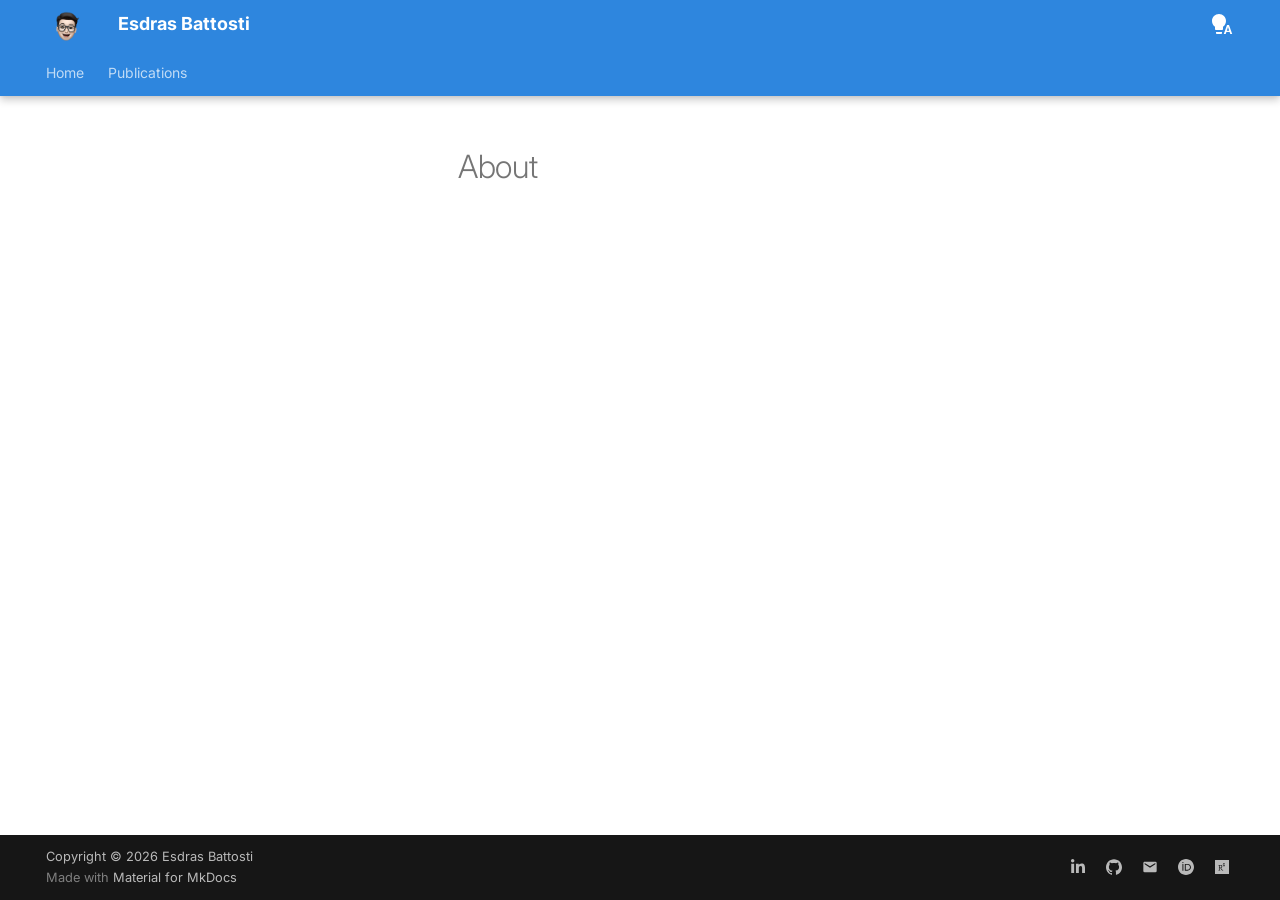
<file: about/index.html>
<!doctype html>
<html lang="en" class="no-js">
  <head>
    
      <meta charset="utf-8">
      <meta name="viewport" content="width=device-width,initial-scale=1">
      
        <meta name="description" content="PhD candidate in Electrical Engineering at UTFPR & Researcher in Control Systems">
      
      
        <meta name="author" content="Esdras Battosti">
      
      
      
      
      
        
      
      
      <link rel="icon" href="../assets/icon.png">
      <meta name="generator" content="mkdocs-1.6.1, mkdocs-material-9.7.6">
    
    
      
        <title>About - Esdras Battosti</title>
      
    
    
  
      <link rel="stylesheet" href="../assets/stylesheets/main.484c7ddc.min.css">
      
        
        <link rel="stylesheet" href="../assets/stylesheets/palette.ab4e12ef.min.css">
      
      


    
  

    
      
    
    
      
        
        
        <link rel="preconnect" href="https://fonts.gstatic.com" crossorigin>
        <link rel="stylesheet" href="https://fonts.googleapis.com/css?family=Inter:300,300i,400,400i,700,700i%7CJetBrains+Mono:400,400i,700,700i&display=fallback">
        <style>:root{--md-text-font:"Inter";--md-code-font:"JetBrains Mono"}</style>
      
    
    
      <link rel="stylesheet" href="../css/extra.css">
    
    <script>__md_scope=new URL("..",location),__md_hash=e=>[...e].reduce(((e,_)=>(e<<5)-e+_.charCodeAt(0)),0),__md_get=(e,_=localStorage,t=__md_scope)=>JSON.parse(_.getItem(t.pathname+"."+e)),__md_set=(e,_,t=localStorage,a=__md_scope)=>{try{t.setItem(a.pathname+"."+e,JSON.stringify(_))}catch(e){}}</script>
    
      

    
    
  </head>
  
  
    
    
      
    
    
    
    
    <body dir="ltr" data-md-color-scheme="default" data-md-color-primary="indigo" data-md-color-accent="indigo">
  
    
    <input class="md-toggle" data-md-toggle="drawer" type="checkbox" id="__drawer" autocomplete="off">
    <input class="md-toggle" data-md-toggle="search" type="checkbox" id="__search" autocomplete="off">
    <label class="md-overlay" for="__drawer"></label>
    <div data-md-component="skip">
      
    </div>
    <div data-md-component="announce">
      
    </div>
    
    
      

  

<header class="md-header md-header--shadow md-header--lifted" data-md-component="header">
  <nav class="md-header__inner md-grid" aria-label="Header">
    <a href=".." title="Esdras Battosti" class="md-header__button md-logo" aria-label="Esdras Battosti" data-md-component="logo">
      
  <img src="../assets/icon.png" alt="logo">

    </a>
    <label class="md-header__button md-icon" for="__drawer">
      
      <svg xmlns="http://www.w3.org/2000/svg" viewBox="0 0 24 24"><path d="M3 6h18v2H3zm0 5h18v2H3zm0 5h18v2H3z"/></svg>
    </label>
    <div class="md-header__title" data-md-component="header-title">
      <div class="md-header__ellipsis">
        <div class="md-header__topic">
          <span class="md-ellipsis">
            Esdras Battosti
          </span>
        </div>
        <div class="md-header__topic" data-md-component="header-topic">
          <span class="md-ellipsis">
            
              About
            
          </span>
        </div>
      </div>
    </div>
    
      
        <form class="md-header__option" data-md-component="palette">
  
    
    
    
    <input class="md-option" data-md-color-media="(prefers-color-scheme)" data-md-color-scheme="default" data-md-color-primary="indigo" data-md-color-accent="indigo"  aria-label="Switch to dark mode"  type="radio" name="__palette" id="__palette_0">
    
      <label class="md-header__button md-icon" title="Switch to dark mode" for="__palette_1" hidden>
        <svg xmlns="http://www.w3.org/2000/svg" viewBox="0 0 24 24"><path d="M9 2C5.13 2 2 5.13 2 9c0 2.38 1.19 4.47 3 5.74V17c0 .55.45 1 1 1h6c.55 0 1-.45 1-1v-2.26c1.81-1.27 3-3.36 3-5.74 0-3.87-3.13-7-7-7M6 21c0 .55.45 1 1 1h4c.55 0 1-.45 1-1v-1H6zm13-8h-2l-3.2 9h1.9l.7-2h3.2l.7 2h1.9zm-2.15 5.65L18 15l1.15 3.65z"/></svg>
      </label>
    
  
    
    
    
    <input class="md-option" data-md-color-media="(prefers-color-scheme: dark)" data-md-color-scheme="slate" data-md-color-primary="custom" data-md-color-accent="custom"  aria-label="Switch to light mode"  type="radio" name="__palette" id="__palette_1">
    
      <label class="md-header__button md-icon" title="Switch to light mode" for="__palette_2" hidden>
        <svg xmlns="http://www.w3.org/2000/svg" viewBox="0 0 24 24"><path d="M12 2a7 7 0 0 1 7 7c0 2.38-1.19 4.47-3 5.74V17a1 1 0 0 1-1 1H9a1 1 0 0 1-1-1v-2.26C6.19 13.47 5 11.38 5 9a7 7 0 0 1 7-7M9 21v-1h6v1a1 1 0 0 1-1 1h-4a1 1 0 0 1-1-1m3-17a5 5 0 0 0-5 5c0 2.05 1.23 3.81 3 4.58V16h4v-2.42c1.77-.77 3-2.53 3-4.58a5 5 0 0 0-5-5"/></svg>
      </label>
    
  
    
    
    
    <input class="md-option" data-md-color-media="(prefers-color-scheme: light)" data-md-color-scheme="default" data-md-color-primary="custom" data-md-color-accent="custom"  aria-label="Switch to system preference"  type="radio" name="__palette" id="__palette_2">
    
      <label class="md-header__button md-icon" title="Switch to system preference" for="__palette_0" hidden>
        <svg xmlns="http://www.w3.org/2000/svg" viewBox="0 0 24 24"><path d="M12 6a6 6 0 0 1 6 6c0 2.22-1.21 4.16-3 5.2V19a1 1 0 0 1-1 1h-4a1 1 0 0 1-1-1v-1.8c-1.79-1.04-3-2.98-3-5.2a6 6 0 0 1 6-6m2 15v1a1 1 0 0 1-1 1h-2a1 1 0 0 1-1-1v-1zm6-10h3v2h-3zM1 11h3v2H1zM13 1v3h-2V1zM4.92 3.5l2.13 2.14-1.42 1.41L3.5 4.93zm12.03 2.13 2.12-2.13 1.43 1.43-2.13 2.12z"/></svg>
      </label>
    
  
</form>
      
    
    
      <script>var palette=__md_get("__palette");if(palette&&palette.color){if("(prefers-color-scheme)"===palette.color.media){var media=matchMedia("(prefers-color-scheme: light)"),input=document.querySelector(media.matches?"[data-md-color-media='(prefers-color-scheme: light)']":"[data-md-color-media='(prefers-color-scheme: dark)']");palette.color.media=input.getAttribute("data-md-color-media"),palette.color.scheme=input.getAttribute("data-md-color-scheme"),palette.color.primary=input.getAttribute("data-md-color-primary"),palette.color.accent=input.getAttribute("data-md-color-accent")}for(var[key,value]of Object.entries(palette.color))document.body.setAttribute("data-md-color-"+key,value)}</script>
    
    
    
      
      
    
    
  </nav>
  
    
      
<nav class="md-tabs" aria-label="Tabs" data-md-component="tabs">
  <div class="md-grid">
    <ul class="md-tabs__list">
      
        
  
  
  
  
    <li class="md-tabs__item">
      <a href=".." class="md-tabs__link">
        
  
  
    
  
  Home

      </a>
    </li>
  

      
        
  
  
  
  
    <li class="md-tabs__item">
      <a href="../publications/" class="md-tabs__link">
        
  
  
    
  
  Publications

      </a>
    </li>
  

      
    </ul>
  </div>
</nav>
    
  
</header>
    
    <div class="md-container" data-md-component="container">
      
      
        
      
      <main class="md-main" data-md-component="main">
        <div class="md-main__inner md-grid">
          
            
              
              <div class="md-sidebar md-sidebar--primary" data-md-component="sidebar" data-md-type="navigation" >
                <div class="md-sidebar__scrollwrap">
                  <div class="md-sidebar__inner">
                    


  


  

<nav class="md-nav md-nav--primary md-nav--lifted md-nav--integrated" aria-label="Navigation" data-md-level="0">
  <label class="md-nav__title" for="__drawer">
    <a href=".." title="Esdras Battosti" class="md-nav__button md-logo" aria-label="Esdras Battosti" data-md-component="logo">
      
  <img src="../assets/icon.png" alt="logo">

    </a>
    Esdras Battosti
  </label>
  
  <ul class="md-nav__list" data-md-scrollfix>
    
      
      
  
  
  
  
    <li class="md-nav__item">
      <a href=".." class="md-nav__link">
        
  
  
  <span class="md-ellipsis">
    
  
    Home
  

    
  </span>
  
  

      </a>
    </li>
  

    
      
      
  
  
  
  
    <li class="md-nav__item">
      <a href="../publications/" class="md-nav__link">
        
  
  
  <span class="md-ellipsis">
    
  
    Publications
  

    
  </span>
  
  

      </a>
    </li>
  

    
  </ul>
</nav>
                  </div>
                </div>
              </div>
            
            
          
          
            <div class="md-content" data-md-component="content">
              
              <article class="md-content__inner md-typeset">
                
                  



  <h1>About</h1>














                
              </article>
            </div>
          
          
<script>var target=document.getElementById(location.hash.slice(1));target&&target.name&&(target.checked=target.name.startsWith("__tabbed_"))</script>
        </div>
        
          <button type="button" class="md-top md-icon" data-md-component="top" hidden>
  
  <svg xmlns="http://www.w3.org/2000/svg" viewBox="0 0 24 24"><path d="M13 20h-2V8l-5.5 5.5-1.42-1.42L12 4.16l7.92 7.92-1.42 1.42L13 8z"/></svg>
  Back to top
</button>
        
      </main>
      
        <footer class="md-footer">
  
  <div class="md-footer-meta md-typeset">
    <div class="md-footer-meta__inner md-grid">
      <div class="md-copyright">
  
    <div class="md-copyright__highlight">
      Copyright &copy; 2026 Esdras Battosti
    </div>
  
  
    Made with
    <a href="https://squidfunk.github.io/mkdocs-material/" target="_blank" rel="noopener">
      Material for MkDocs
    </a>
  
</div>
      
        
<div class="md-social">
  
    
    
    
    
      
      
    
    <a href="https://linkedin.com/esdrasbattosti" target="_blank" rel="noopener" title="linkedin.com" class="md-social__link">
      <svg xmlns="http://www.w3.org/2000/svg" viewBox="0 0 448 512"><!--! Font Awesome Free 7.1.0 by @fontawesome - https://fontawesome.com License - https://fontawesome.com/license/free (Icons: CC BY 4.0, Fonts: SIL OFL 1.1, Code: MIT License) Copyright 2025 Fonticons, Inc.--><path d="M100.3 448H7.4V148.9h92.9zM53.8 108.1C24.1 108.1 0 83.5 0 53.8c0-14.3 5.7-27.9 15.8-38S39.6 0 53.8 0s27.9 5.7 38 15.8 15.8 23.8 15.8 38c0 29.7-24.1 54.3-53.8 54.3M447.9 448h-92.7V302.4c0-34.7-.7-79.2-48.3-79.2-48.3 0-55.7 37.7-55.7 76.7V448h-92.8V148.9h89.1v40.8h1.3c12.4-23.5 42.7-48.3 87.9-48.3 94 0 111.3 61.9 111.3 142.3V448z"/></svg>
    </a>
  
    
    
    
    
      
      
    
    <a href="https://github.com/ximiraxelo" target="_blank" rel="noopener" title="github.com" class="md-social__link">
      <svg xmlns="http://www.w3.org/2000/svg" viewBox="0 0 24 24"><path d="M12 .297c-6.63 0-12 5.373-12 12 0 5.303 3.438 9.8 8.205 11.385.6.113.82-.258.82-.577 0-.285-.01-1.04-.015-2.04-3.338.724-4.042-1.61-4.042-1.61C4.422 18.07 3.633 17.7 3.633 17.7c-1.087-.744.084-.729.084-.729 1.205.084 1.838 1.236 1.838 1.236 1.07 1.835 2.809 1.305 3.495.998.108-.776.417-1.305.76-1.605-2.665-.3-5.466-1.332-5.466-5.93 0-1.31.465-2.38 1.235-3.22-.135-.303-.54-1.523.105-3.176 0 0 1.005-.322 3.3 1.23.96-.267 1.98-.399 3-.405 1.02.006 2.04.138 3 .405 2.28-1.552 3.285-1.23 3.285-1.23.645 1.653.24 2.873.12 3.176.765.84 1.23 1.91 1.23 3.22 0 4.61-2.805 5.625-5.475 5.92.42.36.81 1.096.81 2.22 0 1.606-.015 2.896-.015 3.286 0 .315.21.69.825.57C20.565 22.092 24 17.592 24 12.297c0-6.627-5.373-12-12-12"/></svg>
    </a>
  
    
    
    
    
    <a href="mailto:esdras.2019@alunos.utfpr.edu.br" target="_blank" rel="noopener" title="" class="md-social__link">
      <svg xmlns="http://www.w3.org/2000/svg" viewBox="0 0 24 24"><path d="m20 8-8 5-8-5V6l8 5 8-5m0-2H4c-1.11 0-2 .89-2 2v12a2 2 0 0 0 2 2h16a2 2 0 0 0 2-2V6a2 2 0 0 0-2-2"/></svg>
    </a>
  
    
    
    
    
      
      
    
    <a href="https://orcid.org/0000-0002-9288-6376" target="_blank" rel="noopener" title="orcid.org" class="md-social__link">
      <svg xmlns="http://www.w3.org/2000/svg" viewBox="0 0 24 24"><path d="M12 0C5.372 0 0 5.372 0 12s5.372 12 12 12 12-5.372 12-12S18.628 0 12 0M7.369 4.378c.525 0 .947.431.947.947s-.422.947-.947.947a.95.95 0 0 1-.947-.947c0-.525.422-.947.947-.947m-.722 3.038h1.444v10.041H6.647zm3.562 0h3.9c3.712 0 5.344 2.653 5.344 5.025 0 2.578-2.016 5.025-5.325 5.025h-3.919zm1.444 1.303v7.444h2.297c3.272 0 4.022-2.484 4.022-3.722 0-2.016-1.284-3.722-4.097-3.722z"/></svg>
    </a>
  
    
    
    
    
      
      
    
    <a href="https://www.researchgate.net/profile/Esdras-Battosti-Da-Silva" target="_blank" rel="noopener" title="www.researchgate.net" class="md-social__link">
      <svg xmlns="http://www.w3.org/2000/svg" viewBox="0 0 448 512"><!--! Font Awesome Free 7.1.0 by @fontawesome - https://fontawesome.com License - https://fontawesome.com/license/free (Icons: CC BY 4.0, Fonts: SIL OFL 1.1, Code: MIT License) Copyright 2025 Fonticons, Inc.--><path d="M0 32v448h448V32zm262.2 334.4c-6.6 3-33.2 6-50-14.2-9.2-10.6-25.3-33.3-42.2-63.6-8.9 0-14.7 0-21.4-.6v46.4c0 23.5 6 21.2 25.8 23.9v8.1c-6.9-.3-23.1-.8-35.6-.8-13.1 0-26.1.6-33.6.8v-8.1c15.5-2.9 22-1.3 22-23.9V225c0-22.6-6.4-21-22-23.9V193c25.8 1 53.1-.6 70.9-.6 31.7 0 55.9 14.4 55.9 45.6 0 21.1-16.7 42.2-39.2 47.5 13.6 24.2 30 45.6 42.2 58.9 7.2 7.8 17.2 14.7 27.2 14.7zm22.9-135c-23.3 0-32.2-15.7-32.2-32.2V167c0-12.2 8.8-30.4 34-30.4s30.4 17.9 30.4 17.9l-10.7 7.2s-5.5-12.5-19.7-12.5c-7.9 0-19.7 7.3-19.7 19.7v26.8c0 13.4 6.6 23.3 17.9 23.3 14.1 0 21.5-10.9 21.5-26.8h-17.9v-10.7h30.4c0 20.5 4.7 49.9-34 49.9m-116.5 44.7c-9.4 0-13.6-.3-20-.8v-69.7c6.4-.6 15-.6 22.5-.6 23.3 0 37.2 12.2 37.2 34.5 0 21.9-15 36.6-39.7 36.6"/></svg>
    </a>
  
</div>
      
    </div>
  </div>
</footer>
      
    </div>
    <div class="md-dialog" data-md-component="dialog">
      <div class="md-dialog__inner md-typeset"></div>
    </div>
    
    
    
      
      
      <script id="__config" type="application/json">{"annotate": null, "base": "..", "features": ["navigation.tracking", "navigation.sections", "navigation.tabs", "navigation.tabs.sticky", "navigation.top", "toc.follow", "toc.integrate", "content.tooltips"], "search": "../assets/javascripts/workers/search.2c215733.min.js", "tags": null, "translations": {"clipboard.copied": "Copied to clipboard", "clipboard.copy": "Copy to clipboard", "search.result.more.one": "1 more on this page", "search.result.more.other": "# more on this page", "search.result.none": "No matching documents", "search.result.one": "1 matching document", "search.result.other": "# matching documents", "search.result.placeholder": "Type to start searching", "search.result.term.missing": "Missing", "select.version": "Select version"}, "version": null}</script>
    
    
      <script src="../assets/javascripts/bundle.79ae519e.min.js"></script>
      
    
  </body>
</html>
</file>
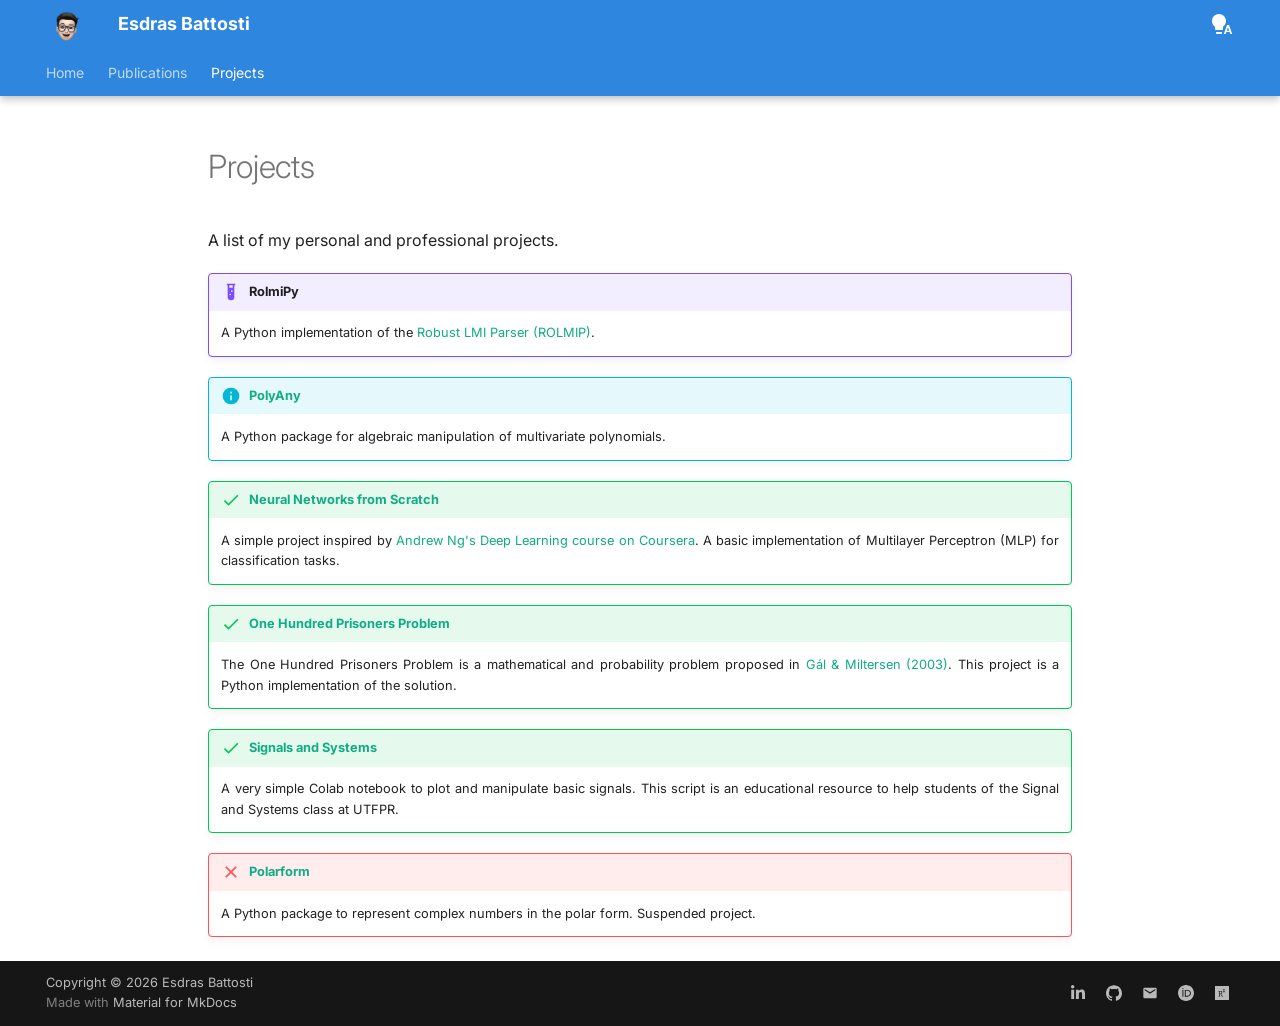
<file: projects/index.html>
<!doctype html>
<html lang="en" class="no-js">
  <head>
    
      <meta charset="utf-8">
      <meta name="viewport" content="width=device-width,initial-scale=1">
      
        <meta name="description" content="PhD candidate in Electrical Engineering at UTFPR & Researcher in Control Systems">
      
      
        <meta name="author" content="Esdras Battosti">
      
      
      
        <link rel="prev" href="../publications/">
      
      
      
        
      
      
      <link rel="icon" href="../assets/icon.png">
      <meta name="generator" content="mkdocs-1.6.1, mkdocs-material-9.7.6">
    
    
      
        <title>Projects - Esdras Battosti</title>
      
    
    
  
      <link rel="stylesheet" href="../assets/stylesheets/main.484c7ddc.min.css">
      
        
        <link rel="stylesheet" href="../assets/stylesheets/palette.ab4e12ef.min.css">
      
      


    
  

    
      
    
    
      
        
        
        <link rel="preconnect" href="https://fonts.gstatic.com" crossorigin>
        <link rel="stylesheet" href="https://fonts.googleapis.com/css?family=Inter:300,300i,400,400i,700,700i%7CJetBrains+Mono:400,400i,700,700i&display=fallback">
        <style>:root{--md-text-font:"Inter";--md-code-font:"JetBrains Mono"}</style>
      
    
    
      <link rel="stylesheet" href="../css/extra.css">
    
      <link rel="stylesheet" href="../css/neoteroi-mkdocs.css">
    
    <script>__md_scope=new URL("..",location),__md_hash=e=>[...e].reduce(((e,_)=>(e<<5)-e+_.charCodeAt(0)),0),__md_get=(e,_=localStorage,t=__md_scope)=>JSON.parse(_.getItem(t.pathname+"."+e)),__md_set=(e,_,t=localStorage,a=__md_scope)=>{try{t.setItem(a.pathname+"."+e,JSON.stringify(_))}catch(e){}}</script>
    
      

    
    
  </head>
  
  
    
    
      
    
    
    
    
    <body dir="ltr" data-md-color-scheme="default" data-md-color-primary="indigo" data-md-color-accent="indigo">
  
    
    <input class="md-toggle" data-md-toggle="drawer" type="checkbox" id="__drawer" autocomplete="off">
    <input class="md-toggle" data-md-toggle="search" type="checkbox" id="__search" autocomplete="off">
    <label class="md-overlay" for="__drawer"></label>
    <div data-md-component="skip">
      
        
        <a href="#projects" class="md-skip">
          Skip to content
        </a>
      
    </div>
    <div data-md-component="announce">
      
    </div>
    
    
      

  

<header class="md-header md-header--shadow md-header--lifted" data-md-component="header">
  <nav class="md-header__inner md-grid" aria-label="Header">
    <a href=".." title="Esdras Battosti" class="md-header__button md-logo" aria-label="Esdras Battosti" data-md-component="logo">
      
  <img src="../assets/icon.png" alt="logo">

    </a>
    <label class="md-header__button md-icon" for="__drawer">
      
      <svg xmlns="http://www.w3.org/2000/svg" viewBox="0 0 24 24"><path d="M3 6h18v2H3zm0 5h18v2H3zm0 5h18v2H3z"/></svg>
    </label>
    <div class="md-header__title" data-md-component="header-title">
      <div class="md-header__ellipsis">
        <div class="md-header__topic">
          <span class="md-ellipsis">
            Esdras Battosti
          </span>
        </div>
        <div class="md-header__topic" data-md-component="header-topic">
          <span class="md-ellipsis">
            
              Projects
            
          </span>
        </div>
      </div>
    </div>
    
      
        <form class="md-header__option" data-md-component="palette">
  
    
    
    
    <input class="md-option" data-md-color-media="(prefers-color-scheme)" data-md-color-scheme="default" data-md-color-primary="indigo" data-md-color-accent="indigo"  aria-label="Switch to dark mode"  type="radio" name="__palette" id="__palette_0">
    
      <label class="md-header__button md-icon" title="Switch to dark mode" for="__palette_1" hidden>
        <svg xmlns="http://www.w3.org/2000/svg" viewBox="0 0 24 24"><path d="M9 2C5.13 2 2 5.13 2 9c0 2.38 1.19 4.47 3 5.74V17c0 .55.45 1 1 1h6c.55 0 1-.45 1-1v-2.26c1.81-1.27 3-3.36 3-5.74 0-3.87-3.13-7-7-7M6 21c0 .55.45 1 1 1h4c.55 0 1-.45 1-1v-1H6zm13-8h-2l-3.2 9h1.9l.7-2h3.2l.7 2h1.9zm-2.15 5.65L18 15l1.15 3.65z"/></svg>
      </label>
    
  
    
    
    
    <input class="md-option" data-md-color-media="(prefers-color-scheme: dark)" data-md-color-scheme="slate" data-md-color-primary="custom" data-md-color-accent="custom"  aria-label="Switch to light mode"  type="radio" name="__palette" id="__palette_1">
    
      <label class="md-header__button md-icon" title="Switch to light mode" for="__palette_2" hidden>
        <svg xmlns="http://www.w3.org/2000/svg" viewBox="0 0 24 24"><path d="M12 2a7 7 0 0 1 7 7c0 2.38-1.19 4.47-3 5.74V17a1 1 0 0 1-1 1H9a1 1 0 0 1-1-1v-2.26C6.19 13.47 5 11.38 5 9a7 7 0 0 1 7-7M9 21v-1h6v1a1 1 0 0 1-1 1h-4a1 1 0 0 1-1-1m3-17a5 5 0 0 0-5 5c0 2.05 1.23 3.81 3 4.58V16h4v-2.42c1.77-.77 3-2.53 3-4.58a5 5 0 0 0-5-5"/></svg>
      </label>
    
  
    
    
    
    <input class="md-option" data-md-color-media="(prefers-color-scheme: light)" data-md-color-scheme="default" data-md-color-primary="custom" data-md-color-accent="custom"  aria-label="Switch to system preference"  type="radio" name="__palette" id="__palette_2">
    
      <label class="md-header__button md-icon" title="Switch to system preference" for="__palette_0" hidden>
        <svg xmlns="http://www.w3.org/2000/svg" viewBox="0 0 24 24"><path d="M12 6a6 6 0 0 1 6 6c0 2.22-1.21 4.16-3 5.2V19a1 1 0 0 1-1 1h-4a1 1 0 0 1-1-1v-1.8c-1.79-1.04-3-2.98-3-5.2a6 6 0 0 1 6-6m2 15v1a1 1 0 0 1-1 1h-2a1 1 0 0 1-1-1v-1zm6-10h3v2h-3zM1 11h3v2H1zM13 1v3h-2V1zM4.92 3.5l2.13 2.14-1.42 1.41L3.5 4.93zm12.03 2.13 2.12-2.13 1.43 1.43-2.13 2.12z"/></svg>
      </label>
    
  
</form>
      
    
    
      <script>var palette=__md_get("__palette");if(palette&&palette.color){if("(prefers-color-scheme)"===palette.color.media){var media=matchMedia("(prefers-color-scheme: light)"),input=document.querySelector(media.matches?"[data-md-color-media='(prefers-color-scheme: light)']":"[data-md-color-media='(prefers-color-scheme: dark)']");palette.color.media=input.getAttribute("data-md-color-media"),palette.color.scheme=input.getAttribute("data-md-color-scheme"),palette.color.primary=input.getAttribute("data-md-color-primary"),palette.color.accent=input.getAttribute("data-md-color-accent")}for(var[key,value]of Object.entries(palette.color))document.body.setAttribute("data-md-color-"+key,value)}</script>
    
    
    
      
      
    
    
  </nav>
  
    
      
<nav class="md-tabs" aria-label="Tabs" data-md-component="tabs">
  <div class="md-grid">
    <ul class="md-tabs__list">
      
        
  
  
  
  
    <li class="md-tabs__item">
      <a href=".." class="md-tabs__link">
        
  
  
    
  
  Home

      </a>
    </li>
  

      
        
  
  
  
  
    <li class="md-tabs__item">
      <a href="../publications/" class="md-tabs__link">
        
  
  
    
  
  Publications

      </a>
    </li>
  

      
        
  
  
  
    
  
  
    <li class="md-tabs__item md-tabs__item--active">
      <a href="./" class="md-tabs__link">
        
  
  
    
  
  Projects

      </a>
    </li>
  

      
    </ul>
  </div>
</nav>
    
  
</header>
    
    <div class="md-container" data-md-component="container">
      
      
        
      
      <main class="md-main" data-md-component="main">
        <div class="md-main__inner md-grid">
          
            
              
                
              
              <div class="md-sidebar md-sidebar--primary" data-md-component="sidebar" data-md-type="navigation" hidden>
                <div class="md-sidebar__scrollwrap">
                  <div class="md-sidebar__inner">
                    


  


  

<nav class="md-nav md-nav--primary md-nav--lifted md-nav--integrated" aria-label="Navigation" data-md-level="0">
  <label class="md-nav__title" for="__drawer">
    <a href=".." title="Esdras Battosti" class="md-nav__button md-logo" aria-label="Esdras Battosti" data-md-component="logo">
      
  <img src="../assets/icon.png" alt="logo">

    </a>
    Esdras Battosti
  </label>
  
  <ul class="md-nav__list" data-md-scrollfix>
    
      
      
  
  
  
  
    <li class="md-nav__item">
      <a href=".." class="md-nav__link">
        
  
  
  <span class="md-ellipsis">
    
  
    Home
  

    
  </span>
  
  

      </a>
    </li>
  

    
      
      
  
  
  
  
    <li class="md-nav__item">
      <a href="../publications/" class="md-nav__link">
        
  
  
  <span class="md-ellipsis">
    
  
    Publications
  

    
  </span>
  
  

      </a>
    </li>
  

    
      
      
  
  
    
  
  
  
    <li class="md-nav__item md-nav__item--active">
      
      <input class="md-nav__toggle md-toggle" type="checkbox" id="__toc">
      
      
        
      
      
      <a href="./" class="md-nav__link md-nav__link--active">
        
  
  
  <span class="md-ellipsis">
    
  
    Projects
  

    
  </span>
  
  

      </a>
      
    </li>
  

    
  </ul>
</nav>
                  </div>
                </div>
              </div>
            
            
          
          
            <div class="md-content" data-md-component="content">
              
              <article class="md-content__inner md-typeset">
                
                  
  




<h1 id="projects">Projects</h1>
<p>A list of my personal and professional projects.</p>
<div class="admonition example">
<p class="admonition-title">RolmiPy</p>
<p>A Python implementation of the <a href="https://rolmip.github.io/">Robust LMI Parser (ROLMIP)</a>.</p>
</div>
<div class="admonition info">
<p class="admonition-title"><a href="https://rolmip.github.io/polyany/">PolyAny</a></p>
<p>A Python package for algebraic manipulation of multivariate polynomials.</p>
</div>
<div class="admonition success">
<p class="admonition-title"><a href="https://github.com/ximiraxelo/neural_network_from_scratch">Neural Networks from Scratch</a></p>
<p>A simple project inspired by <a href="https://www.coursera.org/learn/neural-networks-deep-learning">Andrew Ng's Deep Learning course on Coursera</a>. A basic implementation of Multilayer Perceptron (MLP) for classification tasks.</p>
</div>
<div class="admonition success">
<p class="admonition-title"><a href="https://github.com/ximiraxelo/one_hundred_prisoners_problem">One Hundred Prisoners Problem</a></p>
<p>The One Hundred Prisoners Problem is a mathematical and probability problem proposed in <a href="https://doi.org/10.1007/3-540-45061-0_28">Gál &amp; Miltersen (2003)</a>. This project is a Python implementation of the solution.</p>
</div>
<div class="admonition success">
<p class="admonition-title"><a href="https://colab.research.google.com/drive/1w0Nrm_psNUltSSIEIg266HP4ACP4Ks0j?usp=sharing">Signals and Systems</a></p>
<p>A very simple Colab notebook to plot and manipulate basic signals. This script is an educational resource to help students of the Signal and Systems class at UTFPR.</p>
</div>
<div class="admonition failure">
<p class="admonition-title"><a href="https://github.com/ximiraxelo/polarform">Polarform</a></p>
<p>A Python package to represent complex numbers in the polar form. Suspended project.</p>
</div>







  
  




  



                
              </article>
            </div>
          
          
<script>var target=document.getElementById(location.hash.slice(1));target&&target.name&&(target.checked=target.name.startsWith("__tabbed_"))</script>
        </div>
        
          <button type="button" class="md-top md-icon" data-md-component="top" hidden>
  
  <svg xmlns="http://www.w3.org/2000/svg" viewBox="0 0 24 24"><path d="M13 20h-2V8l-5.5 5.5-1.42-1.42L12 4.16l7.92 7.92-1.42 1.42L13 8z"/></svg>
  Back to top
</button>
        
      </main>
      
        <footer class="md-footer">
  
  <div class="md-footer-meta md-typeset">
    <div class="md-footer-meta__inner md-grid">
      <div class="md-copyright">
  
    <div class="md-copyright__highlight">
      Copyright &copy; 2026 Esdras Battosti
    </div>
  
  
    Made with
    <a href="https://squidfunk.github.io/mkdocs-material/" target="_blank" rel="noopener">
      Material for MkDocs
    </a>
  
</div>
      
        
<div class="md-social">
  
    
    
    
    
      
      
    
    <a href="https://linkedin.com/esdrasbattosti" target="_blank" rel="noopener" title="linkedin.com" class="md-social__link">
      <svg xmlns="http://www.w3.org/2000/svg" viewBox="0 0 448 512"><!--! Font Awesome Free 7.1.0 by @fontawesome - https://fontawesome.com License - https://fontawesome.com/license/free (Icons: CC BY 4.0, Fonts: SIL OFL 1.1, Code: MIT License) Copyright 2025 Fonticons, Inc.--><path d="M100.3 448H7.4V148.9h92.9zM53.8 108.1C24.1 108.1 0 83.5 0 53.8c0-14.3 5.7-27.9 15.8-38S39.6 0 53.8 0s27.9 5.7 38 15.8 15.8 23.8 15.8 38c0 29.7-24.1 54.3-53.8 54.3M447.9 448h-92.7V302.4c0-34.7-.7-79.2-48.3-79.2-48.3 0-55.7 37.7-55.7 76.7V448h-92.8V148.9h89.1v40.8h1.3c12.4-23.5 42.7-48.3 87.9-48.3 94 0 111.3 61.9 111.3 142.3V448z"/></svg>
    </a>
  
    
    
    
    
      
      
    
    <a href="https://github.com/ximiraxelo" target="_blank" rel="noopener" title="github.com" class="md-social__link">
      <svg xmlns="http://www.w3.org/2000/svg" viewBox="0 0 24 24"><path d="M12 .297c-6.63 0-12 5.373-12 12 0 5.303 3.438 9.8 8.205 11.385.6.113.82-.258.82-.577 0-.285-.01-1.04-.015-2.04-3.338.724-4.042-1.61-4.042-1.61C4.422 18.07 3.633 17.7 3.633 17.7c-1.087-.744.084-.729.084-.729 1.205.084 1.838 1.236 1.838 1.236 1.07 1.835 2.809 1.305 3.495.998.108-.776.417-1.305.76-1.605-2.665-.3-5.466-1.332-5.466-5.93 0-1.31.465-2.38 1.235-3.22-.135-.303-.54-1.523.105-3.176 0 0 1.005-.322 3.3 1.23.96-.267 1.98-.399 3-.405 1.02.006 2.04.138 3 .405 2.28-1.552 3.285-1.23 3.285-1.23.645 1.653.24 2.873.12 3.176.765.84 1.23 1.91 1.23 3.22 0 4.61-2.805 5.625-5.475 5.92.42.36.81 1.096.81 2.22 0 1.606-.015 2.896-.015 3.286 0 .315.21.69.825.57C20.565 22.092 24 17.592 24 12.297c0-6.627-5.373-12-12-12"/></svg>
    </a>
  
    
    
    
    
    <a href="mailto:esdras.2019@alunos.utfpr.edu.br" target="_blank" rel="noopener" title="" class="md-social__link">
      <svg xmlns="http://www.w3.org/2000/svg" viewBox="0 0 24 24"><path d="m20 8-8 5-8-5V6l8 5 8-5m0-2H4c-1.11 0-2 .89-2 2v12a2 2 0 0 0 2 2h16a2 2 0 0 0 2-2V6a2 2 0 0 0-2-2"/></svg>
    </a>
  
    
    
    
    
      
      
    
    <a href="https://orcid.org/0000-0002-9288-6376" target="_blank" rel="noopener" title="orcid.org" class="md-social__link">
      <svg xmlns="http://www.w3.org/2000/svg" viewBox="0 0 24 24"><path d="M12 0C5.372 0 0 5.372 0 12s5.372 12 12 12 12-5.372 12-12S18.628 0 12 0M7.369 4.378c.525 0 .947.431.947.947s-.422.947-.947.947a.95.95 0 0 1-.947-.947c0-.525.422-.947.947-.947m-.722 3.038h1.444v10.041H6.647zm3.562 0h3.9c3.712 0 5.344 2.653 5.344 5.025 0 2.578-2.016 5.025-5.325 5.025h-3.919zm1.444 1.303v7.444h2.297c3.272 0 4.022-2.484 4.022-3.722 0-2.016-1.284-3.722-4.097-3.722z"/></svg>
    </a>
  
    
    
    
    
      
      
    
    <a href="https://www.researchgate.net/profile/Esdras-Battosti-Da-Silva" target="_blank" rel="noopener" title="www.researchgate.net" class="md-social__link">
      <svg xmlns="http://www.w3.org/2000/svg" viewBox="0 0 448 512"><!--! Font Awesome Free 7.1.0 by @fontawesome - https://fontawesome.com License - https://fontawesome.com/license/free (Icons: CC BY 4.0, Fonts: SIL OFL 1.1, Code: MIT License) Copyright 2025 Fonticons, Inc.--><path d="M0 32v448h448V32zm262.2 334.4c-6.6 3-33.2 6-50-14.2-9.2-10.6-25.3-33.3-42.2-63.6-8.9 0-14.7 0-21.4-.6v46.4c0 23.5 6 21.2 25.8 23.9v8.1c-6.9-.3-23.1-.8-35.6-.8-13.1 0-26.1.6-33.6.8v-8.1c15.5-2.9 22-1.3 22-23.9V225c0-22.6-6.4-21-22-23.9V193c25.8 1 53.1-.6 70.9-.6 31.7 0 55.9 14.4 55.9 45.6 0 21.1-16.7 42.2-39.2 47.5 13.6 24.2 30 45.6 42.2 58.9 7.2 7.8 17.2 14.7 27.2 14.7zm22.9-135c-23.3 0-32.2-15.7-32.2-32.2V167c0-12.2 8.8-30.4 34-30.4s30.4 17.9 30.4 17.9l-10.7 7.2s-5.5-12.5-19.7-12.5c-7.9 0-19.7 7.3-19.7 19.7v26.8c0 13.4 6.6 23.3 17.9 23.3 14.1 0 21.5-10.9 21.5-26.8h-17.9v-10.7h30.4c0 20.5 4.7 49.9-34 49.9m-116.5 44.7c-9.4 0-13.6-.3-20-.8v-69.7c6.4-.6 15-.6 22.5-.6 23.3 0 37.2 12.2 37.2 34.5 0 21.9-15 36.6-39.7 36.6"/></svg>
    </a>
  
</div>
      
    </div>
  </div>
</footer>
      
    </div>
    <div class="md-dialog" data-md-component="dialog">
      <div class="md-dialog__inner md-typeset"></div>
    </div>
    
    
    
      
      
      <script id="__config" type="application/json">{"annotate": null, "base": "..", "features": ["navigation.tracking", "navigation.sections", "navigation.tabs", "navigation.tabs.sticky", "navigation.top", "toc.follow", "toc.integrate", "content.tooltips"], "search": "../assets/javascripts/workers/search.2c215733.min.js", "tags": null, "translations": {"clipboard.copied": "Copied to clipboard", "clipboard.copy": "Copy to clipboard", "search.result.more.one": "1 more on this page", "search.result.more.other": "# more on this page", "search.result.none": "No matching documents", "search.result.one": "1 matching document", "search.result.other": "# matching documents", "search.result.placeholder": "Type to start searching", "search.result.term.missing": "Missing", "select.version": "Select version"}, "version": null}</script>
    
    
      <script src="../assets/javascripts/bundle.79ae519e.min.js"></script>
      
    
  </body>
</html>
</file>
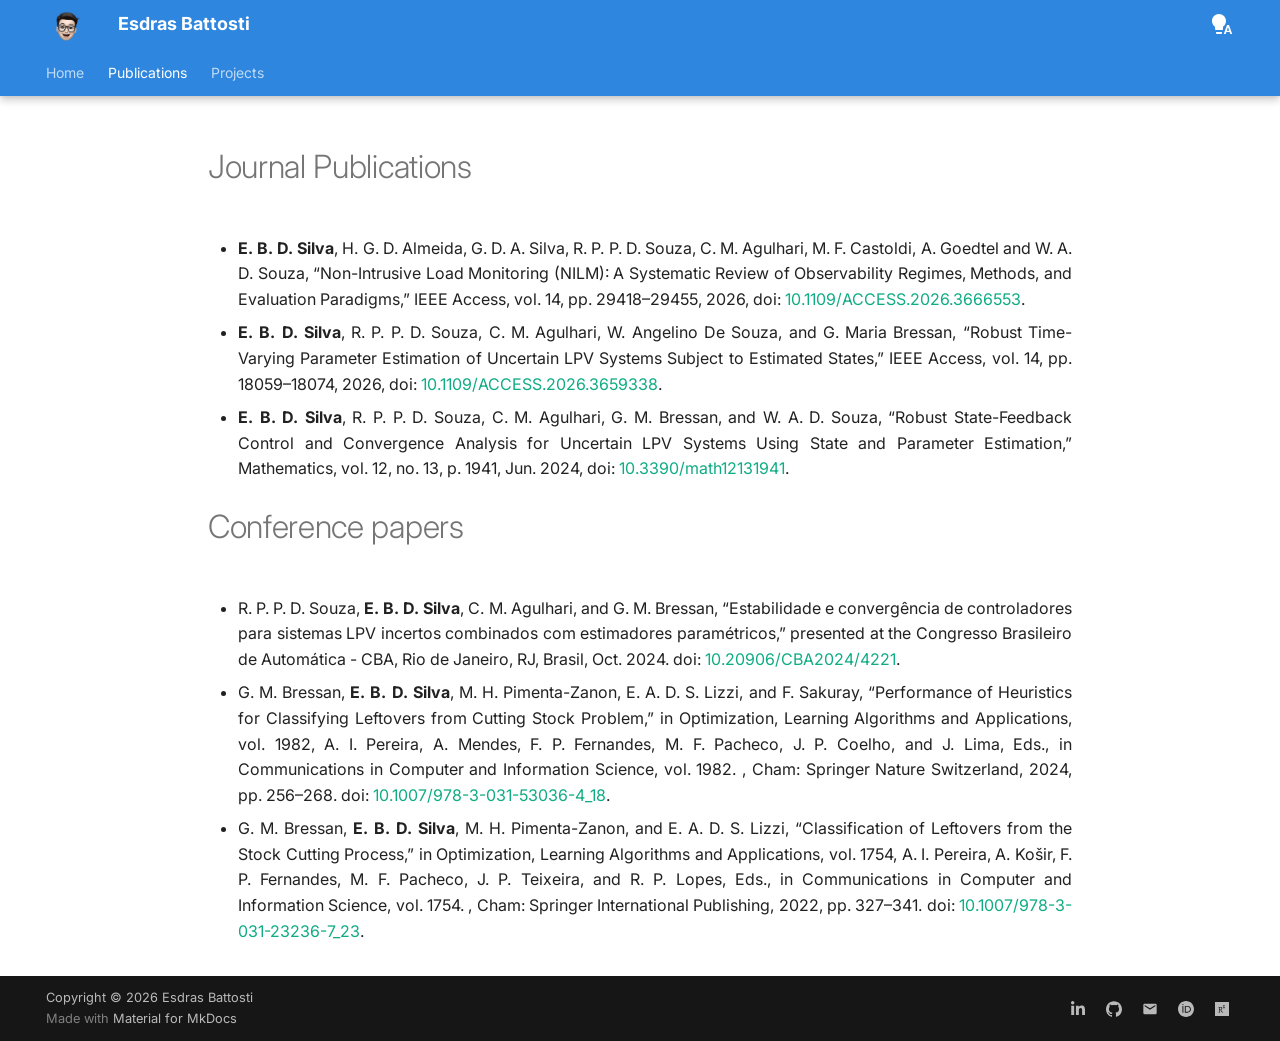
<file: publications/index.html>
<!doctype html>
<html lang="en" class="no-js">
  <head>
    
      <meta charset="utf-8">
      <meta name="viewport" content="width=device-width,initial-scale=1">
      
        <meta name="description" content="PhD candidate in Electrical Engineering at UTFPR & Researcher in Control Systems">
      
      
        <meta name="author" content="Esdras Battosti">
      
      
      
        <link rel="prev" href="..">
      
      
        <link rel="next" href="../projects/">
      
      
        
      
      
      <link rel="icon" href="../assets/icon.png">
      <meta name="generator" content="mkdocs-1.6.1, mkdocs-material-9.7.6">
    
    
      
        <title>Publications - Esdras Battosti</title>
      
    
    
  
      <link rel="stylesheet" href="../assets/stylesheets/main.484c7ddc.min.css">
      
        
        <link rel="stylesheet" href="../assets/stylesheets/palette.ab4e12ef.min.css">
      
      


    
  

    
      
    
    
      
        
        
        <link rel="preconnect" href="https://fonts.gstatic.com" crossorigin>
        <link rel="stylesheet" href="https://fonts.googleapis.com/css?family=Inter:300,300i,400,400i,700,700i%7CJetBrains+Mono:400,400i,700,700i&display=fallback">
        <style>:root{--md-text-font:"Inter";--md-code-font:"JetBrains Mono"}</style>
      
    
    
      <link rel="stylesheet" href="../css/extra.css">
    
      <link rel="stylesheet" href="../css/neoteroi-mkdocs.css">
    
    <script>__md_scope=new URL("..",location),__md_hash=e=>[...e].reduce(((e,_)=>(e<<5)-e+_.charCodeAt(0)),0),__md_get=(e,_=localStorage,t=__md_scope)=>JSON.parse(_.getItem(t.pathname+"."+e)),__md_set=(e,_,t=localStorage,a=__md_scope)=>{try{t.setItem(a.pathname+"."+e,JSON.stringify(_))}catch(e){}}</script>
    
      

    
    
  </head>
  
  
    
    
      
    
    
    
    
    <body dir="ltr" data-md-color-scheme="default" data-md-color-primary="indigo" data-md-color-accent="indigo">
  
    
    <input class="md-toggle" data-md-toggle="drawer" type="checkbox" id="__drawer" autocomplete="off">
    <input class="md-toggle" data-md-toggle="search" type="checkbox" id="__search" autocomplete="off">
    <label class="md-overlay" for="__drawer"></label>
    <div data-md-component="skip">
      
        
        <a href="#journal-publications" class="md-skip">
          Skip to content
        </a>
      
    </div>
    <div data-md-component="announce">
      
    </div>
    
    
      

  

<header class="md-header md-header--shadow md-header--lifted" data-md-component="header">
  <nav class="md-header__inner md-grid" aria-label="Header">
    <a href=".." title="Esdras Battosti" class="md-header__button md-logo" aria-label="Esdras Battosti" data-md-component="logo">
      
  <img src="../assets/icon.png" alt="logo">

    </a>
    <label class="md-header__button md-icon" for="__drawer">
      
      <svg xmlns="http://www.w3.org/2000/svg" viewBox="0 0 24 24"><path d="M3 6h18v2H3zm0 5h18v2H3zm0 5h18v2H3z"/></svg>
    </label>
    <div class="md-header__title" data-md-component="header-title">
      <div class="md-header__ellipsis">
        <div class="md-header__topic">
          <span class="md-ellipsis">
            Esdras Battosti
          </span>
        </div>
        <div class="md-header__topic" data-md-component="header-topic">
          <span class="md-ellipsis">
            
              Publications
            
          </span>
        </div>
      </div>
    </div>
    
      
        <form class="md-header__option" data-md-component="palette">
  
    
    
    
    <input class="md-option" data-md-color-media="(prefers-color-scheme)" data-md-color-scheme="default" data-md-color-primary="indigo" data-md-color-accent="indigo"  aria-label="Switch to dark mode"  type="radio" name="__palette" id="__palette_0">
    
      <label class="md-header__button md-icon" title="Switch to dark mode" for="__palette_1" hidden>
        <svg xmlns="http://www.w3.org/2000/svg" viewBox="0 0 24 24"><path d="M9 2C5.13 2 2 5.13 2 9c0 2.38 1.19 4.47 3 5.74V17c0 .55.45 1 1 1h6c.55 0 1-.45 1-1v-2.26c1.81-1.27 3-3.36 3-5.74 0-3.87-3.13-7-7-7M6 21c0 .55.45 1 1 1h4c.55 0 1-.45 1-1v-1H6zm13-8h-2l-3.2 9h1.9l.7-2h3.2l.7 2h1.9zm-2.15 5.65L18 15l1.15 3.65z"/></svg>
      </label>
    
  
    
    
    
    <input class="md-option" data-md-color-media="(prefers-color-scheme: dark)" data-md-color-scheme="slate" data-md-color-primary="custom" data-md-color-accent="custom"  aria-label="Switch to light mode"  type="radio" name="__palette" id="__palette_1">
    
      <label class="md-header__button md-icon" title="Switch to light mode" for="__palette_2" hidden>
        <svg xmlns="http://www.w3.org/2000/svg" viewBox="0 0 24 24"><path d="M12 2a7 7 0 0 1 7 7c0 2.38-1.19 4.47-3 5.74V17a1 1 0 0 1-1 1H9a1 1 0 0 1-1-1v-2.26C6.19 13.47 5 11.38 5 9a7 7 0 0 1 7-7M9 21v-1h6v1a1 1 0 0 1-1 1h-4a1 1 0 0 1-1-1m3-17a5 5 0 0 0-5 5c0 2.05 1.23 3.81 3 4.58V16h4v-2.42c1.77-.77 3-2.53 3-4.58a5 5 0 0 0-5-5"/></svg>
      </label>
    
  
    
    
    
    <input class="md-option" data-md-color-media="(prefers-color-scheme: light)" data-md-color-scheme="default" data-md-color-primary="custom" data-md-color-accent="custom"  aria-label="Switch to system preference"  type="radio" name="__palette" id="__palette_2">
    
      <label class="md-header__button md-icon" title="Switch to system preference" for="__palette_0" hidden>
        <svg xmlns="http://www.w3.org/2000/svg" viewBox="0 0 24 24"><path d="M12 6a6 6 0 0 1 6 6c0 2.22-1.21 4.16-3 5.2V19a1 1 0 0 1-1 1h-4a1 1 0 0 1-1-1v-1.8c-1.79-1.04-3-2.98-3-5.2a6 6 0 0 1 6-6m2 15v1a1 1 0 0 1-1 1h-2a1 1 0 0 1-1-1v-1zm6-10h3v2h-3zM1 11h3v2H1zM13 1v3h-2V1zM4.92 3.5l2.13 2.14-1.42 1.41L3.5 4.93zm12.03 2.13 2.12-2.13 1.43 1.43-2.13 2.12z"/></svg>
      </label>
    
  
</form>
      
    
    
      <script>var palette=__md_get("__palette");if(palette&&palette.color){if("(prefers-color-scheme)"===palette.color.media){var media=matchMedia("(prefers-color-scheme: light)"),input=document.querySelector(media.matches?"[data-md-color-media='(prefers-color-scheme: light)']":"[data-md-color-media='(prefers-color-scheme: dark)']");palette.color.media=input.getAttribute("data-md-color-media"),palette.color.scheme=input.getAttribute("data-md-color-scheme"),palette.color.primary=input.getAttribute("data-md-color-primary"),palette.color.accent=input.getAttribute("data-md-color-accent")}for(var[key,value]of Object.entries(palette.color))document.body.setAttribute("data-md-color-"+key,value)}</script>
    
    
    
      
      
    
    
  </nav>
  
    
      
<nav class="md-tabs" aria-label="Tabs" data-md-component="tabs">
  <div class="md-grid">
    <ul class="md-tabs__list">
      
        
  
  
  
  
    <li class="md-tabs__item">
      <a href=".." class="md-tabs__link">
        
  
  
    
  
  Home

      </a>
    </li>
  

      
        
  
  
  
    
  
  
    <li class="md-tabs__item md-tabs__item--active">
      <a href="./" class="md-tabs__link">
        
  
  
    
  
  Publications

      </a>
    </li>
  

      
        
  
  
  
  
    <li class="md-tabs__item">
      <a href="../projects/" class="md-tabs__link">
        
  
  
    
  
  Projects

      </a>
    </li>
  

      
    </ul>
  </div>
</nav>
    
  
</header>
    
    <div class="md-container" data-md-component="container">
      
      
        
      
      <main class="md-main" data-md-component="main">
        <div class="md-main__inner md-grid">
          
            
              
                
              
              <div class="md-sidebar md-sidebar--primary" data-md-component="sidebar" data-md-type="navigation" hidden>
                <div class="md-sidebar__scrollwrap">
                  <div class="md-sidebar__inner">
                    


  


  

<nav class="md-nav md-nav--primary md-nav--lifted md-nav--integrated" aria-label="Navigation" data-md-level="0">
  <label class="md-nav__title" for="__drawer">
    <a href=".." title="Esdras Battosti" class="md-nav__button md-logo" aria-label="Esdras Battosti" data-md-component="logo">
      
  <img src="../assets/icon.png" alt="logo">

    </a>
    Esdras Battosti
  </label>
  
  <ul class="md-nav__list" data-md-scrollfix>
    
      
      
  
  
  
  
    <li class="md-nav__item">
      <a href=".." class="md-nav__link">
        
  
  
  <span class="md-ellipsis">
    
  
    Home
  

    
  </span>
  
  

      </a>
    </li>
  

    
      
      
  
  
    
  
  
  
    <li class="md-nav__item md-nav__item--active">
      
      <input class="md-nav__toggle md-toggle" type="checkbox" id="__toc">
      
      
        
      
      
      <a href="./" class="md-nav__link md-nav__link--active">
        
  
  
  <span class="md-ellipsis">
    
  
    Publications
  

    
  </span>
  
  

      </a>
      
    </li>
  

    
      
      
  
  
  
  
    <li class="md-nav__item">
      <a href="../projects/" class="md-nav__link">
        
  
  
  <span class="md-ellipsis">
    
  
    Projects
  

    
  </span>
  
  

      </a>
    </li>
  

    
  </ul>
</nav>
                  </div>
                </div>
              </div>
            
            
          
          
            <div class="md-content" data-md-component="content">
              
              <article class="md-content__inner md-typeset">
                
                  
  




<h1 id="journal-publications">Journal Publications</h1>
<ul>
<li>
<p><strong>E. B. D. Silva</strong>, H. G. D. Almeida, G. D. A. Silva, R. P. P. D. Souza, C. M. Agulhari, M. F. Castoldi, A. Goedtel and W. A. D. Souza, “Non-Intrusive Load Monitoring (NILM): A Systematic Review of Observability Regimes, Methods, and Evaluation Paradigms,” IEEE Access, vol. 14, pp. 29418–29455, 2026, doi: <a href="https://doi.org/10.1109/ACCESS.2026.3666553">10.1109/ACCESS.2026.3666553</a>.</p>
</li>
<li>
<p><strong>E. B. D. Silva</strong>, R. P. P. D. Souza, C. M. Agulhari, W. Angelino De Souza, and G. Maria Bressan, “Robust Time-Varying Parameter Estimation of Uncertain LPV Systems Subject to Estimated States,” IEEE Access, vol. 14, pp. 18059–18074, 2026, doi: <a href="https://doi.org/10.1109/ACCESS.2026.3659338">10.1109/ACCESS.2026.3659338</a>.</p>
</li>
<li>
<p><strong>E. B. D. Silva</strong>, R. P. P. D. Souza, C. M. Agulhari, G. M. Bressan, and W. A. D. Souza, “Robust State-Feedback Control and Convergence Analysis for Uncertain LPV Systems Using State and Parameter Estimation,” Mathematics, vol. 12, no. 13, p. 1941, Jun. 2024, doi: <a href="https://doi.org/10.3390/math12131941">10.3390/math12131941</a>.</p>
</li>
</ul>
<h1 id="conference-papers">Conference papers</h1>
<ul>
<li>
<p>R. P. P. D. Souza, <strong>E. B. D. Silva</strong>, C. M. Agulhari, and G. M. Bressan, “Estabilidade e convergência de controladores para sistemas LPV incertos combinados com estimadores paramétricos,” presented at the Congresso Brasileiro de Automática - CBA, Rio de Janeiro, RJ, Brasil, Oct. 2024. doi: <a href="https://doi.org/10.20906/CBA2024/4221">10.20906/CBA2024/4221</a>.</p>
</li>
<li>
<p>G. M. Bressan, <strong>E. B. D. Silva</strong>, M. H. Pimenta-Zanon, E. A. D. S. Lizzi, and F. Sakuray, “Performance of Heuristics for Classifying Leftovers from Cutting Stock Problem,” in Optimization, Learning Algorithms and Applications, vol. 1982, A. I. Pereira, A. Mendes, F. P. Fernandes, M. F. Pacheco, J. P. Coelho, and J. Lima, Eds., in Communications in Computer and Information Science, vol. 1982. , Cham: Springer Nature Switzerland, 2024, pp. 256–268. doi: <a href="https://doi.org/10.1007/978-3-031-53036-4_18">10.1007/978-3-031-53036-4_18</a>.</p>
</li>
<li>
<p>G. M. Bressan, <strong>E. B. D. Silva</strong>, M. H. Pimenta-Zanon, and E. A. D. S. Lizzi, “Classification of Leftovers from the Stock Cutting Process,” in Optimization, Learning Algorithms and Applications, vol. 1754, A. I. Pereira, A. Košir, F. P. Fernandes, M. F. Pacheco, J. P. Teixeira, and R. P. Lopes, Eds., in Communications in Computer and Information Science, vol. 1754. , Cham: Springer International Publishing, 2022, pp. 327–341. doi: <a href="https://doi.org/10.1007/978-3-031-23236-7_23">10.1007/978-3-031-23236-7_23</a>.</p>
</li>
</ul>







  
  




  



                
              </article>
            </div>
          
          
<script>var target=document.getElementById(location.hash.slice(1));target&&target.name&&(target.checked=target.name.startsWith("__tabbed_"))</script>
        </div>
        
          <button type="button" class="md-top md-icon" data-md-component="top" hidden>
  
  <svg xmlns="http://www.w3.org/2000/svg" viewBox="0 0 24 24"><path d="M13 20h-2V8l-5.5 5.5-1.42-1.42L12 4.16l7.92 7.92-1.42 1.42L13 8z"/></svg>
  Back to top
</button>
        
      </main>
      
        <footer class="md-footer">
  
  <div class="md-footer-meta md-typeset">
    <div class="md-footer-meta__inner md-grid">
      <div class="md-copyright">
  
    <div class="md-copyright__highlight">
      Copyright &copy; 2026 Esdras Battosti
    </div>
  
  
    Made with
    <a href="https://squidfunk.github.io/mkdocs-material/" target="_blank" rel="noopener">
      Material for MkDocs
    </a>
  
</div>
      
        
<div class="md-social">
  
    
    
    
    
      
      
    
    <a href="https://linkedin.com/esdrasbattosti" target="_blank" rel="noopener" title="linkedin.com" class="md-social__link">
      <svg xmlns="http://www.w3.org/2000/svg" viewBox="0 0 448 512"><!--! Font Awesome Free 7.1.0 by @fontawesome - https://fontawesome.com License - https://fontawesome.com/license/free (Icons: CC BY 4.0, Fonts: SIL OFL 1.1, Code: MIT License) Copyright 2025 Fonticons, Inc.--><path d="M100.3 448H7.4V148.9h92.9zM53.8 108.1C24.1 108.1 0 83.5 0 53.8c0-14.3 5.7-27.9 15.8-38S39.6 0 53.8 0s27.9 5.7 38 15.8 15.8 23.8 15.8 38c0 29.7-24.1 54.3-53.8 54.3M447.9 448h-92.7V302.4c0-34.7-.7-79.2-48.3-79.2-48.3 0-55.7 37.7-55.7 76.7V448h-92.8V148.9h89.1v40.8h1.3c12.4-23.5 42.7-48.3 87.9-48.3 94 0 111.3 61.9 111.3 142.3V448z"/></svg>
    </a>
  
    
    
    
    
      
      
    
    <a href="https://github.com/ximiraxelo" target="_blank" rel="noopener" title="github.com" class="md-social__link">
      <svg xmlns="http://www.w3.org/2000/svg" viewBox="0 0 24 24"><path d="M12 .297c-6.63 0-12 5.373-12 12 0 5.303 3.438 9.8 8.205 11.385.6.113.82-.258.82-.577 0-.285-.01-1.04-.015-2.04-3.338.724-4.042-1.61-4.042-1.61C4.422 18.07 3.633 17.7 3.633 17.7c-1.087-.744.084-.729.084-.729 1.205.084 1.838 1.236 1.838 1.236 1.07 1.835 2.809 1.305 3.495.998.108-.776.417-1.305.76-1.605-2.665-.3-5.466-1.332-5.466-5.93 0-1.31.465-2.38 1.235-3.22-.135-.303-.54-1.523.105-3.176 0 0 1.005-.322 3.3 1.23.96-.267 1.98-.399 3-.405 1.02.006 2.04.138 3 .405 2.28-1.552 3.285-1.23 3.285-1.23.645 1.653.24 2.873.12 3.176.765.84 1.23 1.91 1.23 3.22 0 4.61-2.805 5.625-5.475 5.92.42.36.81 1.096.81 2.22 0 1.606-.015 2.896-.015 3.286 0 .315.21.69.825.57C20.565 22.092 24 17.592 24 12.297c0-6.627-5.373-12-12-12"/></svg>
    </a>
  
    
    
    
    
    <a href="mailto:esdras.2019@alunos.utfpr.edu.br" target="_blank" rel="noopener" title="" class="md-social__link">
      <svg xmlns="http://www.w3.org/2000/svg" viewBox="0 0 24 24"><path d="m20 8-8 5-8-5V6l8 5 8-5m0-2H4c-1.11 0-2 .89-2 2v12a2 2 0 0 0 2 2h16a2 2 0 0 0 2-2V6a2 2 0 0 0-2-2"/></svg>
    </a>
  
    
    
    
    
      
      
    
    <a href="https://orcid.org/0000-0002-9288-6376" target="_blank" rel="noopener" title="orcid.org" class="md-social__link">
      <svg xmlns="http://www.w3.org/2000/svg" viewBox="0 0 24 24"><path d="M12 0C5.372 0 0 5.372 0 12s5.372 12 12 12 12-5.372 12-12S18.628 0 12 0M7.369 4.378c.525 0 .947.431.947.947s-.422.947-.947.947a.95.95 0 0 1-.947-.947c0-.525.422-.947.947-.947m-.722 3.038h1.444v10.041H6.647zm3.562 0h3.9c3.712 0 5.344 2.653 5.344 5.025 0 2.578-2.016 5.025-5.325 5.025h-3.919zm1.444 1.303v7.444h2.297c3.272 0 4.022-2.484 4.022-3.722 0-2.016-1.284-3.722-4.097-3.722z"/></svg>
    </a>
  
    
    
    
    
      
      
    
    <a href="https://www.researchgate.net/profile/Esdras-Battosti-Da-Silva" target="_blank" rel="noopener" title="www.researchgate.net" class="md-social__link">
      <svg xmlns="http://www.w3.org/2000/svg" viewBox="0 0 448 512"><!--! Font Awesome Free 7.1.0 by @fontawesome - https://fontawesome.com License - https://fontawesome.com/license/free (Icons: CC BY 4.0, Fonts: SIL OFL 1.1, Code: MIT License) Copyright 2025 Fonticons, Inc.--><path d="M0 32v448h448V32zm262.2 334.4c-6.6 3-33.2 6-50-14.2-9.2-10.6-25.3-33.3-42.2-63.6-8.9 0-14.7 0-21.4-.6v46.4c0 23.5 6 21.2 25.8 23.9v8.1c-6.9-.3-23.1-.8-35.6-.8-13.1 0-26.1.6-33.6.8v-8.1c15.5-2.9 22-1.3 22-23.9V225c0-22.6-6.4-21-22-23.9V193c25.8 1 53.1-.6 70.9-.6 31.7 0 55.9 14.4 55.9 45.6 0 21.1-16.7 42.2-39.2 47.5 13.6 24.2 30 45.6 42.2 58.9 7.2 7.8 17.2 14.7 27.2 14.7zm22.9-135c-23.3 0-32.2-15.7-32.2-32.2V167c0-12.2 8.8-30.4 34-30.4s30.4 17.9 30.4 17.9l-10.7 7.2s-5.5-12.5-19.7-12.5c-7.9 0-19.7 7.3-19.7 19.7v26.8c0 13.4 6.6 23.3 17.9 23.3 14.1 0 21.5-10.9 21.5-26.8h-17.9v-10.7h30.4c0 20.5 4.7 49.9-34 49.9m-116.5 44.7c-9.4 0-13.6-.3-20-.8v-69.7c6.4-.6 15-.6 22.5-.6 23.3 0 37.2 12.2 37.2 34.5 0 21.9-15 36.6-39.7 36.6"/></svg>
    </a>
  
</div>
      
    </div>
  </div>
</footer>
      
    </div>
    <div class="md-dialog" data-md-component="dialog">
      <div class="md-dialog__inner md-typeset"></div>
    </div>
    
    
    
      
      
      <script id="__config" type="application/json">{"annotate": null, "base": "..", "features": ["navigation.tracking", "navigation.sections", "navigation.tabs", "navigation.tabs.sticky", "navigation.top", "toc.follow", "toc.integrate", "content.tooltips"], "search": "../assets/javascripts/workers/search.2c215733.min.js", "tags": null, "translations": {"clipboard.copied": "Copied to clipboard", "clipboard.copy": "Copy to clipboard", "search.result.more.one": "1 more on this page", "search.result.more.other": "# more on this page", "search.result.none": "No matching documents", "search.result.one": "1 matching document", "search.result.other": "# matching documents", "search.result.placeholder": "Type to start searching", "search.result.term.missing": "Missing", "select.version": "Select version"}, "version": null}</script>
    
    
      <script src="../assets/javascripts/bundle.79ae519e.min.js"></script>
      
    
  </body>
</html>
</file>
<file: css/extra.css>
:root > * {
  --md-primary-fg-color: #2e86de;
  --md-typeset-a-color: #10ac84;
  --md-accent-fg-color: #01a3a4;
}

[data-md-color-scheme="slate"] {
  --brightness: 0.8;
}

[data-md-color-scheme="default"] {
  --brightness: 1;
}

html {
  scroll-behavior: smooth;
}

body {
  overflow-x: hidden;
}

.md-header__button.md-logo {
  margin-top: 0;
  margin-bottom: 0;
  padding-bottom: 0;
}

.md-header__button.md-logo img {
  height: 2rem;
}

.md-main__inner.md-grid {
  max-width: 70vw;
}

@media (max-width: 800px) {
  .md-main__inner.md-grid {
    max-width: 90vw;
  }
}

#main-content::before {
  content: "";
  position: fixed;
  width: 100%;
  height: 100%;
  background-size: cover;
  background-image: url("data:image/svg+xml,<svg id='patternId' width='100%' height='100%' xmlns='http://www.w3.org/2000/svg'><defs><pattern id='a' patternUnits='userSpaceOnUse' width='70' height='8' patternTransform='scale(3) rotate(35)'><rect x='0' y='0' width='100%' height='100%' fill='%23ffffff00'/><path d='M-.02 22c8.373 0 11.938-4.695 16.32-9.662C20.785 7.258 25.728 2 35 2c9.272 0 14.215 5.258 18.7 10.338C58.082 17.305 61.647 22 70.02 22M-.02 14.002C8.353 14 11.918 9.306 16.3 4.339 20.785-.742 25.728-6 35-6 44.272-6 49.215-.742 53.7 4.339c4.382 4.967 7.947 9.661 16.32 9.664M70 6.004c-8.373-.001-11.918-4.698-16.3-9.665C49.215-8.742 44.272-14 35-14c-9.272 0-14.215 5.258-18.7 10.339C11.918 1.306 8.353 6-.02 6.002'  stroke-width='0.5' stroke='%23ffffff16' fill='none'/></pattern></defs><rect width='800%' height='800%' transform='translate(0,0)' fill='url(%23a)'/></svg>"),
    radial-gradient(
      circle at 50% 25%,
      rgba(46, 134, 222, 1) 0%,
      rgba(95, 39, 205, 1) 30%,
      rgba(52, 31, 151, 1) 50%
    );
  filter: brightness(var(--brightness));
  z-index: -1;
}

#main-content {
  display: flex;
  flex-direction: column;
  justify-content: center;
  width: 100vw;
  position: relative;
  margin-left: calc(50% - 50vw);
  transform: translateY(-0.5em);
  min-height: 90vh;
  box-sizing: border-box;
  border-bottom: thick solid var(--md-typeset-a-color);
}

@media (max-width: 76.234375em) {
  #main-content {
    min-height: 95vh;
  }
}

#main-content h1 {
  margin: 0.5rem auto;
}

#main-content h2 {
  margin: 0.5rem auto;
  color: white;
  width: 90vw;
}

.photo {
  display: block;
  margin: 0.5rem auto;
  height: auto;
  width: auto;
  max-width: 250px;
  max-height: 250px;
  border-radius: 50%;
  background-image: linear-gradient(
    135deg,
    var(--md-typeset-a-color),
    var(--md-primary-fg-color)
  );
  padding: 5px;
}

#name {
  margin: 0 auto;
  font-size: 3em;
  font-weight: 400;
  color: white;
}

p {
  text-align: justify;
}

#home-button {
  display: flex;
  flex-wrap: wrap;
  align-items: center;
  justify-content: center;
  margin: 1rem 0 1rem;
}

#home-button > a {
  white-space: nowrap;
  margin: 0.5rem;
}

@media (max-width: 400px) {
  #home-button {
    flex-direction: column;
  }
}

.md-typeset .md-button--primary {
  background-color: var(--md-typeset-a-color);
  border-radius: 0.3rem;
  border-color: var(--md-typeset-a-color);
}

.nt-timeline.vertical.left.main-timeline .nt-timeline-before {
  background: linear-gradient(rgba(252, 70, 107, 0) 0%, var(--md-primary-fg-color) 100%) no-repeat 30px/2px 100%;
}

.nt-timeline.vertical.left.main-timeline .nt-timeline-items {
  background: linear-gradient(var(--md-primary-fg-color), var(--md-primary-fg-color)) no-repeat 30px/2px 100%;
}

.nt-timeline.vertical.left.main-timeline .nt-timeline-after {
  background: linear-gradient(var(--md-primary-fg-color) 0%, rgba(252, 70, 107, 0) 100%) no-repeat 30px/2px 100%;
}

.nt-timeline.vertical.left.main-timeline .nt-timeline-dot {
  background-color: var(--md-primary-fg-color);
}
</file>
<file: css/neoteroi-mkdocs.css>
/**
 *  All CSS for the neoteroi-mkdocs extensions.
 *
 *  https://github.com/Neoteroi/mkdocs-plugins
**/
:root {
  --nt-color-0: #CD853F;
  --nt-color-1: #B22222;
  --nt-color-2: #000080;
  --nt-color-3: #4B0082;
  --nt-color-4: #3CB371;
  --nt-color-5: #D2B48C;
  --nt-color-6: #FF00FF;
  --nt-color-7: #98FB98;
  --nt-color-8: #FFEBCD;
  --nt-color-9: #2E8B57;
  --nt-color-10: #6A5ACD;
  --nt-color-11: #48D1CC;
  --nt-color-12: #FFA500;
  --nt-color-13: #F4A460;
  --nt-color-14: #A52A2A;
  --nt-color-15: #FFE4C4;
  --nt-color-16: #FF4500;
  --nt-color-17: #AFEEEE;
  --nt-color-18: #FA8072;
  --nt-color-19: #2F4F4F;
  --nt-color-20: #FFDAB9;
  --nt-color-21: #BC8F8F;
  --nt-color-22: #FFC0CB;
  --nt-color-23: #00FA9A;
  --nt-color-24: #F0FFF0;
  --nt-color-25: #FFFACD;
  --nt-color-26: #F5F5F5;
  --nt-color-27: #FF6347;
  --nt-color-28: #FFFFF0;
  --nt-color-29: #7FFFD4;
  --nt-color-30: #E9967A;
  --nt-color-31: #7B68EE;
  --nt-color-32: #FFF8DC;
  --nt-color-33: #0000CD;
  --nt-color-34: #D2691E;
  --nt-color-35: #708090;
  --nt-color-36: #5F9EA0;
  --nt-color-37: #008080;
  --nt-color-38: #008000;
  --nt-color-39: #FFE4E1;
  --nt-color-40: #FFFF00;
  --nt-color-41: #FFFAF0;
  --nt-color-42: #DCDCDC;
  --nt-color-43: #ADFF2F;
  --nt-color-44: #ADD8E6;
  --nt-color-45: #8B008B;
  --nt-color-46: #7FFF00;
  --nt-color-47: #800000;
  --nt-color-48: #20B2AA;
  --nt-color-49: #556B2F;
  --nt-color-50: #778899;
  --nt-color-51: #E6E6FA;
  --nt-color-52: #FFFAFA;
  --nt-color-53: #FF7F50;
  --nt-color-54: #FF0000;
  --nt-color-55: #F5DEB3;
  --nt-color-56: #008B8B;
  --nt-color-57: #66CDAA;
  --nt-color-58: #808000;
  --nt-color-59: #FAF0E6;
  --nt-color-60: #00BFFF;
  --nt-color-61: #C71585;
  --nt-color-62: #00FFFF;
  --nt-color-63: #8B4513;
  --nt-color-64: #F0F8FF;
  --nt-color-65: #FAEBD7;
  --nt-color-66: #8B0000;
  --nt-color-67: #4682B4;
  --nt-color-68: #F0E68C;
  --nt-color-69: #BDB76B;
  --nt-color-70: #A0522D;
  --nt-color-71: #FAFAD2;
  --nt-color-72: #FFD700;
  --nt-color-73: #DEB887;
  --nt-color-74: #E0FFFF;
  --nt-color-75: #8A2BE2;
  --nt-color-76: #32CD32;
  --nt-color-77: #87CEFA;
  --nt-color-78: #00CED1;
  --nt-color-79: #696969;
  --nt-color-80: #DDA0DD;
  --nt-color-81: #EE82EE;
  --nt-color-82: #FFB6C1;
  --nt-color-83: #8FBC8F;
  --nt-color-84: #D8BFD8;
  --nt-color-85: #9400D3;
  --nt-color-86: #A9A9A9;
  --nt-color-87: #FFFFE0;
  --nt-color-88: #FFF5EE;
  --nt-color-89: #FFF0F5;
  --nt-color-90: #FFDEAD;
  --nt-color-91: #800080;
  --nt-color-92: #B0E0E6;
  --nt-color-93: #9932CC;
  --nt-color-94: #DAA520;
  --nt-color-95: #F0FFFF;
  --nt-color-96: #40E0D0;
  --nt-color-97: #00FF7F;
  --nt-color-98: #006400;
  --nt-color-99: #808080;
  --nt-color-100: #87CEEB;
  --nt-color-101: #0000FF;
  --nt-color-102: #6495ED;
  --nt-color-103: #FDF5E6;
  --nt-color-104: #B8860B;
  --nt-color-105: #BA55D3;
  --nt-color-106: #C0C0C0;
  --nt-color-107: #000000;
  --nt-color-108: #F08080;
  --nt-color-109: #B0C4DE;
  --nt-color-110: #00008B;
  --nt-color-111: #6B8E23;
  --nt-color-112: #FFE4B5;
  --nt-color-113: #FFA07A;
  --nt-color-114: #9ACD32;
  --nt-color-115: #FFFFFF;
  --nt-color-116: #F5F5DC;
  --nt-color-117: #90EE90;
  --nt-color-118: #1E90FF;
  --nt-color-119: #7CFC00;
  --nt-color-120: #FF69B4;
  --nt-color-121: #F8F8FF;
  --nt-color-122: #F5FFFA;
  --nt-color-123: #00FF00;
  --nt-color-124: #D3D3D3;
  --nt-color-125: #DB7093;
  --nt-color-126: #DA70D6;
  --nt-color-127: #FF1493;
  --nt-color-128: #228B22;
  --nt-color-129: #FFEFD5;
  --nt-color-130: #4169E1;
  --nt-color-131: #191970;
  --nt-color-132: #9370DB;
  --nt-color-133: #483D8B;
  --nt-color-134: #FF8C00;
  --nt-color-135: #EEE8AA;
  --nt-color-136: #CD5C5C;
  --nt-color-137: #DC143C;
}

:root {
  --nt-group-0-main: #000000;
  --nt-group-0-dark: #FFFFFF;
  --nt-group-0-light: #000000;
  --nt-group-0-main-bg: #F44336;
  --nt-group-0-dark-bg: #BA000D;
  --nt-group-0-light-bg: #FF7961;
  --nt-group-1-main: #000000;
  --nt-group-1-dark: #FFFFFF;
  --nt-group-1-light: #000000;
  --nt-group-1-main-bg: #E91E63;
  --nt-group-1-dark-bg: #B0003A;
  --nt-group-1-light-bg: #FF6090;
  --nt-group-2-main: #FFFFFF;
  --nt-group-2-dark: #FFFFFF;
  --nt-group-2-light: #000000;
  --nt-group-2-main-bg: #9C27B0;
  --nt-group-2-dark-bg: #6A0080;
  --nt-group-2-light-bg: #D05CE3;
  --nt-group-3-main: #FFFFFF;
  --nt-group-3-dark: #FFFFFF;
  --nt-group-3-light: #000000;
  --nt-group-3-main-bg: #673AB7;
  --nt-group-3-dark-bg: #320B86;
  --nt-group-3-light-bg: #9A67EA;
  --nt-group-4-main: #FFFFFF;
  --nt-group-4-dark: #FFFFFF;
  --nt-group-4-light: #000000;
  --nt-group-4-main-bg: #3F51B5;
  --nt-group-4-dark-bg: #002984;
  --nt-group-4-light-bg: #757DE8;
  --nt-group-5-main: #000000;
  --nt-group-5-dark: #FFFFFF;
  --nt-group-5-light: #000000;
  --nt-group-5-main-bg: #2196F3;
  --nt-group-5-dark-bg: #0069C0;
  --nt-group-5-light-bg: #6EC6FF;
  --nt-group-6-main: #000000;
  --nt-group-6-dark: #FFFFFF;
  --nt-group-6-light: #000000;
  --nt-group-6-main-bg: #03A9F4;
  --nt-group-6-dark-bg: #007AC1;
  --nt-group-6-light-bg: #67DAFF;
  --nt-group-7-main: #000000;
  --nt-group-7-dark: #000000;
  --nt-group-7-light: #000000;
  --nt-group-7-main-bg: #00BCD4;
  --nt-group-7-dark-bg: #008BA3;
  --nt-group-7-light-bg: #62EFFF;
  --nt-group-8-main: #000000;
  --nt-group-8-dark: #FFFFFF;
  --nt-group-8-light: #000000;
  --nt-group-8-main-bg: #009688;
  --nt-group-8-dark-bg: #00675B;
  --nt-group-8-light-bg: #52C7B8;
  --nt-group-9-main: #000000;
  --nt-group-9-dark: #FFFFFF;
  --nt-group-9-light: #000000;
  --nt-group-9-main-bg: #4CAF50;
  --nt-group-9-dark-bg: #087F23;
  --nt-group-9-light-bg: #80E27E;
  --nt-group-10-main: #000000;
  --nt-group-10-dark: #000000;
  --nt-group-10-light: #000000;
  --nt-group-10-main-bg: #8BC34A;
  --nt-group-10-dark-bg: #5A9216;
  --nt-group-10-light-bg: #BEF67A;
  --nt-group-11-main: #000000;
  --nt-group-11-dark: #000000;
  --nt-group-11-light: #000000;
  --nt-group-11-main-bg: #CDDC39;
  --nt-group-11-dark-bg: #99AA00;
  --nt-group-11-light-bg: #FFFF6E;
  --nt-group-12-main: #000000;
  --nt-group-12-dark: #000000;
  --nt-group-12-light: #000000;
  --nt-group-12-main-bg: #FFEB3B;
  --nt-group-12-dark-bg: #C8B900;
  --nt-group-12-light-bg: #FFFF72;
  --nt-group-13-main: #000000;
  --nt-group-13-dark: #000000;
  --nt-group-13-light: #000000;
  --nt-group-13-main-bg: #FFC107;
  --nt-group-13-dark-bg: #C79100;
  --nt-group-13-light-bg: #FFF350;
  --nt-group-14-main: #000000;
  --nt-group-14-dark: #000000;
  --nt-group-14-light: #000000;
  --nt-group-14-main-bg: #FF9800;
  --nt-group-14-dark-bg: #C66900;
  --nt-group-14-light-bg: #FFC947;
  --nt-group-15-main: #000000;
  --nt-group-15-dark: #FFFFFF;
  --nt-group-15-light: #000000;
  --nt-group-15-main-bg: #FF5722;
  --nt-group-15-dark-bg: #C41C00;
  --nt-group-15-light-bg: #FF8A50;
  --nt-group-16-main: #FFFFFF;
  --nt-group-16-dark: #FFFFFF;
  --nt-group-16-light: #000000;
  --nt-group-16-main-bg: #795548;
  --nt-group-16-dark-bg: #4B2C20;
  --nt-group-16-light-bg: #A98274;
  --nt-group-17-main: #000000;
  --nt-group-17-dark: #FFFFFF;
  --nt-group-17-light: #000000;
  --nt-group-17-main-bg: #9E9E9E;
  --nt-group-17-dark-bg: #707070;
  --nt-group-17-light-bg: #CFCFCF;
  --nt-group-18-main: #000000;
  --nt-group-18-dark: #FFFFFF;
  --nt-group-18-light: #000000;
  --nt-group-18-main-bg: #607D8B;
  --nt-group-18-dark-bg: #34515E;
  --nt-group-18-light-bg: #8EACBB;
}

.nt-pastello {
  --nt-group-0-main: #000000;
  --nt-group-0-dark: #000000;
  --nt-group-0-light: #000000;
  --nt-group-0-main-bg: #EF9A9A;
  --nt-group-0-dark-bg: #BA6B6C;
  --nt-group-0-light-bg: #FFCCCB;
  --nt-group-1-main: #000000;
  --nt-group-1-dark: #000000;
  --nt-group-1-light: #000000;
  --nt-group-1-main-bg: #F48FB1;
  --nt-group-1-dark-bg: #BF5F82;
  --nt-group-1-light-bg: #FFC1E3;
  --nt-group-2-main: #000000;
  --nt-group-2-dark: #000000;
  --nt-group-2-light: #000000;
  --nt-group-2-main-bg: #CE93D8;
  --nt-group-2-dark-bg: #9C64A6;
  --nt-group-2-light-bg: #FFC4FF;
  --nt-group-3-main: #000000;
  --nt-group-3-dark: #000000;
  --nt-group-3-light: #000000;
  --nt-group-3-main-bg: #B39DDB;
  --nt-group-3-dark-bg: #836FA9;
  --nt-group-3-light-bg: #E6CEFF;
  --nt-group-4-main: #000000;
  --nt-group-4-dark: #000000;
  --nt-group-4-light: #000000;
  --nt-group-4-main-bg: #9FA8DA;
  --nt-group-4-dark-bg: #6F79A8;
  --nt-group-4-light-bg: #D1D9FF;
  --nt-group-5-main: #000000;
  --nt-group-5-dark: #000000;
  --nt-group-5-light: #000000;
  --nt-group-5-main-bg: #90CAF9;
  --nt-group-5-dark-bg: #5D99C6;
  --nt-group-5-light-bg: #C3FDFF;
  --nt-group-6-main: #000000;
  --nt-group-6-dark: #000000;
  --nt-group-6-light: #000000;
  --nt-group-6-main-bg: #81D4FA;
  --nt-group-6-dark-bg: #4BA3C7;
  --nt-group-6-light-bg: #B6FFFF;
  --nt-group-7-main: #000000;
  --nt-group-7-dark: #000000;
  --nt-group-7-light: #000000;
  --nt-group-7-main-bg: #80DEEA;
  --nt-group-7-dark-bg: #4BACB8;
  --nt-group-7-light-bg: #B4FFFF;
  --nt-group-8-main: #000000;
  --nt-group-8-dark: #000000;
  --nt-group-8-light: #000000;
  --nt-group-8-main-bg: #80CBC4;
  --nt-group-8-dark-bg: #4F9A94;
  --nt-group-8-light-bg: #B2FEF7;
  --nt-group-9-main: #000000;
  --nt-group-9-dark: #000000;
  --nt-group-9-light: #000000;
  --nt-group-9-main-bg: #A5D6A7;
  --nt-group-9-dark-bg: #75A478;
  --nt-group-9-light-bg: #D7FFD9;
  --nt-group-10-main: #000000;
  --nt-group-10-dark: #000000;
  --nt-group-10-light: #000000;
  --nt-group-10-main-bg: #C5E1A5;
  --nt-group-10-dark-bg: #94AF76;
  --nt-group-10-light-bg: #F8FFD7;
  --nt-group-11-main: #000000;
  --nt-group-11-dark: #000000;
  --nt-group-11-light: #000000;
  --nt-group-11-main-bg: #E6EE9C;
  --nt-group-11-dark-bg: #B3BC6D;
  --nt-group-11-light-bg: #FFFFCE;
  --nt-group-12-main: #000000;
  --nt-group-12-dark: #000000;
  --nt-group-12-light: #000000;
  --nt-group-12-main-bg: #FFF59D;
  --nt-group-12-dark-bg: #CBC26D;
  --nt-group-12-light-bg: #FFFFCF;
  --nt-group-13-main: #000000;
  --nt-group-13-dark: #000000;
  --nt-group-13-light: #000000;
  --nt-group-13-main-bg: #FFE082;
  --nt-group-13-dark-bg: #CAAE53;
  --nt-group-13-light-bg: #FFFFB3;
  --nt-group-14-main: #000000;
  --nt-group-14-dark: #000000;
  --nt-group-14-light: #000000;
  --nt-group-14-main-bg: #FFCC80;
  --nt-group-14-dark-bg: #CA9B52;
  --nt-group-14-light-bg: #FFFFB0;
  --nt-group-15-main: #000000;
  --nt-group-15-dark: #000000;
  --nt-group-15-light: #000000;
  --nt-group-15-main-bg: #FFAB91;
  --nt-group-15-dark-bg: #C97B63;
  --nt-group-15-light-bg: #FFDDC1;
  --nt-group-16-main: #000000;
  --nt-group-16-dark: #000000;
  --nt-group-16-light: #000000;
  --nt-group-16-main-bg: #BCAAA4;
  --nt-group-16-dark-bg: #8C7B75;
  --nt-group-16-light-bg: #EFDCD5;
  --nt-group-17-main: #000000;
  --nt-group-17-dark: #000000;
  --nt-group-17-light: #000000;
  --nt-group-17-main-bg: #EEEEEE;
  --nt-group-17-dark-bg: #BCBCBC;
  --nt-group-17-light-bg: #FFFFFF;
  --nt-group-18-main: #000000;
  --nt-group-18-dark: #000000;
  --nt-group-18-light: #000000;
  --nt-group-18-main-bg: #B0BEC5;
  --nt-group-18-dark-bg: #808E95;
  --nt-group-18-light-bg: #E2F1F8;
}

.nt-group-0 .nt-plan-group-summary,
.nt-group-0 .nt-timeline-dot {
  color: var(--nt-group-0-dark);
  background-color: var(--nt-group-0-dark-bg);
}
.nt-group-0 .period {
  color: var(--nt-group-0-main);
  background-color: var(--nt-group-0-main-bg);
}

.nt-group-1 .nt-plan-group-summary,
.nt-group-1 .nt-timeline-dot {
  color: var(--nt-group-1-dark);
  background-color: var(--nt-group-1-dark-bg);
}
.nt-group-1 .period {
  color: var(--nt-group-1-main);
  background-color: var(--nt-group-1-main-bg);
}

.nt-group-2 .nt-plan-group-summary,
.nt-group-2 .nt-timeline-dot {
  color: var(--nt-group-2-dark);
  background-color: var(--nt-group-2-dark-bg);
}
.nt-group-2 .period {
  color: var(--nt-group-2-main);
  background-color: var(--nt-group-2-main-bg);
}

.nt-group-3 .nt-plan-group-summary,
.nt-group-3 .nt-timeline-dot {
  color: var(--nt-group-3-dark);
  background-color: var(--nt-group-3-dark-bg);
}
.nt-group-3 .period {
  color: var(--nt-group-3-main);
  background-color: var(--nt-group-3-main-bg);
}

.nt-group-4 .nt-plan-group-summary,
.nt-group-4 .nt-timeline-dot {
  color: var(--nt-group-4-dark);
  background-color: var(--nt-group-4-dark-bg);
}
.nt-group-4 .period {
  color: var(--nt-group-4-main);
  background-color: var(--nt-group-4-main-bg);
}

.nt-group-5 .nt-plan-group-summary,
.nt-group-5 .nt-timeline-dot {
  color: var(--nt-group-5-dark);
  background-color: var(--nt-group-5-dark-bg);
}
.nt-group-5 .period {
  color: var(--nt-group-5-main);
  background-color: var(--nt-group-5-main-bg);
}

.nt-group-6 .nt-plan-group-summary,
.nt-group-6 .nt-timeline-dot {
  color: var(--nt-group-6-dark);
  background-color: var(--nt-group-6-dark-bg);
}
.nt-group-6 .period {
  color: var(--nt-group-6-main);
  background-color: var(--nt-group-6-main-bg);
}

.nt-group-7 .nt-plan-group-summary,
.nt-group-7 .nt-timeline-dot {
  color: var(--nt-group-7-dark);
  background-color: var(--nt-group-7-dark-bg);
}
.nt-group-7 .period {
  color: var(--nt-group-7-main);
  background-color: var(--nt-group-7-main-bg);
}

.nt-group-8 .nt-plan-group-summary,
.nt-group-8 .nt-timeline-dot {
  color: var(--nt-group-8-dark);
  background-color: var(--nt-group-8-dark-bg);
}
.nt-group-8 .period {
  color: var(--nt-group-8-main);
  background-color: var(--nt-group-8-main-bg);
}

.nt-group-9 .nt-plan-group-summary,
.nt-group-9 .nt-timeline-dot {
  color: var(--nt-group-9-dark);
  background-color: var(--nt-group-9-dark-bg);
}
.nt-group-9 .period {
  color: var(--nt-group-9-main);
  background-color: var(--nt-group-9-main-bg);
}

.nt-group-10 .nt-plan-group-summary,
.nt-group-10 .nt-timeline-dot {
  color: var(--nt-group-10-dark);
  background-color: var(--nt-group-10-dark-bg);
}
.nt-group-10 .period {
  color: var(--nt-group-10-main);
  background-color: var(--nt-group-10-main-bg);
}

.nt-group-11 .nt-plan-group-summary,
.nt-group-11 .nt-timeline-dot {
  color: var(--nt-group-11-dark);
  background-color: var(--nt-group-11-dark-bg);
}
.nt-group-11 .period {
  color: var(--nt-group-11-main);
  background-color: var(--nt-group-11-main-bg);
}

.nt-group-12 .nt-plan-group-summary,
.nt-group-12 .nt-timeline-dot {
  color: var(--nt-group-12-dark);
  background-color: var(--nt-group-12-dark-bg);
}
.nt-group-12 .period {
  color: var(--nt-group-12-main);
  background-color: var(--nt-group-12-main-bg);
}

.nt-group-13 .nt-plan-group-summary,
.nt-group-13 .nt-timeline-dot {
  color: var(--nt-group-13-dark);
  background-color: var(--nt-group-13-dark-bg);
}
.nt-group-13 .period {
  color: var(--nt-group-13-main);
  background-color: var(--nt-group-13-main-bg);
}

.nt-group-14 .nt-plan-group-summary,
.nt-group-14 .nt-timeline-dot {
  color: var(--nt-group-14-dark);
  background-color: var(--nt-group-14-dark-bg);
}
.nt-group-14 .period {
  color: var(--nt-group-14-main);
  background-color: var(--nt-group-14-main-bg);
}

.nt-group-15 .nt-plan-group-summary,
.nt-group-15 .nt-timeline-dot {
  color: var(--nt-group-15-dark);
  background-color: var(--nt-group-15-dark-bg);
}
.nt-group-15 .period {
  color: var(--nt-group-15-main);
  background-color: var(--nt-group-15-main-bg);
}

.nt-group-16 .nt-plan-group-summary,
.nt-group-16 .nt-timeline-dot {
  color: var(--nt-group-16-dark);
  background-color: var(--nt-group-16-dark-bg);
}
.nt-group-16 .period {
  color: var(--nt-group-16-main);
  background-color: var(--nt-group-16-main-bg);
}

.nt-group-17 .nt-plan-group-summary,
.nt-group-17 .nt-timeline-dot {
  color: var(--nt-group-17-dark);
  background-color: var(--nt-group-17-dark-bg);
}
.nt-group-17 .period {
  color: var(--nt-group-17-main);
  background-color: var(--nt-group-17-main-bg);
}

.nt-group-18 .nt-plan-group-summary,
.nt-group-18 .nt-timeline-dot {
  color: var(--nt-group-18-dark);
  background-color: var(--nt-group-18-dark-bg);
}
.nt-group-18 .period {
  color: var(--nt-group-18-main);
  background-color: var(--nt-group-18-main-bg);
}

/**
 *  Extra CSS file for MkDocs and the neoteroi.timeline extension.
 *
 *  https://github.com/Neoteroi/mkdocs-plugins
**/
.nt-error {
  border: 2px dashed darkred;
  padding: 0 1rem;
  background: #faf9ba;
  color: darkred;
}

.nt-timeline {
  margin-top: 30px;
}
.nt-timeline .nt-timeline-title {
  font-size: 1.1rem;
  margin-top: 0;
}
.nt-timeline .nt-timeline-sub-title {
  margin-top: 0;
}
.nt-timeline .nt-timeline-content {
  font-size: 0.8rem;
  border-bottom: 2px dashed #ccc;
  padding-bottom: 1.2rem;
}
.nt-timeline.horizontal .nt-timeline-items {
  flex-direction: row;
  overflow-x: scroll;
}
.nt-timeline.horizontal .nt-timeline-items > div {
  min-width: 400px;
  margin-right: 50px;
}
.nt-timeline.horizontal.reverse .nt-timeline-items {
  flex-direction: row-reverse;
}
.nt-timeline.horizontal.center .nt-timeline-before {
  background-image: linear-gradient(rgba(252, 70, 107, 0) 0%, rgb(252, 70, 107) 100%);
  background-repeat: no-repeat;
  background-size: 100% 2px;
  background-position: 0 center;
}
.nt-timeline.horizontal.center .nt-timeline-after {
  background-image: linear-gradient(180deg, rgb(252, 70, 107) 0%, rgba(252, 70, 107, 0) 100%);
  background-repeat: no-repeat;
  background-size: 100% 2px;
  background-position: 0 center;
}
.nt-timeline.horizontal.center .nt-timeline-items {
  background-image: radial-gradient(circle, rgb(63, 94, 251) 0%, rgb(252, 70, 107) 100%);
  background-repeat: no-repeat;
  background-size: 100% 2px;
  background-position: 0 center;
}
.nt-timeline.horizontal .nt-timeline-dot {
  left: 50%;
}
.nt-timeline.horizontal .nt-timeline-dot:not(.bigger) {
  top: calc(50% - 4px);
}
.nt-timeline.horizontal .nt-timeline-dot.bigger {
  top: calc(50% - 15px);
}
.nt-timeline.vertical .nt-timeline-items {
  flex-direction: column;
}
.nt-timeline.vertical.reverse .nt-timeline-items {
  flex-direction: column-reverse;
}
.nt-timeline.vertical.center .nt-timeline-before {
  background: linear-gradient(rgba(252, 70, 107, 0) 0%, rgb(252, 70, 107) 100%) no-repeat center/2px 100%;
}
.nt-timeline.vertical.center .nt-timeline-after {
  background: linear-gradient(rgb(252, 70, 107) 0%, rgba(252, 70, 107, 0) 100%) no-repeat center/2px 100%;
}
.nt-timeline.vertical.center .nt-timeline-items {
  background: radial-gradient(circle, rgb(63, 94, 251) 0%, rgb(252, 70, 107) 100%) no-repeat center/2px 100%;
}
.nt-timeline.vertical.center .nt-timeline-dot {
  left: calc(50% - 10px);
}
.nt-timeline.vertical.center .nt-timeline-dot:not(.bigger) {
  top: 10px;
}
.nt-timeline.vertical.center .nt-timeline-dot.bigger {
  left: calc(50% - 20px);
}
.nt-timeline.vertical.left {
  padding-left: 100px;
}
.nt-timeline.vertical.left .nt-timeline-item {
  padding-left: 70px;
}
.nt-timeline.vertical.left .nt-timeline-sub-title {
  left: -100px;
  width: 100px;
}
.nt-timeline.vertical.left .nt-timeline-before {
  background: linear-gradient(rgba(252, 70, 107, 0) 0%, rgb(252, 70, 107) 100%) no-repeat 30px/2px 100%;
}
.nt-timeline.vertical.left .nt-timeline-after {
  background: linear-gradient(rgb(252, 70, 107) 0%, rgba(252, 70, 107, 0) 100%) no-repeat 30px/2px 100%;
}
.nt-timeline.vertical.left .nt-timeline-items {
  background: radial-gradient(circle, rgb(63, 94, 251) 0%, rgb(252, 70, 107) 100%) no-repeat 30px/2px 100%;
}
.nt-timeline.vertical.left .nt-timeline-dot {
  left: 21px;
  top: 8px;
}
.nt-timeline.vertical.left .nt-timeline-dot.bigger {
  top: 0px;
  left: 10px;
}
.nt-timeline.vertical.right {
  padding-right: 100px;
}
.nt-timeline.vertical.right .nt-timeline-sub-title {
  right: -100px;
  text-align: left;
  width: 100px;
}
.nt-timeline.vertical.right .nt-timeline-item {
  padding-right: 70px;
}
.nt-timeline.vertical.right .nt-timeline-before {
  background: linear-gradient(rgba(252, 70, 107, 0) 0%, rgb(252, 70, 107) 100%) no-repeat calc(100% - 30px)/2px 100%;
}
.nt-timeline.vertical.right .nt-timeline-after {
  background: linear-gradient(rgb(252, 70, 107) 0%, rgba(252, 70, 107, 0) 100%) no-repeat calc(100% - 30px)/2px 100%;
}
.nt-timeline.vertical.right .nt-timeline-items {
  background: radial-gradient(circle, rgb(63, 94, 251) 0%, rgb(252, 70, 107) 100%) no-repeat calc(100% - 30px)/2px 100%;
}
.nt-timeline.vertical.right .nt-timeline-dot {
  right: 21px;
  top: 8px;
}
.nt-timeline.vertical.right .nt-timeline-dot.bigger {
  top: 10px;
  right: 10px;
}

.nt-timeline-items {
  display: flex;
  position: relative;
}
.nt-timeline-items > div {
  min-height: 100px;
  padding-top: 2px;
  padding-bottom: 20px;
}

.nt-timeline-before {
  content: "";
  height: 15px;
}

.nt-timeline-after {
  content: "";
  height: 60px;
  margin-bottom: 20px;
}

.nt-timeline-sub-title {
  position: absolute;
  width: 50%;
  top: 4px;
  font-size: 18px;
  color: var(--nt-color-50);
}

[data-md-color-scheme=slate] .nt-timeline-sub-title {
  color: var(--nt-color-51);
}

.nt-timeline-item {
  position: relative;
}

.nt-timeline.vertical.center:not(.alternate) .nt-timeline-item {
  padding-left: calc(50% + 40px);
}
.nt-timeline.vertical.center:not(.alternate) .nt-timeline-item .nt-timeline-sub-title {
  left: 0;
  padding-right: 40px;
  text-align: right;
}
.nt-timeline.vertical.center.alternate .nt-timeline-item:nth-child(odd) {
  padding-left: calc(50% + 40px);
}
.nt-timeline.vertical.center.alternate .nt-timeline-item:nth-child(odd) .nt-timeline-sub-title {
  left: 0;
  padding-right: 40px;
  text-align: right;
}
.nt-timeline.vertical.center.alternate .nt-timeline-item:nth-child(even) {
  text-align: right;
  padding-right: calc(50% + 40px);
}
.nt-timeline.vertical.center.alternate .nt-timeline-item:nth-child(even) .nt-timeline-sub-title {
  right: 0;
  padding-left: 40px;
  text-align: left;
}

.nt-timeline-dot {
  position: relative;
  width: 20px;
  height: 20px;
  border-radius: 100%;
  background-color: #fc5b5b;
  position: absolute;
  top: 0px;
  z-index: 2;
  display: flex;
  justify-content: center;
  align-items: center;
  box-shadow: 0 2px 1px -1px rgba(0, 0, 0, 0.2), 0 1px 1px 0 rgba(0, 0, 0, 0.14), 0 1px 3px 0 rgba(0, 0, 0, 0.12);
  border: 3px solid white;
}
.nt-timeline-dot:not(.bigger) .icon {
  font-size: 10px;
}
.nt-timeline-dot.bigger {
  width: 40px;
  height: 40px;
  padding: 3px;
}
.nt-timeline-dot .icon {
  color: white;
  position: relative;
  top: 1px;
}

/* Fix for webkit (Chrome, Safari) */
@supports not (-moz-appearance: none) {
  /*
  This fix is necessary, for some reason, to render the timeline properly
  inside `details` elements used by pymdownx. Firefox doesn't need this fix,
  it renders elements properly.
  */
  details .nt-timeline.vertical.center.alternate .nt-timeline-item:nth-child(odd) .nt-timeline-sub-title,
details .nt-timeline.vertical.center:not(.alternate) .nt-timeline-item .nt-timeline-sub-title {
    left: -40px;
  }
  details .nt-timeline.vertical.center.alternate .nt-timeline-item:nth-child(even) .nt-timeline-sub-title {
    right: -40px;
  }
  details .nt-timeline.vertical.center .nt-timeline-dot {
    left: calc(50% - 12px);
  }
  details .nt-timeline-dot.bigger {
    font-size: 1rem !important;
  }
}
/* default colors */
.nt-timeline-item:nth-child(0) .nt-timeline-dot {
  background-color: var(--nt-color-0);
}

.nt-timeline-item:nth-child(1) .nt-timeline-dot {
  background-color: var(--nt-color-1);
}

.nt-timeline-item:nth-child(2) .nt-timeline-dot {
  background-color: var(--nt-color-2);
}

.nt-timeline-item:nth-child(3) .nt-timeline-dot {
  background-color: var(--nt-color-3);
}

.nt-timeline-item:nth-child(4) .nt-timeline-dot {
  background-color: var(--nt-color-4);
}

.nt-timeline-item:nth-child(5) .nt-timeline-dot {
  background-color: var(--nt-color-5);
}

.nt-timeline-item:nth-child(6) .nt-timeline-dot {
  background-color: var(--nt-color-6);
}

.nt-timeline-item:nth-child(7) .nt-timeline-dot {
  background-color: var(--nt-color-7);
}

.nt-timeline-item:nth-child(8) .nt-timeline-dot {
  background-color: var(--nt-color-8);
}

.nt-timeline-item:nth-child(9) .nt-timeline-dot {
  background-color: var(--nt-color-9);
}

.nt-timeline-item:nth-child(10) .nt-timeline-dot {
  background-color: var(--nt-color-10);
}

.nt-timeline-item:nth-child(11) .nt-timeline-dot {
  background-color: var(--nt-color-11);
}

.nt-timeline-item:nth-child(12) .nt-timeline-dot {
  background-color: var(--nt-color-12);
}

.nt-timeline-item:nth-child(13) .nt-timeline-dot {
  background-color: var(--nt-color-13);
}

.nt-timeline-item:nth-child(14) .nt-timeline-dot {
  background-color: var(--nt-color-14);
}

.nt-timeline-item:nth-child(15) .nt-timeline-dot {
  background-color: var(--nt-color-15);
}

.nt-timeline-item:nth-child(16) .nt-timeline-dot {
  background-color: var(--nt-color-16);
}

.nt-timeline-item:nth-child(17) .nt-timeline-dot {
  background-color: var(--nt-color-17);
}

.nt-timeline-item:nth-child(18) .nt-timeline-dot {
  background-color: var(--nt-color-18);
}

.nt-timeline-item:nth-child(19) .nt-timeline-dot {
  background-color: var(--nt-color-19);
}

.nt-timeline-item:nth-child(20) .nt-timeline-dot {
  background-color: var(--nt-color-20);
}

/**
 *  Extra CSS for the neoteroi.projects.gantt extension.
 *
 *  https://github.com/Neoteroi/mkdocs-plugins
**/
:root {
  --nt-scrollbar-color: #2751b0;
  --nt-plan-actions-height: 24px;
  --nt-units-background: #ff9800;
  --nt-months-background: #2751b0;
  --nt-plan-vertical-line-color: #a3a3a3ad;
}

.nt-pastello {
  --nt-scrollbar-color: #9fb8f4;
  --nt-units-background: #f5dc82;
  --nt-months-background: #5b7fd1;
}

[data-md-color-scheme=slate] {
  --nt-units-background: #003773;
}
[data-md-color-scheme=slate] .nt-pastello {
  --nt-units-background: #3f4997;
}

.nt-plan-root {
  min-height: 200px;
  scrollbar-width: 20px;
  scrollbar-color: var(--nt-scrollbar-color);
  display: flex;
}
.nt-plan-root ::-webkit-scrollbar {
  width: 20px;
}
.nt-plan-root ::-webkit-scrollbar-track {
  box-shadow: inset 0 0 5px grey;
  border-radius: 10px;
}
.nt-plan-root ::-webkit-scrollbar-thumb {
  background: var(--nt-scrollbar-color);
  border-radius: 10px;
}
.nt-plan-root .nt-plan {
  flex: 80%;
}
.nt-plan-root.no-groups .nt-plan-periods {
  padding-left: 0;
}
.nt-plan-root.no-groups .nt-plan-group-summary {
  display: none;
}
.nt-plan-root .nt-timeline-dot.bigger {
  top: -10px;
}
.nt-plan-root .nt-timeline-dot.bigger[title] {
  cursor: help;
}

.nt-plan {
  white-space: nowrap;
  overflow-x: auto;
  display: flex;
}
.nt-plan .ug-timeline-dot {
  left: 368px;
  top: -8px;
  cursor: help;
}

.months {
  display: flex;
}

.month {
  flex: auto;
  display: inline-block;
  box-shadow: rgba(0, 0, 0, 0.2) 0px 3px 1px -2px, rgba(0, 0, 0, 0.14) 0px 2px 2px 0px, rgba(0, 0, 0, 0.12) 0px 1px 5px 0px inset;
  background-color: var(--nt-months-background);
  color: white;
  text-transform: uppercase;
  font-family: Roboto, Helvetica, Arial, sans-serif;
  padding: 2px 5px;
  font-size: 12px;
  border: 1px solid #000;
  width: 150px;
  border-radius: 8px;
}

.nt-plan-group-activities {
  flex: auto;
  position: relative;
}

.nt-vline {
  border-left: 1px dashed var(--nt-plan-vertical-line-color);
  height: 100%;
  left: 0;
  position: absolute;
  margin-left: -0.5px;
  top: 0;
  -webkit-transition: all 0.5s linear !important;
  -moz-transition: all 0.5s linear !important;
  -ms-transition: all 0.5s linear !important;
  -o-transition: all 0.5s linear !important;
  transition: all 0.5s linear !important;
  z-index: -2;
}

.nt-plan-activity {
  display: flex;
  margin: 2px 0;
  background-color: rgba(187, 187, 187, 0.2509803922);
}

.actions {
  height: var(--nt-plan-actions-height);
}

.actions {
  position: relative;
}

.period {
  display: inline-block;
  height: var(--nt-plan-actions-height);
  width: 120px;
  position: absolute;
  left: 0px;
  background: #1da1f2;
  border-radius: 5px;
  transition: all 0.5s;
  cursor: help;
  -webkit-transition: width 1s ease-in-out;
  -moz-transition: width 1s ease-in-out;
  -o-transition: width 1s ease-in-out;
  transition: width 1s ease-in-out;
}
.period .nt-tooltip {
  display: none;
  top: 30px;
  position: relative;
  padding: 1rem;
  text-align: center;
  font-size: 12px;
}
.period:hover .nt-tooltip {
  display: inline-block;
}

.period-0 {
  left: 340px;
  visibility: visible;
  background-color: rgb(69, 97, 101);
}

.period-1 {
  left: 40px;
  visibility: visible;
  background-color: green;
}

.period-2 {
  left: 120px;
  visibility: visible;
  background-color: pink;
  width: 80px;
}

.period-3 {
  left: 190px;
  visibility: visible;
  background-color: darkred;
  width: 150px;
}

.weeks > span,
.days > span {
  height: 25px;
}

.weeks > span {
  display: inline-block;
  margin: 0;
  padding: 0;
  font-weight: bold;
}
.weeks > span .week-text {
  font-size: 10px;
  position: absolute;
  display: inline-block;
  padding: 3px 4px;
}

.days {
  z-index: -2;
  position: relative;
}

.day-text {
  font-size: 10px;
  position: absolute;
  display: inline-block;
  padding: 3px 4px;
}

.period span {
  font-size: 12px;
  vertical-align: top;
  margin-left: 4px;
  color: black;
  background: rgba(255, 255, 255, 0.6588235294);
  border-radius: 6px;
  padding: 0 4px;
}

.weeks,
.days {
  height: 20px;
  display: flex;
  box-sizing: content-box;
}

.months {
  display: flex;
}

.week,
.day {
  height: 20px;
  position: relative;
  border: 1;
  flex: auto;
  border: 2px solid white;
  border-radius: 4px;
  background-color: var(--nt-units-background);
  cursor: help;
}

.years {
  display: flex;
}

.year {
  text-align: center;
  border-right: 1px solid var(--nt-plan-vertical-line-color);
  font-weight: bold;
}
.year:first-child {
  border-left: 1px solid var(--nt-plan-vertical-line-color);
}
.year:first-child:last-child {
  width: 100%;
}

.quarters {
  display: flex;
}

.quarter {
  width: 12.5%;
  text-align: center;
  border-right: 1px solid var(--nt-plan-vertical-line-color);
  font-weight: bold;
}
.quarter:first-child {
  border-left: 1px solid var(--nt-plan-vertical-line-color);
}

.nt-plan-group {
  margin: 20px 0;
  position: relative;
}

.nt-plan-group {
  display: flex;
}

.nt-plan-group-summary {
  background: #2751b0;
  width: 150px;
  white-space: normal;
  padding: 0.1rem 0.5rem;
  border-radius: 5px;
  color: #fff;
  z-index: 3;
}
.nt-plan-group-summary p {
  margin: 0;
  padding: 0;
  font-size: 0.6rem;
  color: #fff;
}

.nt-plan-group-summary,
.month,
.period,
.week,
.day,
.nt-tooltip {
  border: 3px solid white;
  box-shadow: 0 2px 3px -1px rgba(0, 0, 0, 0.2), 0 3px 3px 0 rgba(0, 0, 0, 0.14), 0 1px 5px 0 rgba(0, 0, 0, 0.12);
}

.nt-plan-periods {
  padding-left: 150px;
}

.months {
  z-index: 2;
  position: relative;
}

.weeks {
  position: relative;
  top: -2px;
  z-index: 0;
}

.month,
.quarter,
.year,
.week,
.day,
.nt-tooltip {
  font-family: Roboto, Helvetica, Arial, sans-serif;
  box-sizing: border-box;
}

.nt-cards.nt-grid {
  display: grid;
  grid-auto-columns: 1fr;
  gap: 0.5rem;
  max-width: 100vw;
  overflow-x: auto;
  padding: 1px;
}
.nt-cards.nt-grid.cols-1 {
  grid-template-columns: repeat(1, 1fr);
}
.nt-cards.nt-grid.cols-2 {
  grid-template-columns: repeat(2, 1fr);
}
.nt-cards.nt-grid.cols-3 {
  grid-template-columns: repeat(3, 1fr);
}
.nt-cards.nt-grid.cols-4 {
  grid-template-columns: repeat(4, 1fr);
}
.nt-cards.nt-grid.cols-5 {
  grid-template-columns: repeat(5, 1fr);
}
.nt-cards.nt-grid.cols-6 {
  grid-template-columns: repeat(6, 1fr);
}

@media only screen and (max-width: 400px) {
  .nt-cards.nt-grid {
    grid-template-columns: repeat(1, 1fr) !important;
  }
}
.nt-card {
  box-shadow: 0 2px 2px 0 rgba(0, 0, 0, 0.14), 0 3px 1px -2px rgba(0, 0, 0, 0.2), 0 1px 5px 0 rgba(0, 0, 0, 0.12);
}
.nt-card:hover {
  box-shadow: 0 2px 2px 0 rgba(0, 0, 0, 0.24), 0 3px 1px -2px rgba(0, 0, 0, 0.3), 0 1px 5px 0 rgba(0, 0, 0, 0.22);
}

[data-md-color-scheme=slate] .nt-card {
  box-shadow: 0 2px 2px 0 rgba(4, 40, 33, 0.14), 0 3px 1px -2px rgba(40, 86, 94, 0.47), 0 1px 5px 0 rgba(139, 252, 255, 0.64);
}
[data-md-color-scheme=slate] .nt-card:hover {
  box-shadow: 0 2px 2px 0 rgba(0, 255, 206, 0.14), 0 3px 1px -2px rgba(33, 156, 177, 0.47), 0 1px 5px 0 rgba(96, 251, 255, 0.64);
}

.nt-card > a {
  color: var(--md-default-fg-color);
}

.nt-card > a > div {
  cursor: pointer;
}

.nt-card {
  padding: 5px;
  margin-bottom: 0.5rem;
}

.nt-card-title {
  font-size: 1rem;
  font-weight: bold;
  margin: 4px 0 8px 0;
  line-height: 22px;
}

.nt-card-content {
  padding: 0.4rem 0.8rem 0.8rem 0.8rem;
}

.nt-card-text {
  font-size: 14px;
  padding: 0;
  margin: 0;
}

.nt-card .nt-card-image {
  text-align: center;
  border-radius: 2px;
  background-position: center center;
  background-size: cover;
  background-repeat: no-repeat;
  min-height: 120px;
}

.nt-card .nt-card-image.tags img {
  margin-top: 12px;
}

.nt-card .nt-card-image img {
  height: 105px;
  margin-top: 5px;
}

.nt-card .nt-card-icon {
  text-align: center;
  padding-top: 12px;
  min-height: 120px;
}

.nt-card .nt-card-icon .icon {
  font-size: 95px;
  line-height: 1;
}

.nt-card a:hover,
.nt-card a:focus {
  color: var(--md-accent-fg-color);
}

.nt-card h2 {
  margin: 0;
}

/**
 *   Extra CSS file recommended for MkDocs and neoteroi.spantable extension.
 *
 *   https://github.com/Neoteroi/mkdocs-plugins
**/
.span-table-wrapper table {
  border-collapse: collapse;
  margin-bottom: 2rem;
  border-radius: 0.1rem;
}

.span-table td,
.span-table th {
  padding: 0.2rem;
  background-color: var(--md-default-bg-color);
  font-size: 0.64rem;
  max-width: 100%;
  overflow: auto;
  touch-action: auto;
  border-top: 0.05rem solid var(--md-typeset-table-color);
  padding: 0.9375em 1.25em;
  vertical-align: top;
}

.span-table tr:first-child td {
  font-weight: 700;
  min-width: 5rem;
  padding: 0.9375em 1.25em;
  vertical-align: top;
}

.span-table td:first-child {
  border-left: 0.05rem solid var(--md-typeset-table-color);
}

.span-table td:last-child {
  border-right: 0.05rem solid var(--md-typeset-table-color);
}

.span-table tr:last-child {
  border-bottom: 0.05rem solid var(--md-typeset-table-color);
}

.span-table [colspan],
.span-table [rowspan] {
  font-weight: bold;
  border: 0.05rem solid var(--md-typeset-table-color);
}

.span-table tr:not(:first-child):hover td:not([colspan]):not([rowspan]),
.span-table td[colspan]:hover,
.span-table td[rowspan]:hover {
  background-color: rgba(0, 0, 0, 0.035);
  box-shadow: 0 0.05rem 0 var(--md-default-bg-color) inset;
  transition: background-color 125ms;
}

.nt-contribs {
  margin-top: 2rem;
  font-size: small;
  border-top: 1px dotted lightgray;
  padding-top: 0.5rem;
}
.nt-contribs .nt-contributors {
  padding-top: 0.5rem;
  display: flex;
  flex-wrap: wrap;
}
.nt-contribs .nt-contributor {
  background: lightgrey;
  background-size: cover;
  width: 40px;
  height: 40px;
  border-radius: 100%;
  margin: 0 6px 6px 0;
  cursor: help;
  opacity: 0.7;
}
.nt-contribs .nt-contributor:hover {
  opacity: 1;
}
.nt-contribs .nt-contributors-title {
  font-style: italic;
  margin-bottom: 0;
}
.nt-contribs .nt-initials {
  text-transform: uppercase;
  font-size: 20px;
  text-align: center;
  width: 40px;
  height: 40px;
  display: inline-block;
  vertical-align: middle;
  position: relative;
  top: 4px;
  color: inherit;
  font-weight: bold;
}
.nt-contribs .nt-group-0 {
  background-color: var(--nt-color-0);
}
.nt-contribs .nt-group-1 {
  background-color: var(--nt-color-1);
}
.nt-contribs .nt-group-2 {
  background-color: var(--nt-color-2);
}
.nt-contribs .nt-group-3 {
  background-color: var(--nt-color-3);
}
.nt-contribs .nt-group-4 {
  background-color: var(--nt-color-4);
}
.nt-contribs .nt-group-5 {
  background-color: var(--nt-color-5);
}
.nt-contribs .nt-group-6 {
  background-color: var(--nt-color-6);
}
.nt-contribs .nt-group-7 {
  color: #000;
  background-color: var(--nt-color-7);
}
.nt-contribs .nt-group-8 {
  color: #000;
  background-color: var(--nt-color-8);
}
.nt-contribs .nt-group-9 {
  background-color: var(--nt-color-9);
}
.nt-contribs .nt-group-10 {
  background-color: var(--nt-color-10);
}
.nt-contribs .nt-group-11 {
  background-color: var(--nt-color-11);
}
.nt-contribs .nt-group-12 {
  background-color: var(--nt-color-12);
}
.nt-contribs .nt-group-13 {
  background-color: var(--nt-color-13);
}
.nt-contribs .nt-group-14 {
  background-color: var(--nt-color-14);
}
.nt-contribs .nt-group-15 {
  color: #000;
  background-color: var(--nt-color-15);
}
.nt-contribs .nt-group-16 {
  background-color: var(--nt-color-16);
}
.nt-contribs .nt-group-17 {
  color: #000;
  background-color: var(--nt-color-17);
}
.nt-contribs .nt-group-18 {
  background-color: var(--nt-color-18);
}
.nt-contribs .nt-group-19 {
  background-color: var(--nt-color-19);
}
.nt-contribs .nt-group-20 {
  color: #000;
  background-color: var(--nt-color-20);
}
.nt-contribs .nt-group-21 {
  color: #000;
  background-color: var(--nt-color-21);
}
.nt-contribs .nt-group-22 {
  color: #000;
  background-color: var(--nt-color-22);
}
.nt-contribs .nt-group-23 {
  color: #000;
  background-color: var(--nt-color-23);
}
.nt-contribs .nt-group-24 {
  color: #000;
  background-color: var(--nt-color-24);
}
.nt-contribs .nt-group-25 {
  color: #000;
  background-color: var(--nt-color-25);
}
.nt-contribs .nt-group-26 {
  color: #000;
  background-color: var(--nt-color-26);
}
.nt-contribs .nt-group-27 {
  background-color: var(--nt-color-27);
}
.nt-contribs .nt-group-28 {
  color: #000;
  background-color: var(--nt-color-28);
}
.nt-contribs .nt-group-29 {
  color: #000;
  background-color: var(--nt-color-29);
}
.nt-contribs .nt-group-30 {
  background-color: var(--nt-color-30);
}
.nt-contribs .nt-group-31 {
  background-color: var(--nt-color-31);
}
.nt-contribs .nt-group-32 {
  color: #000;
  background-color: var(--nt-color-32);
}
.nt-contribs .nt-group-33 {
  background-color: var(--nt-color-33);
}
.nt-contribs .nt-group-34 {
  background-color: var(--nt-color-34);
}
.nt-contribs .nt-group-35 {
  background-color: var(--nt-color-35);
}
.nt-contribs .nt-group-36 {
  background-color: var(--nt-color-36);
}
.nt-contribs .nt-group-37 {
  background-color: var(--nt-color-37);
}
.nt-contribs .nt-group-38 {
  background-color: var(--nt-color-38);
}
.nt-contribs .nt-group-39 {
  color: #000;
  background-color: var(--nt-color-39);
}
.nt-contribs .nt-group-40 {
  color: #000;
  background-color: var(--nt-color-40);
}
.nt-contribs .nt-group-41 {
  color: #000;
  background-color: var(--nt-color-41);
}
.nt-contribs .nt-group-42 {
  color: #000;
  background-color: var(--nt-color-42);
}
.nt-contribs .nt-group-43 {
  color: #000;
  background-color: var(--nt-color-43);
}
.nt-contribs .nt-group-44 {
  color: #000;
  background-color: var(--nt-color-44);
}
.nt-contribs .nt-group-45 {
  background-color: var(--nt-color-45);
}
.nt-contribs .nt-group-46 {
  color: #000;
  background-color: var(--nt-color-46);
}
.nt-contribs .nt-group-47 {
  background-color: var(--nt-color-47);
}
.nt-contribs .nt-group-48 {
  background-color: var(--nt-color-48);
}
.nt-contribs .nt-group-49 {
  background-color: var(--nt-color-49);
}

/**
 *   CSS for OpenAPI HTML generated with PyMdown Extensions option.
 *
 *   This CSS file works when using the OAD plugin with pymdownx.
 *   See here how to use it:
 *   https://www.neoteroi.dev/mkdocs-plugins/web/oad/
 *
 *   https://github.com/Neoteroi/mkdocs-plugins
**/
:root {
  --http-get-color: green;
  --http-delete-color: #dc0101;
  --http-head-color: slateblue;
  --http-options-color: steelblue;
  --http-patch-color: darkorange;
  --http-post-color: darkblue;
  --http-put-color: darkmagenta;
  --http-trace-color: darkcyan;
  --http-route-param-color: rgb(51, 128, 210);
  --oad-operation-separator-border-color: gray;
  --oad-block-border-color: #00bfa5;
  --oad-small-note-color: #666;
  --oad-indent-border-color: #c5c5c5;
}

@media screen {
  /* Slate theme, i.e. dark mode */
  [data-md-color-scheme=slate] {
    --http-get-color: #2ea82e;
    --http-post-color: #0093c0;
    --http-put-color: #c333c3;
    --oad-small-note-color: #afafaf;
  }
}
.api-tag {
  font-weight: bold;
}

span[class^=http-] {
  font-weight: bold;
  color: #fff;
  padding: 4px 1rem;
  border-radius: 2px;
  margin-right: 0.5rem;
}

.http-get {
  background-color: var(--http-get-color);
}

.http-delete {
  background-color: var(--http-delete-color);
}

.http-post {
  background-color: var(--http-post-color);
}

.http-patch {
  background-color: var(--http-patch-color);
}

.http-trace {
  background-color: var(--http-trace-color);
}

.http-put {
  background-color: var(--http-put-color);
}

.http-head {
  background-color: var(--http-head-color);
}

.http-options {
  background-color: var(--http-options-color);
}

.route-param {
  color: var(--http-route-param-color);
}

.operation-separator + h3[id^=get] .route-param {
  color: var(--http-get-color);
}

.operation-separator + h3[id^=delete] .route-param {
  color: var(--http-delete-color);
}

.operation-separator + h3[id^=post] .route-param {
  color: var(--http-post-color);
}

.operation-separator + h3[id^=patch] .route-param {
  color: var(--http-patch-color);
}

.operation-separator + h3[id^=trace] .route-param {
  color: var(--http-trace-color);
}

.operation-separator + h3[id^=put] .route-param {
  color: var(--http-put-color);
}

.operation-separator + h3[id^=head] .route-param {
  color: var(--http-head-color);
}

.operation-separator + h3[id^=options] .route-param {
  color: var(--http-options-color);
}

.api-version {
  font-size: 1.2rem;
}

.operation-separator {
  margin: 0 !important;
  border-bottom: 2px dotted var(--oad-operation-separator-border-color) !important;
  padding-top: 0.5rem;
}

.operation-separator + h3 {
  margin-top: 1rem;
}

.string-type {
  color: var(--md-code-hl-string-color);
}

.integer-type, .number-type {
  color: var(--md-code-hl-number-color);
}

.boolean-type {
  color: var(--md-code-hl-keyword-color);
}

.format {
  color: var(--md-code-hl-name-color);
}

.null-type {
  color: var(--md-code-hl-keyword-color);
}

a.ref-link {
  color: var(--md-code-hl-special-color);
}

.request-block + div {
  padding-left: 1rem;
  border-left: 2px dashed var(--oad-block-border-color);
}

.small-note {
  font-size: 14px;
  color: var(--oad-small-note-color);
}

.request-body-title {
  margin-bottom: 4px;
}

.request-body-title + .tabbed-set,
.response-title + .tabbed-set,
.message-separator + .tabbed-set,
.common-response,
.response-section {
  margin-top: 2px;
  padding-left: 1rem;
  border-left: 2px dotted var(--oad-indent-border-color);
}

.info-data {
  font-size: 0.6rem;
}

.message-separator {
  visibility: hidden;
}

.sub-section-title {
  font-style: italic;
  font-size: 14px;
}
</file>
<file: assets/stylesheets/main.484c7ddc.min.css>
@charset "UTF-8";html{-webkit-text-size-adjust:none;-moz-text-size-adjust:none;text-size-adjust:none;box-sizing:border-box}*,:after,:before{box-sizing:inherit}@media (prefers-reduced-motion){*,:after,:before{transition:none!important}}body{margin:0}a,button,input,label{-webkit-tap-highlight-color:transparent}a{color:inherit;text-decoration:none}hr{border:0;box-sizing:initial;display:block;height:.05rem;overflow:visible;padding:0}small{font-size:80%}sub,sup{line-height:1em}img{border-style:none}table{border-collapse:initial;border-spacing:0}td,th{font-weight:400;vertical-align:top}button{background:#0000;border:0;font-family:inherit;font-size:inherit;margin:0;padding:0}input{border:0;outline:none}:root{--md-primary-fg-color:#4051b5;--md-primary-fg-color--light:#5d6cc0;--md-primary-fg-color--dark:#303fa1;--md-primary-bg-color:#fff;--md-primary-bg-color--light:#ffffffb3;--md-accent-fg-color:#526cfe;--md-accent-fg-color--transparent:#526cfe1a;--md-accent-bg-color:#fff;--md-accent-bg-color--light:#ffffffb3}[data-md-color-scheme=default]{color-scheme:light}[data-md-color-scheme=default] img[src$="#gh-dark-mode-only"],[data-md-color-scheme=default] img[src$="#only-dark"]{display:none}:root,[data-md-color-scheme=default]{--md-hue:225deg;--md-default-fg-color:#000000de;--md-default-fg-color--light:#0000008a;--md-default-fg-color--lighter:#00000052;--md-default-fg-color--lightest:#00000012;--md-default-bg-color:#fff;--md-default-bg-color--light:#ffffffb3;--md-default-bg-color--lighter:#ffffff4d;--md-default-bg-color--lightest:#ffffff1f;--md-code-fg-color:#36464e;--md-code-bg-color:#f5f5f5;--md-code-bg-color--light:#f5f5f5b3;--md-code-bg-color--lighter:#f5f5f54d;--md-code-hl-color:#4287ff;--md-code-hl-color--light:#4287ff1a;--md-code-hl-number-color:#d52a2a;--md-code-hl-special-color:#db1457;--md-code-hl-function-color:#a846b9;--md-code-hl-constant-color:#6e59d9;--md-code-hl-keyword-color:#3f6ec6;--md-code-hl-string-color:#1c7d4d;--md-code-hl-name-color:var(--md-code-fg-color);--md-code-hl-operator-color:var(--md-default-fg-color--light);--md-code-hl-punctuation-color:var(--md-default-fg-color--light);--md-code-hl-comment-color:var(--md-default-fg-color--light);--md-code-hl-generic-color:var(--md-default-fg-color--light);--md-code-hl-variable-color:var(--md-default-fg-color--light);--md-typeset-color:var(--md-default-fg-color);--md-typeset-a-color:var(--md-primary-fg-color);--md-typeset-del-color:#f5503d26;--md-typeset-ins-color:#0bd57026;--md-typeset-kbd-color:#fafafa;--md-typeset-kbd-accent-color:#fff;--md-typeset-kbd-border-color:#b8b8b8;--md-typeset-mark-color:#ffff0080;--md-typeset-table-color:#0000001f;--md-typeset-table-color--light:rgba(0,0,0,.035);--md-admonition-fg-color:var(--md-default-fg-color);--md-admonition-bg-color:var(--md-default-bg-color);--md-warning-fg-color:#000000de;--md-warning-bg-color:#ff9;--md-footer-fg-color:#fff;--md-footer-fg-color--light:#ffffffb3;--md-footer-fg-color--lighter:#ffffff73;--md-footer-bg-color:#000000de;--md-footer-bg-color--dark:#00000052;--md-shadow-z1:0 0.2rem 0.5rem #0000000d,0 0 0.05rem #0000001a;--md-shadow-z2:0 0.2rem 0.5rem #0000001a,0 0 0.05rem #00000040;--md-shadow-z3:0 0.2rem 0.5rem #0003,0 0 0.05rem #00000059}.md-icon svg{fill:currentcolor;display:block;height:1.2rem;width:1.2rem}body{-webkit-font-smoothing:antialiased;-moz-osx-font-smoothing:grayscale;--md-text-font-family:var(--md-text-font,_),-apple-system,BlinkMacSystemFont,Helvetica,Arial,sans-serif;--md-code-font-family:var(--md-code-font,_),SFMono-Regular,Consolas,Menlo,monospace}aside,body,input{font-feature-settings:"kern","liga";color:var(--md-typeset-color);font-family:var(--md-text-font-family)}code,kbd,pre{font-feature-settings:"kern";font-family:var(--md-code-font-family)}:root{--md-typeset-table-sort-icon:url('data:image/svg+xml;charset=utf-8,<svg xmlns="http://www.w3.org/2000/svg" viewBox="0 0 24 24"><path d="m18 21-4-4h3V7h-3l4-4 4 4h-3v10h3M2 19v-2h10v2M2 13v-2h7v2M2 7V5h4v2z"/></svg>');--md-typeset-table-sort-icon--asc:url('data:image/svg+xml;charset=utf-8,<svg xmlns="http://www.w3.org/2000/svg" viewBox="0 0 24 24"><path d="M19 17h3l-4 4-4-4h3V3h2M2 17h10v2H2M6 5v2H2V5m0 6h7v2H2z"/></svg>');--md-typeset-table-sort-icon--desc:url('data:image/svg+xml;charset=utf-8,<svg xmlns="http://www.w3.org/2000/svg" viewBox="0 0 24 24"><path d="M19 7h3l-4-4-4 4h3v14h2M2 17h10v2H2M6 5v2H2V5m0 6h7v2H2z"/></svg>')}.md-typeset{-webkit-print-color-adjust:exact;color-adjust:exact;font-size:.8rem;line-height:1.6;overflow-wrap:break-word}@media print{.md-typeset{font-size:.68rem}}.md-typeset blockquote,.md-typeset dl,.md-typeset figure,.md-typeset ol,.md-typeset pre,.md-typeset ul{margin-bottom:1em;margin-top:1em}.md-typeset h1{color:var(--md-default-fg-color--light);font-size:2em;line-height:1.3;margin:0 0 1.25em}.md-typeset h1,.md-typeset h2{font-weight:300;letter-spacing:-.01em}.md-typeset h2{font-size:1.5625em;line-height:1.4;margin:1.6em 0 .64em}.md-typeset h3{font-size:1.25em;font-weight:400;letter-spacing:-.01em;line-height:1.5;margin:1.6em 0 .8em}.md-typeset h2+h3{margin-top:.8em}.md-typeset h4{font-weight:700;letter-spacing:-.01em;margin:1em 0}.md-typeset h5,.md-typeset h6{color:var(--md-default-fg-color--light);font-size:.8em;font-weight:700;letter-spacing:-.01em;margin:1.25em 0}.md-typeset h5{text-transform:uppercase}.md-typeset h5 code{text-transform:none}.md-typeset hr{border-bottom:.05rem solid var(--md-default-fg-color--lightest);display:flow-root;margin:1.5em 0}.md-typeset a{color:var(--md-typeset-a-color);word-break:break-word}.md-typeset a,.md-typeset a:before{transition:color 125ms}.md-typeset a:focus,.md-typeset a:hover{color:var(--md-accent-fg-color)}.md-typeset a:focus code,.md-typeset a:hover code{background-color:var(--md-accent-fg-color--transparent);color:var(--md-accent-fg-color)}.md-typeset a code{color:var(--md-typeset-a-color)}.md-typeset a.focus-visible{outline-color:var(--md-accent-fg-color);outline-offset:.2rem}.md-typeset code,.md-typeset kbd,.md-typeset pre{color:var(--md-code-fg-color);direction:ltr;font-variant-ligatures:none;transition:background-color 125ms}@media print{.md-typeset code,.md-typeset kbd,.md-typeset pre{white-space:pre-wrap}}.md-typeset code{background-color:var(--md-code-bg-color);border-radius:.1rem;-webkit-box-decoration-break:clone;box-decoration-break:clone;font-size:.85em;padding:0 .2941176471em;transition:color 125ms,background-color 125ms;word-break:break-word}.md-typeset code:not(.focus-visible){-webkit-tap-highlight-color:transparent;outline:none}.md-typeset pre{display:flow-root;line-height:1.4;position:relative}.md-typeset pre>code{-webkit-box-decoration-break:slice;box-decoration-break:slice;box-shadow:none;display:block;margin:0;outline-color:var(--md-accent-fg-color);overflow:auto;padding:.7720588235em 1.1764705882em;scrollbar-color:var(--md-default-fg-color--lighter) #0000;scrollbar-width:thin;touch-action:auto;word-break:normal}.md-typeset pre>code:hover{scrollbar-color:var(--md-accent-fg-color) #0000}.md-typeset pre>code::-webkit-scrollbar{height:.2rem;width:.2rem}.md-typeset pre>code::-webkit-scrollbar-thumb{background-color:var(--md-default-fg-color--lighter)}.md-typeset pre>code::-webkit-scrollbar-thumb:hover{background-color:var(--md-accent-fg-color)}.md-typeset kbd{background-color:var(--md-typeset-kbd-color);border-radius:.1rem;box-shadow:0 .1rem 0 .05rem var(--md-typeset-kbd-border-color),0 .1rem 0 var(--md-typeset-kbd-border-color),0 -.1rem .2rem var(--md-typeset-kbd-accent-color) inset;color:var(--md-default-fg-color);display:inline-block;font-size:.75em;padding:0 .6666666667em;vertical-align:text-top;word-break:break-word}.md-typeset mark{background-color:var(--md-typeset-mark-color);-webkit-box-decoration-break:clone;box-decoration-break:clone;color:inherit;word-break:break-word}.md-typeset abbr{cursor:help;text-decoration:none}.md-typeset [data-preview],.md-typeset abbr{border-bottom:.05rem dotted var(--md-default-fg-color--light)}.md-typeset small{opacity:.75}[dir=ltr] .md-typeset sub,[dir=ltr] .md-typeset sup{margin-left:.078125em}[dir=rtl] .md-typeset sub,[dir=rtl] .md-typeset sup{margin-right:.078125em}[dir=ltr] .md-typeset blockquote{padding-left:.6rem}[dir=rtl] .md-typeset blockquote{padding-right:.6rem}[dir=ltr] .md-typeset blockquote{border-left:.2rem solid var(--md-default-fg-color--lighter)}[dir=rtl] .md-typeset blockquote{border-right:.2rem solid var(--md-default-fg-color--lighter)}.md-typeset blockquote{color:var(--md-default-fg-color--light);margin-left:0;margin-right:0}.md-typeset ul{list-style-type:disc}.md-typeset ul[type]{list-style-type:revert-layer}[dir=ltr] .md-typeset ol,[dir=ltr] .md-typeset ul{margin-left:.625em}[dir=rtl] .md-typeset ol,[dir=rtl] .md-typeset ul{margin-right:.625em}.md-typeset ol,.md-typeset ul{padding:0}.md-typeset ol:not([hidden]),.md-typeset ul:not([hidden]){display:flow-root}.md-typeset ol ol,.md-typeset ul ol{list-style-type:lower-alpha}.md-typeset ol ol ol,.md-typeset ul ol ol{list-style-type:lower-roman}.md-typeset ol ol ol ol,.md-typeset ul ol ol ol{list-style-type:upper-alpha}.md-typeset ol ol ol ol ol,.md-typeset ul ol ol ol ol{list-style-type:upper-roman}.md-typeset ol[type],.md-typeset ul[type]{list-style-type:revert-layer}[dir=ltr] .md-typeset ol li,[dir=ltr] .md-typeset ul li{margin-left:1.25em}[dir=rtl] .md-typeset ol li,[dir=rtl] .md-typeset ul li{margin-right:1.25em}.md-typeset ol li,.md-typeset ul li{margin-bottom:.5em}.md-typeset ol li blockquote,.md-typeset ol li p,.md-typeset ul li blockquote,.md-typeset ul li p{margin:.5em 0}.md-typeset ol li:last-child,.md-typeset ul li:last-child{margin-bottom:0}[dir=ltr] .md-typeset ol li ol,[dir=ltr] .md-typeset ol li ul,[dir=ltr] .md-typeset ul li ol,[dir=ltr] .md-typeset ul li ul{margin-left:.625em}[dir=rtl] .md-typeset ol li ol,[dir=rtl] .md-typeset ol li ul,[dir=rtl] .md-typeset ul li ol,[dir=rtl] .md-typeset ul li ul{margin-right:.625em}.md-typeset ol li ol,.md-typeset ol li ul,.md-typeset ul li ol,.md-typeset ul li ul{margin-bottom:.5em;margin-top:.5em}[dir=ltr] .md-typeset dd{margin-left:1.875em}[dir=rtl] .md-typeset dd{margin-right:1.875em}.md-typeset dd{margin-bottom:1.5em;margin-top:1em}.md-typeset img,.md-typeset svg,.md-typeset video{height:auto;max-width:100%}.md-typeset img[align=left]{margin:1em 1em 1em 0}.md-typeset img[align=right]{margin:1em 0 1em 1em}.md-typeset img[align]:only-child{margin-top:0}.md-typeset figure{display:flow-root;margin:1em auto;max-width:100%;text-align:center;width:fit-content}.md-typeset figure img{display:block;margin:0 auto}.md-typeset figcaption{font-style:italic;margin:1em auto;max-width:24rem}.md-typeset iframe{max-width:100%}.md-typeset table:not([class]){background-color:var(--md-default-bg-color);border:.05rem solid var(--md-typeset-table-color);border-radius:.1rem;display:inline-block;font-size:.64rem;max-width:100%;overflow:auto;touch-action:auto}@media print{.md-typeset table:not([class]){display:table}}.md-typeset table:not([class])+*{margin-top:1.5em}.md-typeset table:not([class]) td>:first-child,.md-typeset table:not([class]) th>:first-child{margin-top:0}.md-typeset table:not([class]) td>:last-child,.md-typeset table:not([class]) th>:last-child{margin-bottom:0}.md-typeset table:not([class]) td:not([align]),.md-typeset table:not([class]) th:not([align]){text-align:left}[dir=rtl] .md-typeset table:not([class]) td:not([align]),[dir=rtl] .md-typeset table:not([class]) th:not([align]){text-align:right}.md-typeset table:not([class]) th{font-weight:700;min-width:5rem;padding:.9375em 1.25em;vertical-align:top}.md-typeset table:not([class]) td{border-top:.05rem solid var(--md-typeset-table-color);padding:.9375em 1.25em;vertical-align:top}.md-typeset table:not([class]) tbody tr{transition:background-color 125ms}.md-typeset table:not([class]) tbody tr:hover{background-color:var(--md-typeset-table-color--light);box-shadow:0 .05rem 0 var(--md-default-bg-color) inset}.md-typeset table:not([class]) a{word-break:normal}.md-typeset table th[role=columnheader]{cursor:pointer}[dir=ltr] .md-typeset table th[role=columnheader]:after{margin-left:.5em}[dir=rtl] .md-typeset table th[role=columnheader]:after{margin-right:.5em}.md-typeset table th[role=columnheader]:after{content:"";display:inline-block;height:1.2em;-webkit-mask-image:var(--md-typeset-table-sort-icon);mask-image:var(--md-typeset-table-sort-icon);-webkit-mask-repeat:no-repeat;mask-repeat:no-repeat;-webkit-mask-size:contain;mask-size:contain;transition:background-color 125ms;vertical-align:text-bottom;width:1.2em}.md-typeset table th[role=columnheader]:hover:after{background-color:var(--md-default-fg-color--lighter)}.md-typeset table th[role=columnheader][aria-sort=ascending]:after{background-color:var(--md-default-fg-color--light);-webkit-mask-image:var(--md-typeset-table-sort-icon--asc);mask-image:var(--md-typeset-table-sort-icon--asc)}.md-typeset table th[role=columnheader][aria-sort=descending]:after{background-color:var(--md-default-fg-color--light);-webkit-mask-image:var(--md-typeset-table-sort-icon--desc);mask-image:var(--md-typeset-table-sort-icon--desc)}.md-typeset__scrollwrap{margin:1em -.8rem;overflow-x:auto;touch-action:auto}.md-typeset__table{display:inline-block;margin-bottom:.5em;padding:0 .8rem}@media print{.md-typeset__table{display:block}}html .md-typeset__table table{display:table;margin:0;overflow:hidden;width:100%}@media screen and (max-width:44.984375em){.md-content__inner>pre{margin:1em -.8rem}.md-content__inner>pre code{border-radius:0}}.md-typeset .md-author{border-radius:100%;display:block;flex-shrink:0;height:1.6rem;overflow:hidden;position:relative;transition:color 125ms,transform 125ms;width:1.6rem}.md-typeset .md-author img{display:block}.md-typeset .md-author--more{background:var(--md-default-fg-color--lightest);color:var(--md-default-fg-color--lighter);font-size:.6rem;font-weight:700;line-height:1.6rem;text-align:center}.md-typeset .md-author--long{height:2.4rem;width:2.4rem}.md-typeset a.md-author{transform:scale(1)}.md-typeset a.md-author img{border-radius:100%;filter:grayscale(100%) opacity(75%);transition:filter 125ms}.md-typeset a.md-author:focus,.md-typeset a.md-author:hover{transform:scale(1.1);z-index:1}.md-typeset a.md-author:focus img,.md-typeset a.md-author:hover img{filter:grayscale(0)}.md-banner{background-color:var(--md-footer-bg-color);color:var(--md-footer-fg-color);overflow:auto}@media print{.md-banner{display:none}}.md-banner--warning{background-color:var(--md-warning-bg-color);color:var(--md-warning-fg-color)}.md-banner__inner{font-size:.7rem;margin:.6rem auto;padding:0 .8rem}[dir=ltr] .md-banner__button{float:right}[dir=rtl] .md-banner__button{float:left}.md-banner__button{color:inherit;cursor:pointer;transition:opacity .25s}.no-js .md-banner__button{display:none}.md-banner__button:hover{opacity:.7}html{font-size:125%;height:100%;overflow-x:hidden}@media screen and (min-width:100em){html{font-size:137.5%}}@media screen and (min-width:125em){html{font-size:150%}}body{background-color:var(--md-default-bg-color);display:flex;flex-direction:column;font-size:.5rem;min-height:100%;position:relative;width:100%}@media print{body{display:block}}@media screen and (max-width:59.984375em){body[data-md-scrolllock]{position:fixed}}.md-grid{margin-left:auto;margin-right:auto;max-width:61rem}.md-container{display:flex;flex-direction:column;flex-grow:1}@media print{.md-container{display:block}}.md-main{flex-grow:1}.md-main__inner{display:flex;height:100%;margin-top:1.5rem}.md-ellipsis{overflow:hidden;text-overflow:ellipsis}.md-toggle{display:none}.md-option{height:0;opacity:0;position:absolute;width:0}.md-option:checked+label:not([hidden]){display:block}.md-option.focus-visible+label{outline-color:var(--md-accent-fg-color);outline-style:auto}.md-skip{background-color:var(--md-default-fg-color);border-radius:.1rem;color:var(--md-default-bg-color);font-size:.64rem;margin:.5rem;opacity:0;outline-color:var(--md-accent-fg-color);padding:.3rem .5rem;position:fixed;transform:translateY(.4rem);z-index:-1}.md-skip:focus{opacity:1;transform:translateY(0);transition:transform .25s cubic-bezier(.4,0,.2,1),opacity 175ms 75ms;z-index:10}@page{margin:25mm}:root{--md-clipboard-icon:url('data:image/svg+xml;charset=utf-8,<svg xmlns="http://www.w3.org/2000/svg" viewBox="0 0 24 24"><path d="M19 21H8V7h11m0-2H8a2 2 0 0 0-2 2v14a2 2 0 0 0 2 2h11a2 2 0 0 0 2-2V7a2 2 0 0 0-2-2m-3-4H4a2 2 0 0 0-2 2v14h2V3h12z"/></svg>')}.md-clipboard{border-radius:.1rem;color:var(--md-default-fg-color--lightest);cursor:pointer;height:1.5em;outline-color:var(--md-accent-fg-color);outline-offset:.1rem;transition:color .25s;width:1.5em;z-index:1}@media print{.md-clipboard{display:none}}.md-clipboard:not(.focus-visible){-webkit-tap-highlight-color:transparent;outline:none}:hover>.md-clipboard{color:var(--md-default-fg-color--light)}.md-clipboard:focus,.md-clipboard:hover{color:var(--md-accent-fg-color)}.md-clipboard:after{background-color:currentcolor;content:"";display:block;height:1.125em;margin:0 auto;-webkit-mask-image:var(--md-clipboard-icon);mask-image:var(--md-clipboard-icon);-webkit-mask-position:center;mask-position:center;-webkit-mask-repeat:no-repeat;mask-repeat:no-repeat;-webkit-mask-size:contain;mask-size:contain;width:1.125em}.md-clipboard--inline{cursor:pointer}.md-clipboard--inline code{transition:color .25s,background-color .25s}.md-clipboard--inline:focus code,.md-clipboard--inline:hover code{background-color:var(--md-accent-fg-color--transparent);color:var(--md-accent-fg-color)}:root{--md-code-select-icon:url('data:image/svg+xml;charset=utf-8,<svg xmlns="http://www.w3.org/2000/svg" viewBox="0 0 24 24"><path d="M19 19h-4v2h4c1.1 0 2-.9 2-2v-4h-2m0-12h-4v2h4v4h2V5c0-1.1-.9-2-2-2M5 5h4V3H5c-1.1 0-2 .9-2 2v4h2m0 6H3v4c0 1.1.9 2 2 2h4v-2H5zm2-4h2v2H7zm4 0h2v2h-2zm4 0h2v2h-2zM7 7h2v2H7zm4 0h2v2h-2zm4 0h2v2h-2zm-8 8h2v2H7zm4 0h2v2h-2zm4 0h2v2h-2z"/></svg>');--md-code-copy-icon:url('data:image/svg+xml;charset=utf-8,<svg xmlns="http://www.w3.org/2000/svg" viewBox="0 0 24 24"><path d="M19 21H8V7h11m0-2H8a2 2 0 0 0-2 2v14a2 2 0 0 0 2 2h11a2 2 0 0 0 2-2V7a2 2 0 0 0-2-2m-3-4H4a2 2 0 0 0-2 2v14h2V3h12z"/></svg>')}.md-typeset .md-code__content{display:grid}.md-code__nav{background-color:var(--md-code-bg-color--lighter);border-radius:.1rem;display:flex;gap:.2rem;padding:.2rem;position:absolute;right:.25em;top:.25em;transition:background-color .25s;z-index:1}:hover>.md-code__nav{background-color:var(--md-code-bg-color--light)}.md-code__button{color:var(--md-default-fg-color--lightest);cursor:pointer;display:block;height:1.5em;outline-color:var(--md-accent-fg-color);outline-offset:.1rem;transition:color .25s;width:1.5em}:hover>*>.md-code__button{color:var(--md-default-fg-color--light)}.md-code__button.focus-visible,.md-code__button:hover{color:var(--md-accent-fg-color)}.md-code__button--active{color:var(--md-default-fg-color)!important}.md-code__button:after{background-color:currentcolor;content:"";display:block;height:1.125em;margin:0 auto;-webkit-mask-position:center;mask-position:center;-webkit-mask-repeat:no-repeat;mask-repeat:no-repeat;-webkit-mask-size:contain;mask-size:contain;width:1.125em}.md-code__button[data-md-type=select]:after{-webkit-mask-image:var(--md-code-select-icon);mask-image:var(--md-code-select-icon)}.md-code__button[data-md-type=copy]:after{-webkit-mask-image:var(--md-code-copy-icon);mask-image:var(--md-code-copy-icon)}@keyframes consent{0%{opacity:0;transform:translateY(100%)}to{opacity:1;transform:translateY(0)}}@keyframes overlay{0%{opacity:0}to{opacity:1}}.md-consent__overlay{animation:overlay .25s both;-webkit-backdrop-filter:blur(.1rem);backdrop-filter:blur(.1rem);background-color:#0000008a;height:100%;opacity:1;position:fixed;top:0;width:100%;z-index:5}.md-consent__inner{animation:consent .5s cubic-bezier(.1,.7,.1,1) both;background-color:var(--md-default-bg-color);border:0;border-radius:.1rem;bottom:0;box-shadow:0 0 .2rem #0000001a,0 .2rem .4rem #0003;max-height:100%;overflow:auto;padding:0;position:fixed;width:100%;z-index:5}.md-consent__form{padding:.8rem}.md-consent__settings{display:none;margin:1em 0}input:checked+.md-consent__settings{display:block}.md-consent__controls{margin-bottom:.8rem}.md-typeset .md-consent__controls .md-button{display:inline}@media screen and (max-width:44.984375em){.md-typeset .md-consent__controls .md-button{display:block;margin-top:.4rem;text-align:center;width:100%}}.md-consent label{cursor:pointer}.md-content{flex-grow:1;min-width:0}.md-content__inner{margin:0 .8rem 1.2rem;padding-top:.6rem}@media screen and (min-width:76.25em){[dir=ltr] .md-sidebar--primary:not([hidden])~.md-content>.md-content__inner{margin-left:1.2rem}[dir=ltr] .md-sidebar--secondary:not([hidden])~.md-content>.md-content__inner,[dir=rtl] .md-sidebar--primary:not([hidden])~.md-content>.md-content__inner{margin-right:1.2rem}[dir=rtl] .md-sidebar--secondary:not([hidden])~.md-content>.md-content__inner{margin-left:1.2rem}}.md-content__inner:before{content:"";display:block;height:.4rem}.md-content__inner>:last-child{margin-bottom:0}[dir=ltr] .md-content__button{float:right}[dir=rtl] .md-content__button{float:left}[dir=ltr] .md-content__button{margin-left:.4rem}[dir=rtl] .md-content__button{margin-right:.4rem}.md-content__button{margin:.4rem 0;padding:0}@media print{.md-content__button{display:none}}.md-typeset .md-content__button{color:var(--md-default-fg-color--lighter)}.md-content__button svg{display:inline;vertical-align:top}[dir=rtl] .md-content__button svg{transform:scaleX(-1)}[dir=ltr] .md-dialog{right:.8rem}[dir=rtl] .md-dialog{left:.8rem}.md-dialog{background-color:var(--md-default-fg-color);border-radius:.1rem;bottom:.8rem;box-shadow:var(--md-shadow-z3);min-width:11.1rem;opacity:0;padding:.4rem .6rem;pointer-events:none;position:fixed;transform:translateY(100%);transition:transform 0ms .4s,opacity .4s;z-index:4}@media print{.md-dialog{display:none}}.md-dialog--active{opacity:1;pointer-events:auto;transform:translateY(0);transition:transform .4s cubic-bezier(.075,.85,.175,1),opacity .4s}.md-dialog__inner{color:var(--md-default-bg-color);font-size:.7rem}.md-feedback{margin:2em 0 1em;text-align:center}.md-feedback fieldset{border:none;margin:0;padding:0}.md-feedback__title{font-weight:700;margin:1em auto}.md-feedback__inner{position:relative}.md-feedback__list{display:flex;flex-wrap:wrap;place-content:baseline center;position:relative}.md-feedback__list:hover .md-icon:not(:disabled){color:var(--md-default-fg-color--lighter)}:disabled .md-feedback__list{min-height:1.8rem}.md-feedback__icon{color:var(--md-default-fg-color--light);cursor:pointer;flex-shrink:0;margin:0 .1rem;transition:color 125ms}.md-feedback__icon:not(:disabled).md-icon:hover{color:var(--md-accent-fg-color)}.md-feedback__icon:disabled{color:var(--md-default-fg-color--lightest);pointer-events:none}.md-feedback__note{opacity:0;position:relative;transform:translateY(.4rem);transition:transform .4s cubic-bezier(.1,.7,.1,1),opacity .15s}.md-feedback__note>*{margin:0 auto;max-width:16rem}:disabled .md-feedback__note{opacity:1;transform:translateY(0)}@media print{.md-feedback{display:none}}.md-footer{background-color:var(--md-footer-bg-color);color:var(--md-footer-fg-color)}@media print{.md-footer{display:none}}.md-footer__inner{justify-content:space-between;overflow:auto;padding:.2rem}.md-footer__inner:not([hidden]){display:flex}.md-footer__link{align-items:end;display:flex;flex-grow:0.01;margin-bottom:.4rem;margin-top:1rem;max-width:100%;outline-color:var(--md-accent-fg-color);overflow:hidden;transition:opacity .25s}.md-footer__link:focus,.md-footer__link:hover{opacity:.7}[dir=rtl] .md-footer__link svg{transform:scaleX(-1)}@media screen and (max-width:44.984375em){.md-footer__link--prev{flex-shrink:0}.md-footer__link--prev .md-footer__title{display:none}}[dir=ltr] .md-footer__link--next{margin-left:auto}[dir=rtl] .md-footer__link--next{margin-right:auto}.md-footer__link--next{text-align:right}[dir=rtl] .md-footer__link--next{text-align:left}.md-footer__title{flex-grow:1;font-size:.9rem;margin-bottom:.7rem;max-width:calc(100% - 2.4rem);padding:0 1rem;white-space:nowrap}.md-footer__button{margin:.2rem;padding:.4rem}.md-footer__direction{font-size:.64rem;opacity:.7}.md-footer-meta{background-color:var(--md-footer-bg-color--dark)}.md-footer-meta__inner{display:flex;flex-wrap:wrap;justify-content:space-between;padding:.2rem}html .md-footer-meta.md-typeset a{color:var(--md-footer-fg-color--light)}html .md-footer-meta.md-typeset a:focus,html .md-footer-meta.md-typeset a:hover{color:var(--md-footer-fg-color)}.md-copyright{color:var(--md-footer-fg-color--lighter);font-size:.64rem;margin:auto .6rem;padding:.4rem 0;width:100%}@media screen and (min-width:45em){.md-copyright{width:auto}}.md-copyright__highlight{color:var(--md-footer-fg-color--light)}.md-social{display:inline-flex;gap:.2rem;margin:0 .4rem;padding:.2rem 0 .6rem}@media screen and (min-width:45em){.md-social{padding:.6rem 0}}.md-social__link{display:inline-block;height:1.6rem;text-align:center;width:1.6rem}.md-social__link:before{line-height:1.9}.md-social__link svg{fill:currentcolor;max-height:.8rem;vertical-align:-25%}.md-typeset .md-button{border:.1rem solid;border-radius:.1rem;color:var(--md-primary-fg-color);cursor:pointer;display:inline-block;font-weight:700;padding:.625em 2em;transition:color 125ms,background-color 125ms,border-color 125ms}.md-typeset .md-button--primary{background-color:var(--md-primary-fg-color);border-color:var(--md-primary-fg-color);color:var(--md-primary-bg-color)}.md-typeset .md-button:focus,.md-typeset .md-button:hover{background-color:var(--md-accent-fg-color);border-color:var(--md-accent-fg-color);color:var(--md-accent-bg-color)}[dir=ltr] .md-typeset .md-input{border-top-left-radius:.1rem}[dir=ltr] .md-typeset .md-input,[dir=rtl] .md-typeset .md-input{border-top-right-radius:.1rem}[dir=rtl] .md-typeset .md-input{border-top-left-radius:.1rem}.md-typeset .md-input{border-bottom:.1rem solid var(--md-default-fg-color--lighter);box-shadow:var(--md-shadow-z1);font-size:.8rem;height:1.8rem;padding:0 .6rem;transition:border .25s,box-shadow .25s}.md-typeset .md-input:focus,.md-typeset .md-input:hover{border-bottom-color:var(--md-accent-fg-color);box-shadow:var(--md-shadow-z2)}.md-typeset .md-input--stretch{width:100%}.md-header{background-color:var(--md-primary-fg-color);box-shadow:0 0 .2rem #0000,0 .2rem .4rem #0000;color:var(--md-primary-bg-color);display:block;left:0;position:sticky;right:0;top:0;z-index:4}@media print{.md-header{display:none}}.md-header[hidden]{transform:translateY(-100%);transition:transform .25s cubic-bezier(.8,0,.6,1),box-shadow .25s}.md-header--shadow{box-shadow:0 0 .2rem #0000001a,0 .2rem .4rem #0003;transition:transform .25s cubic-bezier(.1,.7,.1,1),box-shadow .25s}.md-header__inner{align-items:center;display:flex;padding:0 .2rem}.md-header__button{color:currentcolor;cursor:pointer;margin:.2rem;outline-color:var(--md-accent-fg-color);padding:.4rem;position:relative;transition:opacity .25s;vertical-align:middle;z-index:1}.md-header__button:hover{opacity:.7}.md-header__button:not([hidden]){display:inline-block}.md-header__button:not(.focus-visible){-webkit-tap-highlight-color:transparent;outline:none}.md-header__button.md-logo{margin:.2rem;padding:.4rem}@media screen and (max-width:76.234375em){.md-header__button.md-logo{display:none}}.md-header__button.md-logo img,.md-header__button.md-logo svg{fill:currentcolor;display:block;height:1.2rem;width:auto}@media screen and (min-width:60em){.md-header__button[for=__search]{display:none}}.no-js .md-header__button[for=__search]{display:none}[dir=rtl] .md-header__button[for=__search] svg{transform:scaleX(-1)}@media screen and (min-width:76.25em){.md-header__button[for=__drawer]{display:none}}.md-header__topic{display:flex;max-width:100%;position:absolute;transition:transform .4s cubic-bezier(.1,.7,.1,1),opacity .15s;white-space:nowrap}.md-header__topic+.md-header__topic{opacity:0;pointer-events:none;transform:translateX(1.25rem);transition:transform .4s cubic-bezier(1,.7,.1,.1),opacity .15s;z-index:-1}[dir=rtl] .md-header__topic+.md-header__topic{transform:translateX(-1.25rem)}.md-header__topic:first-child{font-weight:700}[dir=ltr] .md-header__title{margin-left:1rem;margin-right:.4rem}[dir=rtl] .md-header__title{margin-left:.4rem;margin-right:1rem}.md-header__title{flex-grow:1;font-size:.9rem;height:2.4rem;line-height:2.4rem}.md-header__title--active .md-header__topic{opacity:0;pointer-events:none;transform:translateX(-1.25rem);transition:transform .4s cubic-bezier(1,.7,.1,.1),opacity .15s;z-index:-1}[dir=rtl] .md-header__title--active .md-header__topic{transform:translateX(1.25rem)}.md-header__title--active .md-header__topic+.md-header__topic{opacity:1;pointer-events:auto;transform:translateX(0);transition:transform .4s cubic-bezier(.1,.7,.1,1),opacity .15s;z-index:0}.md-header__title>.md-header__ellipsis{height:100%;position:relative;width:100%}.md-header__option{display:flex;flex-shrink:0;max-width:100%;transition:max-width 0ms .25s,opacity .25s .25s;white-space:nowrap}[data-md-toggle=search]:checked~.md-header .md-header__option{max-width:0;opacity:0;transition:max-width 0ms,opacity 0ms}.md-header__option>input{bottom:0}.md-header__source{display:none}@media screen and (min-width:60em){[dir=ltr] .md-header__source{margin-left:1rem}[dir=rtl] .md-header__source{margin-right:1rem}.md-header__source{display:block;max-width:11.7rem;width:11.7rem}}@media screen and (min-width:76.25em){[dir=ltr] .md-header__source{margin-left:1.4rem}[dir=rtl] .md-header__source{margin-right:1.4rem}}.md-meta{color:var(--md-default-fg-color--light);font-size:.7rem;line-height:1.3}.md-meta__list{display:inline-flex;flex-wrap:wrap;list-style:none;margin:0;padding:0}.md-meta__item:not(:last-child):after{content:"·";margin-left:.2rem;margin-right:.2rem}.md-meta__link{color:var(--md-typeset-a-color)}.md-meta__link:focus,.md-meta__link:hover{color:var(--md-accent-fg-color)}.md-draft{background-color:#ff1744;border-radius:.125em;color:#fff;display:inline-block;font-weight:700;padding-left:.5714285714em;padding-right:.5714285714em}:root{--md-nav-icon--prev:url('data:image/svg+xml;charset=utf-8,<svg xmlns="http://www.w3.org/2000/svg" viewBox="0 0 24 24"><path d="M20 11v2H8l5.5 5.5-1.42 1.42L4.16 12l7.92-7.92L13.5 5.5 8 11z"/></svg>');--md-nav-icon--next:url('data:image/svg+xml;charset=utf-8,<svg xmlns="http://www.w3.org/2000/svg" viewBox="0 0 24 24"><path d="M8.59 16.58 13.17 12 8.59 7.41 10 6l6 6-6 6z"/></svg>');--md-toc-icon:url('data:image/svg+xml;charset=utf-8,<svg xmlns="http://www.w3.org/2000/svg" viewBox="0 0 24 24"><path d="M3 9h14V7H3zm0 4h14v-2H3zm0 4h14v-2H3zm16 0h2v-2h-2zm0-10v2h2V7zm0 6h2v-2h-2z"/></svg>')}.md-nav{font-size:.7rem;line-height:1.3}.md-nav__title{color:var(--md-default-fg-color--light);display:block;font-weight:700;overflow:hidden;padding:0 .6rem;text-overflow:ellipsis}.md-nav__title .md-nav__button{display:none}.md-nav__title .md-nav__button img{height:100%;width:auto}.md-nav__title .md-nav__button.md-logo img,.md-nav__title .md-nav__button.md-logo svg{fill:currentcolor;display:block;height:2.4rem;max-width:100%;object-fit:contain;width:auto}.md-nav__list{list-style:none;margin:0;padding:0}.md-nav__link{align-items:flex-start;display:flex;gap:.4rem;margin-top:.625em;scroll-snap-align:start;transition:color 125ms}.md-nav__link--passed,.md-nav__link--passed code{color:var(--md-default-fg-color--light)}.md-nav__item .md-nav__link--active,.md-nav__item .md-nav__link--active code{color:var(--md-typeset-a-color)}.md-nav__link .md-ellipsis{position:relative}.md-nav__link .md-ellipsis code{word-break:normal}[dir=ltr] .md-nav__link .md-icon:last-child{margin-left:auto}[dir=rtl] .md-nav__link .md-icon:last-child{margin-right:auto}.md-nav__link .md-typeset{font-size:.7rem;line-height:1.3}.md-nav__link svg{fill:currentcolor;flex-shrink:0;height:1.3em;position:relative}.md-nav__link[for]:focus,.md-nav__link[for]:hover,.md-nav__link[href]:focus,.md-nav__link[href]:hover{color:var(--md-accent-fg-color);cursor:pointer}.md-nav__link[for]:focus code,.md-nav__link[for]:hover code,.md-nav__link[href]:focus code,.md-nav__link[href]:hover code{background-color:var(--md-accent-fg-color--transparent);color:var(--md-accent-fg-color)}.md-nav__link.focus-visible{outline-color:var(--md-accent-fg-color);outline-offset:.2rem}.md-nav--primary .md-nav__link[for=__toc]{display:none}.md-nav--primary .md-nav__link[for=__toc] .md-icon:after{background-color:currentcolor;display:block;height:100%;-webkit-mask-image:var(--md-toc-icon);mask-image:var(--md-toc-icon);width:100%}.md-nav--primary .md-nav__link[for=__toc]~.md-nav{display:none}.md-nav__container>.md-nav__link{margin-top:0}.md-nav__container>.md-nav__link:first-child{flex-grow:1;min-width:0}.md-nav__icon{flex-shrink:0}.md-nav__source{display:none}@media screen and (max-width:76.234375em){.md-nav--primary,.md-nav--primary .md-nav{background-color:var(--md-default-bg-color);display:flex;flex-direction:column;height:100%;left:0;position:absolute;right:0;top:0;z-index:1}.md-nav--primary .md-nav__item,.md-nav--primary .md-nav__title{font-size:.8rem;line-height:1.5}.md-nav--primary .md-nav__title{background-color:var(--md-default-fg-color--lightest);color:var(--md-default-fg-color--light);cursor:pointer;height:5.6rem;line-height:2.4rem;padding:3rem .8rem .2rem;position:relative;white-space:nowrap}[dir=ltr] .md-nav--primary .md-nav__title .md-nav__icon{left:.4rem}[dir=rtl] .md-nav--primary .md-nav__title .md-nav__icon{right:.4rem}.md-nav--primary .md-nav__title .md-nav__icon{display:block;height:1.2rem;margin:.2rem;position:absolute;top:.4rem;width:1.2rem}.md-nav--primary .md-nav__title .md-nav__icon:after{background-color:currentcolor;content:"";display:block;height:100%;-webkit-mask-image:var(--md-nav-icon--prev);mask-image:var(--md-nav-icon--prev);-webkit-mask-position:center;mask-position:center;-webkit-mask-repeat:no-repeat;mask-repeat:no-repeat;-webkit-mask-size:contain;mask-size:contain;width:100%}.md-nav--primary .md-nav__title~.md-nav__list{background-color:var(--md-default-bg-color);box-shadow:0 .05rem 0 var(--md-default-fg-color--lightest) inset;overflow-y:auto;scroll-snap-type:y mandatory;touch-action:pan-y}.md-nav--primary .md-nav__title~.md-nav__list>:first-child{border-top:0}.md-nav--primary .md-nav__title[for=__drawer]{background-color:var(--md-primary-fg-color);color:var(--md-primary-bg-color);font-weight:700}.md-nav--primary .md-nav__title .md-logo{display:block;left:.2rem;margin:.2rem;padding:.4rem;position:absolute;right:.2rem;top:.2rem}.md-nav--primary .md-nav__list{flex:1}.md-nav--primary .md-nav__item{border-top:.05rem solid var(--md-default-fg-color--lightest)}.md-nav--primary .md-nav__item--active>.md-nav__link{color:var(--md-typeset-a-color)}.md-nav--primary .md-nav__item--active>.md-nav__link:focus,.md-nav--primary .md-nav__item--active>.md-nav__link:hover{color:var(--md-accent-fg-color)}.md-nav--primary .md-nav__link{margin-top:0;padding:.6rem .8rem}.md-nav--primary .md-nav__link svg{margin-top:.1em}.md-nav--primary .md-nav__link>.md-nav__link{padding:0}[dir=ltr] .md-nav--primary .md-nav__link .md-nav__icon{margin-right:-.2rem}[dir=rtl] .md-nav--primary .md-nav__link .md-nav__icon{margin-left:-.2rem}.md-nav--primary .md-nav__link .md-nav__icon{font-size:1.2rem;height:1.2rem;width:1.2rem}.md-nav--primary .md-nav__link .md-nav__icon:after{background-color:currentcolor;content:"";display:block;height:100%;-webkit-mask-image:var(--md-nav-icon--next);mask-image:var(--md-nav-icon--next);-webkit-mask-position:center;mask-position:center;-webkit-mask-repeat:no-repeat;mask-repeat:no-repeat;-webkit-mask-size:contain;mask-size:contain;width:100%}[dir=rtl] .md-nav--primary .md-nav__icon:after{transform:scale(-1)}.md-nav--primary .md-nav--secondary .md-nav{background-color:initial;position:static}[dir=ltr] .md-nav--primary .md-nav--secondary .md-nav .md-nav__link{padding-left:1.4rem}[dir=rtl] .md-nav--primary .md-nav--secondary .md-nav .md-nav__link{padding-right:1.4rem}[dir=ltr] .md-nav--primary .md-nav--secondary .md-nav .md-nav .md-nav__link{padding-left:2rem}[dir=rtl] .md-nav--primary .md-nav--secondary .md-nav .md-nav .md-nav__link{padding-right:2rem}[dir=ltr] .md-nav--primary .md-nav--secondary .md-nav .md-nav .md-nav .md-nav__link{padding-left:2.6rem}[dir=rtl] .md-nav--primary .md-nav--secondary .md-nav .md-nav .md-nav .md-nav__link{padding-right:2.6rem}[dir=ltr] .md-nav--primary .md-nav--secondary .md-nav .md-nav .md-nav .md-nav .md-nav__link{padding-left:3.2rem}[dir=rtl] .md-nav--primary .md-nav--secondary .md-nav .md-nav .md-nav .md-nav .md-nav__link{padding-right:3.2rem}.md-nav--secondary{background-color:initial}.md-nav__toggle~.md-nav{display:flex;opacity:0;transform:translateX(100%);transition:transform .25s cubic-bezier(.8,0,.6,1),opacity 125ms 50ms}[dir=rtl] .md-nav__toggle~.md-nav{transform:translateX(-100%)}.md-nav__toggle:checked~.md-nav{opacity:1;transform:translateX(0);transition:transform .25s cubic-bezier(.4,0,.2,1),opacity 125ms 125ms}.md-nav__toggle:checked~.md-nav>.md-nav__list{backface-visibility:hidden}}@media screen and (max-width:59.984375em){.md-nav--primary .md-nav__link[for=__toc]{display:flex}.md-nav--primary .md-nav__link[for=__toc] .md-icon:after{content:""}.md-nav--primary .md-nav__link[for=__toc]+.md-nav__link{display:none}.md-nav--primary .md-nav__link[for=__toc]~.md-nav{display:flex}.md-nav__source{background-color:var(--md-primary-fg-color--dark);color:var(--md-primary-bg-color);display:block;padding:0 .2rem}}@media screen and (min-width:60em) and (max-width:76.234375em){.md-nav--integrated .md-nav__link[for=__toc]{display:flex}.md-nav--integrated .md-nav__link[for=__toc] .md-icon:after{content:""}.md-nav--integrated .md-nav__link[for=__toc]+.md-nav__link{display:none}.md-nav--integrated .md-nav__link[for=__toc]~.md-nav{display:flex}}@media screen and (min-width:60em){.md-nav{margin-bottom:-.4rem}.md-nav--secondary .md-nav__title{background:var(--md-default-bg-color);box-shadow:0 0 .4rem .4rem var(--md-default-bg-color);position:sticky;top:0;z-index:1}.md-nav--secondary .md-nav__title[for=__toc]{scroll-snap-align:start}.md-nav--secondary .md-nav__title .md-nav__icon{display:none}[dir=ltr] .md-nav--secondary .md-nav__list{padding-left:.6rem}[dir=rtl] .md-nav--secondary .md-nav__list{padding-right:.6rem}.md-nav--secondary .md-nav__list{padding-bottom:.4rem}[dir=ltr] .md-nav--secondary .md-nav__item>.md-nav__link{margin-right:.4rem}[dir=rtl] .md-nav--secondary .md-nav__item>.md-nav__link{margin-left:.4rem}}@media screen and (min-width:76.25em){.md-nav{margin-bottom:-.4rem;transition:max-height .25s cubic-bezier(.86,0,.07,1)}.md-nav--primary .md-nav__title{background:var(--md-default-bg-color);box-shadow:0 0 .4rem .4rem var(--md-default-bg-color);position:sticky;top:0;z-index:1}.md-nav--primary .md-nav__title[for=__drawer]{scroll-snap-align:start}.md-nav--primary .md-nav__title .md-nav__icon{display:none}[dir=ltr] .md-nav--primary .md-nav__list{padding-left:.6rem}[dir=rtl] .md-nav--primary .md-nav__list{padding-right:.6rem}.md-nav--primary .md-nav__list{padding-bottom:.4rem}[dir=ltr] .md-nav--primary .md-nav__item>.md-nav__link{margin-right:.4rem}[dir=rtl] .md-nav--primary .md-nav__item>.md-nav__link{margin-left:.4rem}.md-nav__toggle~.md-nav{display:grid;grid-template-rows:minmax(.4rem,0fr);opacity:0;transition:grid-template-rows .25s cubic-bezier(.86,0,.07,1),opacity .25s,visibility 0ms .25s;visibility:collapse}.md-nav__toggle~.md-nav>.md-nav__list{overflow:hidden}.md-nav__toggle.md-toggle--indeterminate~.md-nav,.md-nav__toggle:checked~.md-nav{grid-template-rows:minmax(.4rem,1fr);opacity:1;transition:grid-template-rows .25s cubic-bezier(.86,0,.07,1),opacity .15s .1s,visibility 0ms;visibility:visible}.md-nav__toggle.md-toggle--indeterminate~.md-nav{transition:none}.md-nav__item--nested>.md-nav>.md-nav__title{display:none}.md-nav__item--section{display:block;margin:1.25em 0}.md-nav__item--section:last-child{margin-bottom:0}.md-nav__item--section>.md-nav__link{font-weight:700}.md-nav__item--section>.md-nav__link[for]{color:var(--md-default-fg-color--light)}.md-nav__item--section>.md-nav__link:not(.md-nav__container){pointer-events:none}.md-nav__item--section>.md-nav__link .md-icon,.md-nav__item--section>.md-nav__link>[for]{display:none}[dir=ltr] .md-nav__item--section>.md-nav{margin-left:-.6rem}[dir=rtl] .md-nav__item--section>.md-nav{margin-right:-.6rem}.md-nav__item--section>.md-nav{display:block;opacity:1;visibility:visible}.md-nav__item--section>.md-nav>.md-nav__list>.md-nav__item{padding:0}.md-nav__icon{border-radius:100%;height:.9rem;transition:background-color .25s;width:.9rem}.md-nav__icon:hover{background-color:var(--md-accent-fg-color--transparent)}.md-nav__icon:after{background-color:currentcolor;border-radius:100%;content:"";display:inline-block;height:100%;-webkit-mask-image:var(--md-nav-icon--next);mask-image:var(--md-nav-icon--next);-webkit-mask-position:center;mask-position:center;-webkit-mask-repeat:no-repeat;mask-repeat:no-repeat;-webkit-mask-size:contain;mask-size:contain;transition:transform .25s;vertical-align:-.1rem;width:100%}[dir=rtl] .md-nav__icon:after{transform:rotate(180deg)}.md-nav__item--nested .md-nav__toggle:checked~.md-nav__link .md-nav__icon:after,.md-nav__item--nested .md-toggle--indeterminate~.md-nav__link .md-nav__icon:after{transform:rotate(90deg)}.md-nav--lifted>.md-nav__list>.md-nav__item,.md-nav--lifted>.md-nav__title{display:none}.md-nav--lifted>.md-nav__list>.md-nav__item--active{display:block}.md-nav--lifted>.md-nav__list>.md-nav__item--active>.md-nav__link{background:var(--md-default-bg-color);box-shadow:0 0 .4rem .4rem var(--md-default-bg-color);margin-top:0;position:sticky;top:0;z-index:1}.md-nav--lifted>.md-nav__list>.md-nav__item--active>.md-nav__link:not(.md-nav__container){pointer-events:none}.md-nav--lifted>.md-nav__list>.md-nav__item--active.md-nav__item--section{margin:0}[dir=ltr] .md-nav--lifted>.md-nav__list>.md-nav__item>.md-nav:not(.md-nav--secondary){margin-left:-.6rem}[dir=rtl] .md-nav--lifted>.md-nav__list>.md-nav__item>.md-nav:not(.md-nav--secondary){margin-right:-.6rem}.md-nav--lifted>.md-nav__list>.md-nav__item>[for]{color:var(--md-default-fg-color--light)}.md-nav--lifted .md-nav[data-md-level="1"]{grid-template-rows:minmax(.4rem,1fr);opacity:1;visibility:visible}[dir=ltr] .md-nav--integrated>.md-nav__list>.md-nav__item--active .md-nav--secondary{border-left:.05rem solid var(--md-primary-fg-color)}[dir=rtl] .md-nav--integrated>.md-nav__list>.md-nav__item--active .md-nav--secondary{border-right:.05rem solid var(--md-primary-fg-color)}.md-nav--integrated>.md-nav__list>.md-nav__item--active .md-nav--secondary{display:block;margin-bottom:1.25em;opacity:1;visibility:visible}.md-nav--integrated>.md-nav__list>.md-nav__item--active .md-nav--secondary>.md-nav__list{overflow:visible;padding-bottom:0}.md-nav--integrated>.md-nav__list>.md-nav__item--active .md-nav--secondary>.md-nav__title{display:none}}.md-pagination{font-size:.8rem;font-weight:700;gap:.4rem}.md-pagination,.md-pagination>*{align-items:center;display:flex;justify-content:center}.md-pagination>*{border-radius:.2rem;height:1.8rem;min-width:1.8rem;text-align:center}.md-pagination__current{background-color:var(--md-default-fg-color--lightest);color:var(--md-default-fg-color--light)}.md-pagination__link{transition:color 125ms,background-color 125ms}.md-pagination__link:focus,.md-pagination__link:hover{background-color:var(--md-accent-fg-color--transparent);color:var(--md-accent-fg-color)}.md-pagination__link:focus svg,.md-pagination__link:hover svg{color:var(--md-accent-fg-color)}.md-pagination__link.focus-visible{outline-color:var(--md-accent-fg-color);outline-offset:.2rem}.md-pagination__link svg{fill:currentcolor;color:var(--md-default-fg-color--lighter);display:block;max-height:100%;width:1.2rem}:root{--md-path-icon:url('data:image/svg+xml;charset=utf-8,<svg xmlns="http://www.w3.org/2000/svg" viewBox="0 0 24 24"><path d="M8.59 16.58 13.17 12 8.59 7.41 10 6l6 6-6 6z"/></svg>')}.md-path{font-size:.7rem;margin:0 .8rem;overflow:auto;padding-top:1.2rem}.md-path:not([hidden]){display:block}@media screen and (min-width:76.25em){.md-path{margin:0 1.2rem}}.md-path__list{align-items:center;display:flex;gap:.2rem;list-style:none;margin:0;padding:0}.md-path__item:not(:first-child){display:inline-flex;gap:.2rem;white-space:nowrap}.md-path__item:not(:first-child):before{background-color:var(--md-default-fg-color--lighter);content:"";display:inline;height:.8rem;-webkit-mask-image:var(--md-path-icon);mask-image:var(--md-path-icon);width:.8rem}.md-path__link{align-items:center;color:var(--md-default-fg-color--light);display:flex}.md-path__link:focus,.md-path__link:hover{color:var(--md-accent-fg-color)}:root{--md-post-pin-icon:url('data:image/svg+xml;charset=utf-8,<svg xmlns="http://www.w3.org/2000/svg" viewBox="0 0 24 24"><path d="M16 12V4h1V2H7v2h1v8l-2 2v2h5.2v6h1.6v-6H18v-2z"/></svg>')}.md-post__back{border-bottom:.05rem solid var(--md-default-fg-color--lightest);margin-bottom:1.2rem;padding-bottom:1.2rem}@media screen and (max-width:76.234375em){.md-post__back{display:none}}[dir=rtl] .md-post__back svg{transform:scaleX(-1)}.md-post__authors{display:flex;flex-direction:column;gap:.6rem;margin:0 .6rem 1.2rem}.md-post .md-post__meta a{transition:color 125ms}.md-post .md-post__meta a:focus,.md-post .md-post__meta a:hover{color:var(--md-accent-fg-color)}.md-post__title{color:var(--md-default-fg-color--light);font-weight:700}.md-post--excerpt{margin-bottom:3.2rem}.md-post--excerpt .md-post__header{align-items:center;display:flex;gap:.6rem;min-height:1.6rem}.md-post--excerpt .md-post__authors{align-items:center;display:inline-flex;flex-direction:row;gap:.2rem;margin:0;min-height:2.4rem}[dir=ltr] .md-post--excerpt .md-post__meta .md-meta__list{margin-right:.4rem}[dir=rtl] .md-post--excerpt .md-post__meta .md-meta__list{margin-left:.4rem}.md-post--excerpt .md-post__content>:first-child{--md-scroll-margin:6rem;margin-top:0}.md-post>.md-nav--secondary{margin:1em 0}.md-pin{background:var(--md-default-fg-color--lightest);border-radius:1rem;margin-top:-.05rem;padding:.2rem}.md-pin:after{background-color:currentcolor;content:"";display:block;height:.6rem;margin:0 auto;-webkit-mask-image:var(--md-post-pin-icon);mask-image:var(--md-post-pin-icon);-webkit-mask-position:center;mask-position:center;-webkit-mask-repeat:no-repeat;mask-repeat:no-repeat;-webkit-mask-size:contain;mask-size:contain;width:.6rem}.md-profile{align-items:center;display:flex;font-size:.7rem;gap:.6rem;line-height:1.4;width:100%}.md-profile__description{flex-grow:1}.md-content--post{display:flex}@media screen and (max-width:76.234375em){.md-content--post{flex-flow:column-reverse}}.md-content--post>.md-content__inner{flex-grow:1;min-width:0}@media screen and (min-width:76.25em){[dir=ltr] .md-content--post>.md-content__inner{margin-left:1.2rem}[dir=rtl] .md-content--post>.md-content__inner{margin-right:1.2rem}}@media screen and (max-width:76.234375em){.md-sidebar.md-sidebar--post{padding:0;position:static;width:100%}.md-sidebar.md-sidebar--post .md-sidebar__scrollwrap{overflow:visible}.md-sidebar.md-sidebar--post .md-sidebar__inner{padding:0}.md-sidebar.md-sidebar--post .md-post__meta{margin-left:.6rem;margin-right:.6rem}.md-sidebar.md-sidebar--post .md-nav__item{border:none;display:inline}.md-sidebar.md-sidebar--post .md-nav__list{display:inline-flex;flex-wrap:wrap;gap:.6rem;padding-bottom:.6rem;padding-top:.6rem}.md-sidebar.md-sidebar--post .md-nav__link{padding:0}.md-sidebar.md-sidebar--post .md-nav{height:auto;margin-bottom:0;position:static}}:root{--md-progress-value:0;--md-progress-delay:400ms}.md-progress{background:var(--md-primary-bg-color);height:.075rem;opacity:min(clamp(0,var(--md-progress-value),1),clamp(0,100 - var(--md-progress-value),1));position:fixed;top:0;transform:scaleX(calc(var(--md-progress-value)*1%));transform-origin:left;transition:transform .5s cubic-bezier(.19,1,.22,1),opacity .25s var(--md-progress-delay);width:100%;z-index:4}:root{--md-search-result-icon:url('data:image/svg+xml;charset=utf-8,<svg xmlns="http://www.w3.org/2000/svg" viewBox="0 0 24 24"><path d="M14 2H6a2 2 0 0 0-2 2v16a2 2 0 0 0 2 2h7c-.41-.25-.8-.56-1.14-.9-.33-.33-.61-.7-.86-1.1H6V4h7v5h5v1.18c.71.16 1.39.43 2 .82V8zm6.31 16.9c1.33-2.11.69-4.9-1.4-6.22-2.11-1.33-4.91-.68-6.22 1.4-1.34 2.11-.69 4.89 1.4 6.22 1.46.93 3.32.93 4.79.02L22 23.39 23.39 22zm-3.81.1a2.5 2.5 0 0 1-2.5-2.5 2.5 2.5 0 0 1 2.5-2.5 2.5 2.5 0 0 1 2.5 2.5 2.5 2.5 0 0 1-2.5 2.5"/></svg>')}.md-search{position:relative}@media screen and (min-width:60em){.md-search{padding:.2rem 0}}.no-js .md-search{display:none}.md-search__overlay{opacity:0;z-index:1}@media screen and (max-width:59.984375em){[dir=ltr] .md-search__overlay{left:-2.2rem}[dir=rtl] .md-search__overlay{right:-2.2rem}.md-search__overlay{background-color:var(--md-default-bg-color);border-radius:1rem;height:2rem;overflow:hidden;pointer-events:none;position:absolute;top:-1rem;transform-origin:center;transition:transform .3s .1s,opacity .2s .2s;width:2rem}[data-md-toggle=search]:checked~.md-header .md-search__overlay{opacity:1;transition:transform .4s,opacity .1s}}@media screen and (min-width:60em){[dir=ltr] .md-search__overlay{left:0}[dir=rtl] .md-search__overlay{right:0}.md-search__overlay{background-color:#0000008a;cursor:pointer;height:0;position:fixed;top:0;transition:width 0ms .25s,height 0ms .25s,opacity .25s;width:0}[data-md-toggle=search]:checked~.md-header .md-search__overlay{height:200vh;opacity:1;transition:width 0ms,height 0ms,opacity .25s;width:100%}}@media screen and (max-width:29.984375em){[data-md-toggle=search]:checked~.md-header .md-search__overlay{transform:scale(45)}}@media screen and (min-width:30em) and (max-width:44.984375em){[data-md-toggle=search]:checked~.md-header .md-search__overlay{transform:scale(60)}}@media screen and (min-width:45em) and (max-width:59.984375em){[data-md-toggle=search]:checked~.md-header .md-search__overlay{transform:scale(75)}}.md-search__inner{backface-visibility:hidden}@media screen and (max-width:59.984375em){[dir=ltr] .md-search__inner{left:0}[dir=rtl] .md-search__inner{right:0}.md-search__inner{height:0;opacity:0;overflow:hidden;position:fixed;top:0;transform:translateX(5%);transition:width 0ms .3s,height 0ms .3s,transform .15s cubic-bezier(.4,0,.2,1) .15s,opacity .15s .15s;width:0;z-index:2}[dir=rtl] .md-search__inner{transform:translateX(-5%)}[data-md-toggle=search]:checked~.md-header .md-search__inner{height:100%;opacity:1;transform:translateX(0);transition:width 0ms 0ms,height 0ms 0ms,transform .15s cubic-bezier(.1,.7,.1,1) .15s,opacity .15s .15s;width:100%}}@media screen and (min-width:60em){[dir=ltr] .md-search__inner{float:right}[dir=rtl] .md-search__inner{float:left}.md-search__inner{padding:.1rem 0;position:relative;transition:width .25s cubic-bezier(.1,.7,.1,1);width:11.7rem}}@media screen and (min-width:60em) and (max-width:76.234375em){[data-md-toggle=search]:checked~.md-header .md-search__inner{width:23.4rem}}@media screen and (min-width:76.25em){[data-md-toggle=search]:checked~.md-header .md-search__inner{width:34.4rem}}.md-search__form{background-color:var(--md-default-bg-color);box-shadow:0 0 .6rem #0000;height:2.4rem;position:relative;transition:color .25s,background-color .25s;z-index:2}@media screen and (min-width:60em){.md-search__form{background-color:#00000042;border-radius:.1rem;height:1.8rem}.md-search__form:hover{background-color:#ffffff1f}}[data-md-toggle=search]:checked~.md-header .md-search__form{background-color:var(--md-default-bg-color);border-radius:.1rem .1rem 0 0;box-shadow:0 0 .6rem #00000012;color:var(--md-default-fg-color)}[dir=ltr] .md-search__input{padding-left:3.6rem;padding-right:2.2rem}[dir=rtl] .md-search__input{padding-left:2.2rem;padding-right:3.6rem}.md-search__input{background:#0000;font-size:.9rem;height:100%;position:relative;text-overflow:ellipsis;width:100%;z-index:2}.md-search__input::placeholder{transition:color .25s}.md-search__input::placeholder,.md-search__input~.md-search__icon{color:var(--md-default-fg-color--light)}.md-search__input::-ms-clear{display:none}@media screen and (max-width:59.984375em){.md-search__input{font-size:.9rem;height:2.4rem;width:100%}}@media screen and (min-width:60em){[dir=ltr] .md-search__input{padding-left:2.2rem}[dir=rtl] .md-search__input{padding-right:2.2rem}.md-search__input{color:inherit;font-size:.8rem}.md-search__input::placeholder{color:var(--md-primary-bg-color--light)}.md-search__input+.md-search__icon{color:var(--md-primary-bg-color)}[data-md-toggle=search]:checked~.md-header .md-search__input{text-overflow:clip}[data-md-toggle=search]:checked~.md-header .md-search__input+.md-search__icon{color:var(--md-default-fg-color--light)}[data-md-toggle=search]:checked~.md-header .md-search__input::placeholder{color:#0000}}.md-search__icon{cursor:pointer;display:inline-block;height:1.2rem;transition:color .25s,opacity .25s;width:1.2rem}.md-search__icon:hover{opacity:.7}[dir=ltr] .md-search__icon[for=__search]{left:.5rem}[dir=rtl] .md-search__icon[for=__search]{right:.5rem}.md-search__icon[for=__search]{position:absolute;top:.3rem;z-index:2}[dir=rtl] .md-search__icon[for=__search] svg{transform:scaleX(-1)}@media screen and (max-width:59.984375em){[dir=ltr] .md-search__icon[for=__search]{left:.8rem}[dir=rtl] .md-search__icon[for=__search]{right:.8rem}.md-search__icon[for=__search]{top:.6rem}.md-search__icon[for=__search] svg:first-child{display:none}}@media screen and (min-width:60em){.md-search__icon[for=__search]{pointer-events:none}.md-search__icon[for=__search] svg:last-child{display:none}}[dir=ltr] .md-search__options{right:.5rem}[dir=rtl] .md-search__options{left:.5rem}.md-search__options{pointer-events:none;position:absolute;top:.3rem;z-index:2}@media screen and (max-width:59.984375em){[dir=ltr] .md-search__options{right:.8rem}[dir=rtl] .md-search__options{left:.8rem}.md-search__options{top:.6rem}}[dir=ltr] .md-search__options>.md-icon{margin-left:.2rem}[dir=rtl] .md-search__options>.md-icon{margin-right:.2rem}.md-search__options>.md-icon{color:var(--md-default-fg-color--light);opacity:0;transform:scale(.75);transition:transform .15s cubic-bezier(.1,.7,.1,1),opacity .15s}.md-search__options>.md-icon:not(.focus-visible){-webkit-tap-highlight-color:transparent;outline:none}[data-md-toggle=search]:checked~.md-header .md-search__input:valid~.md-search__options>.md-icon{opacity:1;pointer-events:auto;transform:scale(1)}[data-md-toggle=search]:checked~.md-header .md-search__input:valid~.md-search__options>.md-icon:hover{opacity:.7}[dir=ltr] .md-search__suggest{padding-left:3.6rem;padding-right:2.2rem}[dir=rtl] .md-search__suggest{padding-left:2.2rem;padding-right:3.6rem}.md-search__suggest{align-items:center;color:var(--md-default-fg-color--lighter);display:flex;font-size:.9rem;height:100%;opacity:0;position:absolute;top:0;transition:opacity 50ms;white-space:nowrap;width:100%}@media screen and (min-width:60em){[dir=ltr] .md-search__suggest{padding-left:2.2rem}[dir=rtl] .md-search__suggest{padding-right:2.2rem}.md-search__suggest{font-size:.8rem}}[data-md-toggle=search]:checked~.md-header .md-search__suggest{opacity:1;transition:opacity .3s .1s}[dir=ltr] .md-search__output{border-bottom-left-radius:.1rem}[dir=ltr] .md-search__output,[dir=rtl] .md-search__output{border-bottom-right-radius:.1rem}[dir=rtl] .md-search__output{border-bottom-left-radius:.1rem}.md-search__output{overflow:hidden;position:absolute;width:100%;z-index:1}@media screen and (max-width:59.984375em){.md-search__output{bottom:0;top:2.4rem}}@media screen and (min-width:60em){.md-search__output{opacity:0;top:1.9rem;transition:opacity .4s}[data-md-toggle=search]:checked~.md-header .md-search__output{box-shadow:var(--md-shadow-z3);opacity:1}}.md-search__scrollwrap{backface-visibility:hidden;background-color:var(--md-default-bg-color);height:100%;overflow-y:auto;touch-action:pan-y}@media (-webkit-max-device-pixel-ratio:1),(max-resolution:1dppx){.md-search__scrollwrap{transform:translateZ(0)}}@media screen and (min-width:60em) and (max-width:76.234375em){.md-search__scrollwrap{width:23.4rem}}@media screen and (min-width:76.25em){.md-search__scrollwrap{width:34.4rem}}@media screen and (min-width:60em){.md-search__scrollwrap{max-height:0;scrollbar-color:var(--md-default-fg-color--lighter) #0000;scrollbar-width:thin}[data-md-toggle=search]:checked~.md-header .md-search__scrollwrap{max-height:75vh}.md-search__scrollwrap:hover{scrollbar-color:var(--md-accent-fg-color) #0000}.md-search__scrollwrap::-webkit-scrollbar{height:.2rem;width:.2rem}.md-search__scrollwrap::-webkit-scrollbar-thumb{background-color:var(--md-default-fg-color--lighter)}.md-search__scrollwrap::-webkit-scrollbar-thumb:hover{background-color:var(--md-accent-fg-color)}}.md-search-result{color:var(--md-default-fg-color);word-break:break-word}.md-search-result__meta{background-color:var(--md-default-fg-color--lightest);color:var(--md-default-fg-color--light);font-size:.64rem;line-height:1.8rem;padding:0 .8rem;scroll-snap-align:start}@media screen and (min-width:60em){[dir=ltr] .md-search-result__meta{padding-left:2.2rem}[dir=rtl] .md-search-result__meta{padding-right:2.2rem}}.md-search-result__list{list-style:none;margin:0;padding:0;-webkit-user-select:none;user-select:none}.md-search-result__item{box-shadow:0 -.05rem var(--md-default-fg-color--lightest)}.md-search-result__item:first-child{box-shadow:none}.md-search-result__link{display:block;outline:none;scroll-snap-align:start;transition:background-color .25s}.md-search-result__link:focus,.md-search-result__link:hover{background-color:var(--md-accent-fg-color--transparent)}.md-search-result__link:last-child p:last-child{margin-bottom:.6rem}.md-search-result__more>summary{cursor:pointer;display:block;outline:none;position:sticky;scroll-snap-align:start;top:0;z-index:1}.md-search-result__more>summary::marker{display:none}.md-search-result__more>summary::-webkit-details-marker{display:none}.md-search-result__more>summary>div{color:var(--md-typeset-a-color);font-size:.64rem;padding:.75em .8rem;transition:color .25s,background-color .25s}@media screen and (min-width:60em){[dir=ltr] .md-search-result__more>summary>div{padding-left:2.2rem}[dir=rtl] .md-search-result__more>summary>div{padding-right:2.2rem}}.md-search-result__more>summary:focus>div,.md-search-result__more>summary:hover>div{background-color:var(--md-accent-fg-color--transparent);color:var(--md-accent-fg-color)}.md-search-result__more[open]>summary{background-color:var(--md-default-bg-color)}.md-search-result__article{overflow:hidden;padding:0 .8rem;position:relative}@media screen and (min-width:60em){[dir=ltr] .md-search-result__article{padding-left:2.2rem}[dir=rtl] .md-search-result__article{padding-right:2.2rem}}[dir=ltr] .md-search-result__icon{left:0}[dir=rtl] .md-search-result__icon{right:0}.md-search-result__icon{color:var(--md-default-fg-color--light);height:1.2rem;margin:.5rem;position:absolute;width:1.2rem}@media screen and (max-width:59.984375em){.md-search-result__icon{display:none}}.md-search-result__icon:after{background-color:currentcolor;content:"";display:inline-block;height:100%;-webkit-mask-image:var(--md-search-result-icon);mask-image:var(--md-search-result-icon);-webkit-mask-position:center;mask-position:center;-webkit-mask-repeat:no-repeat;mask-repeat:no-repeat;-webkit-mask-size:contain;mask-size:contain;width:100%}[dir=rtl] .md-search-result__icon:after{transform:scaleX(-1)}.md-search-result .md-typeset{color:var(--md-default-fg-color--light);font-size:.64rem;line-height:1.6}.md-search-result .md-typeset h1{color:var(--md-default-fg-color);font-size:.8rem;font-weight:400;line-height:1.4;margin:.55rem 0}.md-search-result .md-typeset h1 mark{text-decoration:none}.md-search-result .md-typeset h2{color:var(--md-default-fg-color);font-size:.64rem;font-weight:700;line-height:1.6;margin:.5em 0}.md-search-result .md-typeset h2 mark{text-decoration:none}.md-search-result__terms{color:var(--md-default-fg-color);display:block;font-size:.64rem;font-style:italic;margin:.5em 0}.md-search-result mark{background-color:initial;color:var(--md-accent-fg-color);text-decoration:underline}.md-select{position:relative;z-index:1}.md-select__inner{background-color:var(--md-default-bg-color);border-radius:.1rem;box-shadow:var(--md-shadow-z2);color:var(--md-default-fg-color);left:50%;margin-top:.2rem;max-height:0;opacity:0;position:absolute;top:calc(100% - .2rem);transform:translate3d(-50%,.3rem,0);transition:transform .25s 375ms,opacity .25s .25s,max-height 0ms .5s}.md-select:focus-within .md-select__inner,.md-select:hover .md-select__inner{max-height:10rem;opacity:1;transform:translate3d(-50%,0,0);transition:transform .25s cubic-bezier(.1,.7,.1,1),opacity .25s,max-height 0ms}.md-select__inner:after{border-bottom:.2rem solid #0000;border-bottom-color:var(--md-default-bg-color);border-left:.2rem solid #0000;border-right:.2rem solid #0000;border-top:0;content:"";height:0;left:50%;margin-left:-.2rem;margin-top:-.2rem;position:absolute;top:0;width:0}.md-select__list{border-radius:.1rem;font-size:.8rem;list-style-type:none;margin:0;max-height:inherit;overflow:auto;padding:0}.md-select__item{line-height:1.8rem}[dir=ltr] .md-select__link{padding-left:.6rem;padding-right:1.2rem}[dir=rtl] .md-select__link{padding-left:1.2rem;padding-right:.6rem}.md-select__link{cursor:pointer;display:block;outline:none;scroll-snap-align:start;transition:background-color .25s,color .25s;width:100%}.md-select__link:focus,.md-select__link:hover{color:var(--md-accent-fg-color)}.md-select__link:focus{background-color:var(--md-default-fg-color--lightest)}.md-sidebar{align-self:flex-start;flex-shrink:0;padding:1.2rem 0;position:sticky;top:2.4rem;width:12.1rem}@media print{.md-sidebar{display:none}}@media screen and (max-width:76.234375em){[dir=ltr] .md-sidebar--primary{left:-12.1rem}[dir=rtl] .md-sidebar--primary{right:-12.1rem}.md-sidebar--primary{background-color:var(--md-default-bg-color);display:block;height:100%;position:fixed;top:0;transform:translateX(0);transition:transform .25s cubic-bezier(.4,0,.2,1),box-shadow .25s;width:12.1rem;z-index:5}[data-md-toggle=drawer]:checked~.md-container .md-sidebar--primary{box-shadow:var(--md-shadow-z3);transform:translateX(12.1rem)}[dir=rtl] [data-md-toggle=drawer]:checked~.md-container .md-sidebar--primary{transform:translateX(-12.1rem)}.md-sidebar--primary .md-sidebar__scrollwrap{bottom:0;left:0;margin:0;overflow:hidden;position:absolute;right:0;scroll-snap-type:none;top:0}}@media screen and (min-width:76.25em){.md-sidebar{height:0}.no-js .md-sidebar{height:auto}.md-header--lifted~.md-container .md-sidebar{top:4.8rem}}.md-sidebar--secondary{display:none;order:2}@media screen and (min-width:60em){.md-sidebar--secondary{height:0}.no-js .md-sidebar--secondary{height:auto}.md-sidebar--secondary:not([hidden]){display:block}.md-sidebar--secondary .md-sidebar__scrollwrap{touch-action:pan-y}}.md-sidebar__scrollwrap{backface-visibility:hidden;margin:0 .2rem;overflow-y:auto;scrollbar-color:var(--md-default-fg-color--lighter) #0000}@media screen and (min-width:60em){.md-sidebar__scrollwrap{scrollbar-gutter:stable;scrollbar-width:thin}}.md-sidebar__scrollwrap::-webkit-scrollbar{height:.2rem;width:.2rem}.md-sidebar__scrollwrap:focus-within,.md-sidebar__scrollwrap:hover{scrollbar-color:var(--md-accent-fg-color) #0000}.md-sidebar__scrollwrap:focus-within::-webkit-scrollbar-thumb,.md-sidebar__scrollwrap:hover::-webkit-scrollbar-thumb{background-color:var(--md-default-fg-color--lighter)}.md-sidebar__scrollwrap:focus-within::-webkit-scrollbar-thumb:hover,.md-sidebar__scrollwrap:hover::-webkit-scrollbar-thumb:hover{background-color:var(--md-accent-fg-color)}@supports selector(::-webkit-scrollbar){.md-sidebar__scrollwrap{scrollbar-gutter:auto}[dir=ltr] .md-sidebar__inner{padding-right:calc(100% - 11.5rem)}[dir=rtl] .md-sidebar__inner{padding-left:calc(100% - 11.5rem)}}@media screen and (max-width:76.234375em){.md-overlay{background-color:#0000008a;height:0;opacity:0;position:fixed;top:0;transition:width 0ms .25s,height 0ms .25s,opacity .25s;width:0;z-index:5}[data-md-toggle=drawer]:checked~.md-overlay{height:100%;opacity:1;transition:width 0ms,height 0ms,opacity .25s;width:100%}}@keyframes facts{0%{height:0}to{height:.65rem}}@keyframes fact{0%{opacity:0;transform:translateY(100%)}50%{opacity:0}to{opacity:1;transform:translateY(0)}}:root{--md-source-forks-icon:url('data:image/svg+xml;charset=utf-8,<svg xmlns="http://www.w3.org/2000/svg" viewBox="0 0 16 16"><path d="M5 5.372v.878c0 .414.336.75.75.75h4.5a.75.75 0 0 0 .75-.75v-.878a2.25 2.25 0 1 1 1.5 0v.878a2.25 2.25 0 0 1-2.25 2.25h-1.5v2.128a2.251 2.251 0 1 1-1.5 0V8.5h-1.5A2.25 2.25 0 0 1 3.5 6.25v-.878a2.25 2.25 0 1 1 1.5 0M5 3.25a.75.75 0 1 0-1.5 0 .75.75 0 0 0 1.5 0m6.75.75a.75.75 0 1 0 0-1.5.75.75 0 0 0 0 1.5m-3 8.75a.75.75 0 1 0-1.5 0 .75.75 0 0 0 1.5 0"/></svg>');--md-source-repositories-icon:url('data:image/svg+xml;charset=utf-8,<svg xmlns="http://www.w3.org/2000/svg" viewBox="0 0 16 16"><path d="M2 2.5A2.5 2.5 0 0 1 4.5 0h8.75a.75.75 0 0 1 .75.75v12.5a.75.75 0 0 1-.75.75h-2.5a.75.75 0 0 1 0-1.5h1.75v-2h-8a1 1 0 0 0-.714 1.7.75.75 0 1 1-1.072 1.05A2.5 2.5 0 0 1 2 11.5Zm10.5-1h-8a1 1 0 0 0-1 1v6.708A2.5 2.5 0 0 1 4.5 9h8ZM5 12.25a.25.25 0 0 1 .25-.25h3.5a.25.25 0 0 1 .25.25v3.25a.25.25 0 0 1-.4.2l-1.45-1.087a.25.25 0 0 0-.3 0L5.4 15.7a.25.25 0 0 1-.4-.2Z"/></svg>');--md-source-stars-icon:url('data:image/svg+xml;charset=utf-8,<svg xmlns="http://www.w3.org/2000/svg" viewBox="0 0 16 16"><path d="M8 .25a.75.75 0 0 1 .673.418l1.882 3.815 4.21.612a.75.75 0 0 1 .416 1.279l-3.046 2.97.719 4.192a.751.751 0 0 1-1.088.791L8 12.347l-3.766 1.98a.75.75 0 0 1-1.088-.79l.72-4.194L.818 6.374a.75.75 0 0 1 .416-1.28l4.21-.611L7.327.668A.75.75 0 0 1 8 .25m0 2.445L6.615 5.5a.75.75 0 0 1-.564.41l-3.097.45 2.24 2.184a.75.75 0 0 1 .216.664l-.528 3.084 2.769-1.456a.75.75 0 0 1 .698 0l2.77 1.456-.53-3.084a.75.75 0 0 1 .216-.664l2.24-2.183-3.096-.45a.75.75 0 0 1-.564-.41z"/></svg>');--md-source-version-icon:url('data:image/svg+xml;charset=utf-8,<svg xmlns="http://www.w3.org/2000/svg" viewBox="0 0 16 16"><path d="M1 7.775V2.75C1 1.784 1.784 1 2.75 1h5.025c.464 0 .91.184 1.238.513l6.25 6.25a1.75 1.75 0 0 1 0 2.474l-5.026 5.026a1.75 1.75 0 0 1-2.474 0l-6.25-6.25A1.75 1.75 0 0 1 1 7.775m1.5 0c0 .066.026.13.073.177l6.25 6.25a.25.25 0 0 0 .354 0l5.025-5.025a.25.25 0 0 0 0-.354l-6.25-6.25a.25.25 0 0 0-.177-.073H2.75a.25.25 0 0 0-.25.25ZM6 5a1 1 0 1 1 0 2 1 1 0 0 1 0-2"/></svg>')}.md-source{backface-visibility:hidden;display:block;font-size:.65rem;line-height:1.2;outline-color:var(--md-accent-fg-color);transition:opacity .25s;white-space:nowrap}.md-source:hover{opacity:.7}.md-source__icon{display:inline-block;height:2.4rem;vertical-align:middle;width:2rem}[dir=ltr] .md-source__icon svg{margin-left:.6rem}[dir=rtl] .md-source__icon svg{margin-right:.6rem}.md-source__icon svg{margin-top:.6rem}[dir=ltr] .md-source__icon+.md-source__repository{padding-left:2rem}[dir=rtl] .md-source__icon+.md-source__repository{padding-right:2rem}[dir=ltr] .md-source__icon+.md-source__repository{margin-left:-2rem}[dir=rtl] .md-source__icon+.md-source__repository{margin-right:-2rem}[dir=ltr] .md-source__repository{margin-left:.6rem}[dir=rtl] .md-source__repository{margin-right:.6rem}.md-source__repository{display:inline-block;max-width:calc(100% - 1.2rem);overflow:hidden;text-overflow:ellipsis;vertical-align:middle}.md-source__facts{display:flex;font-size:.55rem;gap:.4rem;list-style-type:none;margin:.1rem 0 0;opacity:.75;overflow:hidden;padding:0;width:100%}.md-source__repository--active .md-source__facts{animation:facts .25s ease-in}.md-source__fact{overflow:hidden;text-overflow:ellipsis}.md-source__repository--active .md-source__fact{animation:fact .4s ease-out}[dir=ltr] .md-source__fact:before{margin-right:.1rem}[dir=rtl] .md-source__fact:before{margin-left:.1rem}.md-source__fact:before{background-color:currentcolor;content:"";display:inline-block;height:.6rem;-webkit-mask-position:center;mask-position:center;-webkit-mask-repeat:no-repeat;mask-repeat:no-repeat;-webkit-mask-size:contain;mask-size:contain;vertical-align:text-top;width:.6rem}.md-source__fact:nth-child(1n+2){flex-shrink:0}.md-source__fact--version:before{-webkit-mask-image:var(--md-source-version-icon);mask-image:var(--md-source-version-icon)}.md-source__fact--stars:before{-webkit-mask-image:var(--md-source-stars-icon);mask-image:var(--md-source-stars-icon)}.md-source__fact--forks:before{-webkit-mask-image:var(--md-source-forks-icon);mask-image:var(--md-source-forks-icon)}.md-source__fact--repositories:before{-webkit-mask-image:var(--md-source-repositories-icon);mask-image:var(--md-source-repositories-icon)}.md-source-file{margin:1em 0}[dir=ltr] .md-source-file__fact{margin-right:.6rem}[dir=rtl] .md-source-file__fact{margin-left:.6rem}.md-source-file__fact{align-items:center;color:var(--md-default-fg-color--light);display:inline-flex;font-size:.68rem;gap:.3rem}.md-source-file__fact .md-icon{flex-shrink:0;margin-bottom:.05rem}[dir=ltr] .md-source-file__fact .md-author{float:left}[dir=rtl] .md-source-file__fact .md-author{float:right}.md-source-file__fact .md-author{margin-right:.2rem}.md-source-file__fact svg{width:.9rem}:root{--md-status:url('data:image/svg+xml;charset=utf-8,<svg xmlns="http://www.w3.org/2000/svg" viewBox="0 0 24 24"><path d="M11 9h2V7h-2m1 13c-4.41 0-8-3.59-8-8s3.59-8 8-8 8 3.59 8 8-3.59 8-8 8m0-18A10 10 0 0 0 2 12a10 10 0 0 0 10 10 10 10 0 0 0 10-10A10 10 0 0 0 12 2m-1 15h2v-6h-2z"/></svg>');--md-status--new:url('data:image/svg+xml;charset=utf-8,<svg xmlns="http://www.w3.org/2000/svg" viewBox="0 0 24 24"><path d="m23 12-2.44-2.78.34-3.68-3.61-.82-1.89-3.18L12 3 8.6 1.54 6.71 4.72l-3.61.81.34 3.68L1 12l2.44 2.78-.34 3.69 3.61.82 1.89 3.18L12 21l3.4 1.46 1.89-3.18 3.61-.82-.34-3.68zm-10 5h-2v-2h2zm0-4h-2V7h2z"/></svg>');--md-status--deprecated:url('data:image/svg+xml;charset=utf-8,<svg xmlns="http://www.w3.org/2000/svg" viewBox="0 0 24 24"><path d="M9 3v1H4v2h1v13a2 2 0 0 0 2 2h10a2 2 0 0 0 2-2V6h1V4h-5V3zm0 5h2v9H9zm4 0h2v9h-2z"/></svg>');--md-status--encrypted:url('data:image/svg+xml;charset=utf-8,<svg xmlns="http://www.w3.org/2000/svg" viewBox="0 0 24 24"><path d="M12 1 3 5v6c0 5.55 3.84 10.74 9 12 5.16-1.26 9-6.45 9-12V5zm0 6c1.4 0 2.8 1.1 2.8 2.5V11c.6 0 1.2.6 1.2 1.3v3.5c0 .6-.6 1.2-1.3 1.2H9.2c-.6 0-1.2-.6-1.2-1.3v-3.5c0-.6.6-1.2 1.2-1.2V9.5C9.2 8.1 10.6 7 12 7m0 1.2c-.8 0-1.5.5-1.5 1.3V11h3V9.5c0-.8-.7-1.3-1.5-1.3"/></svg>')}.md-status:after{background-color:var(--md-default-fg-color--light);content:"";display:inline-block;height:1.125em;-webkit-mask-image:var(--md-status);mask-image:var(--md-status);-webkit-mask-position:center;mask-position:center;-webkit-mask-repeat:no-repeat;mask-repeat:no-repeat;-webkit-mask-size:contain;mask-size:contain;vertical-align:text-bottom;width:1.125em}.md-status:hover:after{background-color:currentcolor}.md-status--new:after{-webkit-mask-image:var(--md-status--new);mask-image:var(--md-status--new)}.md-status--deprecated:after{-webkit-mask-image:var(--md-status--deprecated);mask-image:var(--md-status--deprecated)}.md-status--encrypted:after{-webkit-mask-image:var(--md-status--encrypted);mask-image:var(--md-status--encrypted)}.md-tabs{background-color:var(--md-primary-fg-color);color:var(--md-primary-bg-color);display:block;line-height:1.3;overflow:auto;width:100%;z-index:3}@media print{.md-tabs{display:none}}@media screen and (max-width:76.234375em){.md-tabs{display:none}}.md-tabs[hidden]{pointer-events:none}[dir=ltr] .md-tabs__list{margin-left:.2rem}[dir=rtl] .md-tabs__list{margin-right:.2rem}.md-tabs__list{contain:content;display:flex;list-style:none;margin:0;overflow:auto;padding:0;scrollbar-width:none;white-space:nowrap}.md-tabs__list::-webkit-scrollbar{display:none}.md-tabs__item{height:2.4rem;padding-left:.6rem;padding-right:.6rem}.md-tabs__item--active .md-tabs__link{color:inherit;opacity:1}.md-tabs__link{backface-visibility:hidden;display:flex;font-size:.7rem;margin-top:.8rem;opacity:.7;outline-color:var(--md-accent-fg-color);outline-offset:.2rem;transition:transform .4s cubic-bezier(.1,.7,.1,1),opacity .25s}.md-tabs__link:focus,.md-tabs__link:hover{color:inherit;opacity:1}[dir=ltr] .md-tabs__link svg{margin-right:.4rem}[dir=rtl] .md-tabs__link svg{margin-left:.4rem}.md-tabs__link svg{fill:currentcolor;height:1.3em}.md-tabs__item:nth-child(2) .md-tabs__link{transition-delay:20ms}.md-tabs__item:nth-child(3) .md-tabs__link{transition-delay:40ms}.md-tabs__item:nth-child(4) .md-tabs__link{transition-delay:60ms}.md-tabs__item:nth-child(5) .md-tabs__link{transition-delay:80ms}.md-tabs__item:nth-child(6) .md-tabs__link{transition-delay:.1s}.md-tabs__item:nth-child(7) .md-tabs__link{transition-delay:.12s}.md-tabs__item:nth-child(8) .md-tabs__link{transition-delay:.14s}.md-tabs__item:nth-child(9) .md-tabs__link{transition-delay:.16s}.md-tabs__item:nth-child(10) .md-tabs__link{transition-delay:.18s}.md-tabs__item:nth-child(11) .md-tabs__link{transition-delay:.2s}.md-tabs__item:nth-child(12) .md-tabs__link{transition-delay:.22s}.md-tabs__item:nth-child(13) .md-tabs__link{transition-delay:.24s}.md-tabs__item:nth-child(14) .md-tabs__link{transition-delay:.26s}.md-tabs__item:nth-child(15) .md-tabs__link{transition-delay:.28s}.md-tabs__item:nth-child(16) .md-tabs__link{transition-delay:.3s}.md-tabs[hidden] .md-tabs__link{opacity:0;transform:translateY(50%);transition:transform 0ms .1s,opacity .1s}:root{--md-tag-icon:url('data:image/svg+xml;charset=utf-8,<svg xmlns="http://www.w3.org/2000/svg" viewBox="0 0 24 24"><path d="m5.41 21 .71-4h-4l.35-2h4l1.06-6h-4l.35-2h4l.71-4h2l-.71 4h6l.71-4h2l-.71 4h4l-.35 2h-4l-1.06 6h4l-.35 2h-4l-.71 4h-2l.71-4h-6l-.71 4zM9.53 9l-1.06 6h6l1.06-6z"/></svg>')}.md-typeset .md-tags:not([hidden]){display:inline-flex;flex-wrap:wrap;gap:.5em;margin-bottom:.75em;margin-top:-.125em}.md-typeset .md-tag{align-items:center;background:var(--md-default-fg-color--lightest);border-radius:2.4rem;display:inline-flex;font-size:.64rem;font-size:min(.8em,.64rem);font-weight:700;gap:.5em;letter-spacing:normal;line-height:1.6;padding:.3125em .78125em}.md-typeset .md-tag[href]{-webkit-tap-highlight-color:transparent;color:inherit;outline:none;transition:color 125ms,background-color 125ms}.md-typeset .md-tag[href]:focus,.md-typeset .md-tag[href]:hover{background-color:var(--md-accent-fg-color);color:var(--md-accent-bg-color)}[id]>.md-typeset .md-tag{vertical-align:text-top}.md-typeset .md-tag-shadow{opacity:.5}.md-typeset .md-tag-icon:before{background-color:var(--md-default-fg-color--lighter);content:"";display:inline-block;height:1.2em;-webkit-mask-image:var(--md-tag-icon);mask-image:var(--md-tag-icon);-webkit-mask-position:center;mask-position:center;-webkit-mask-repeat:no-repeat;mask-repeat:no-repeat;-webkit-mask-size:contain;mask-size:contain;transition:background-color 125ms;vertical-align:text-bottom;width:1.2em}.md-typeset .md-tag-icon[href]:focus:before,.md-typeset .md-tag-icon[href]:hover:before{background-color:var(--md-accent-bg-color)}@keyframes pulse{0%{transform:scale(.95)}75%{transform:scale(1)}to{transform:scale(.95)}}:root{--md-annotation-bg-icon:url('data:image/svg+xml;charset=utf-8,<svg xmlns="http://www.w3.org/2000/svg" viewBox="0 0 24 24"><path d="M12 2A10 10 0 0 0 2 12a10 10 0 0 0 10 10 10 10 0 0 0 10-10A10 10 0 0 0 12 2"/></svg>');--md-annotation-icon:url('data:image/svg+xml;charset=utf-8,<svg xmlns="http://www.w3.org/2000/svg" viewBox="0 0 24 24"><path d="M17 13h-4v4h-2v-4H7v-2h4V7h2v4h4m-5-9A10 10 0 0 0 2 12a10 10 0 0 0 10 10 10 10 0 0 0 10-10A10 10 0 0 0 12 2"/></svg>')}.md-tooltip{backface-visibility:hidden;background-color:var(--md-default-bg-color);border-radius:.1rem;box-shadow:var(--md-shadow-z2);color:var(--md-default-fg-color);font-family:var(--md-text-font-family);left:clamp(var(--md-tooltip-0,0rem) + .8rem,var(--md-tooltip-x),100vw + var(--md-tooltip-0,0rem) + .8rem - var(--md-tooltip-width) - 2 * .8rem);max-width:calc(100vw - 1.6rem);opacity:0;position:absolute;top:var(--md-tooltip-y);transform:translateY(-.4rem);transition:transform 0ms .25s,opacity .25s,z-index .25s;width:var(--md-tooltip-width);z-index:0}.md-tooltip--active{opacity:1;transform:translateY(0);transition:transform .25s cubic-bezier(.1,.7,.1,1),opacity .25s,z-index 0ms;z-index:2}.md-tooltip--inline{font-weight:700;-webkit-user-select:none;user-select:none;width:auto}.md-tooltip--inline:not(.md-tooltip--active){transform:translateY(.2rem) scale(.9)}.md-tooltip--inline .md-tooltip__inner{font-size:.5rem;padding:.2rem .4rem}[hidden]+.md-tooltip--inline{display:none}.focus-visible>.md-tooltip,.md-tooltip:target{outline:var(--md-accent-fg-color) auto}.md-tooltip__inner{font-size:.64rem;padding:.8rem}.md-tooltip__inner.md-typeset>:first-child{margin-top:0}.md-tooltip__inner.md-typeset>:last-child{margin-bottom:0}.md-annotation{font-style:normal;font-weight:400;outline:none;text-align:initial;vertical-align:text-bottom;white-space:normal}[dir=rtl] .md-annotation{direction:rtl}code .md-annotation{font-family:var(--md-code-font-family);font-size:inherit}.md-annotation:not([hidden]){display:inline-block;line-height:1.25}.md-annotation__index{border-radius:.01px;cursor:pointer;display:inline-block;margin-left:.4ch;margin-right:.4ch;outline:none;overflow:hidden;position:relative;-webkit-user-select:none;user-select:none;vertical-align:text-top;z-index:0}.md-annotation .md-annotation__index{transition:z-index .25s}@media screen{.md-annotation__index{width:2.2ch}[data-md-visible]>.md-annotation__index{animation:pulse 2s infinite}.md-annotation__index:before{background:var(--md-default-bg-color);-webkit-mask-image:var(--md-annotation-bg-icon);mask-image:var(--md-annotation-bg-icon)}.md-annotation__index:after,.md-annotation__index:before{content:"";height:2.2ch;-webkit-mask-position:center;mask-position:center;-webkit-mask-repeat:no-repeat;mask-repeat:no-repeat;-webkit-mask-size:contain;mask-size:contain;position:absolute;top:-.1ch;width:2.2ch;z-index:-1}.md-annotation__index:after{background-color:var(--md-default-fg-color--lighter);-webkit-mask-image:var(--md-annotation-icon);mask-image:var(--md-annotation-icon);transform:scale(1.0001);transition:background-color .25s,transform .25s}.md-tooltip--active+.md-annotation__index:after{transform:rotate(45deg)}.md-tooltip--active+.md-annotation__index:after,:hover>.md-annotation__index:after{background-color:var(--md-accent-fg-color)}}.md-tooltip--active+.md-annotation__index{animation-play-state:paused;transition-duration:0ms;z-index:2}.md-annotation__index [data-md-annotation-id]{display:inline-block}@media print{.md-annotation__index [data-md-annotation-id]{background:var(--md-default-fg-color--lighter);border-radius:2ch;color:var(--md-default-bg-color);font-weight:700;padding:0 .6ch;white-space:nowrap}.md-annotation__index [data-md-annotation-id]:after{content:attr(data-md-annotation-id)}}.md-typeset .md-annotation-list{counter-reset:annotation;list-style:none!important}.md-typeset .md-annotation-list li{position:relative}[dir=ltr] .md-typeset .md-annotation-list li:before{left:-2.125em}[dir=rtl] .md-typeset .md-annotation-list li:before{right:-2.125em}.md-typeset .md-annotation-list li:before{background:var(--md-default-fg-color--lighter);border-radius:2ch;color:var(--md-default-bg-color);content:counter(annotation);counter-increment:annotation;font-size:.8875em;font-weight:700;height:2ch;line-height:1.25;min-width:2ch;padding:0 .6ch;position:absolute;text-align:center;top:.25em}:root{--md-tooltip-width:20rem;--md-tooltip-tail:0.3rem}.md-tooltip2{backface-visibility:hidden;color:var(--md-default-fg-color);font-family:var(--md-text-font-family);opacity:0;pointer-events:none;position:absolute;top:calc(var(--md-tooltip-host-y) + var(--md-tooltip-y));transform:translateY(-.4rem);transform-origin:calc(var(--md-tooltip-host-x) + var(--md-tooltip-x)) 0;transition:transform 0ms .25s,opacity .25s,z-index .25s;width:100%;z-index:0}.md-tooltip2:before{border-left:var(--md-tooltip-tail) solid #0000;border-right:var(--md-tooltip-tail) solid #0000;content:"";display:block;left:clamp(1.5 * .8rem,var(--md-tooltip-host-x) + var(--md-tooltip-x) - var(--md-tooltip-tail),100vw - 2 * var(--md-tooltip-tail) - 1.5 * .8rem);position:absolute;z-index:1}.md-tooltip2--top:before{border-top:var(--md-tooltip-tail) solid var(--md-default-bg-color);bottom:calc(var(--md-tooltip-tail)*-1 + .025rem);filter:drop-shadow(0 1px 0 hsla(0,0%,0%,.05))}.md-tooltip2--bottom:before{border-bottom:var(--md-tooltip-tail) solid var(--md-default-bg-color);filter:drop-shadow(0 -1px 0 hsla(0,0%,0%,.05));top:calc(var(--md-tooltip-tail)*-1 + .025rem)}.md-tooltip2--active{opacity:1;transform:translateY(0);transition:transform .4s cubic-bezier(0,1,.5,1),opacity .25s,z-index 0ms;z-index:2}.md-tooltip2__inner{scrollbar-gutter:stable;background-color:var(--md-default-bg-color);border-radius:.1rem;box-shadow:var(--md-shadow-z2);left:clamp(.8rem,var(--md-tooltip-host-x) - .8rem,100vw - var(--md-tooltip-width) - .8rem);max-height:40vh;max-width:calc(100vw - 1.6rem);position:relative;scrollbar-width:thin}.md-tooltip2__inner::-webkit-scrollbar{height:.2rem;width:.2rem}.md-tooltip2__inner::-webkit-scrollbar-thumb{background-color:var(--md-default-fg-color--lighter)}.md-tooltip2__inner::-webkit-scrollbar-thumb:hover{background-color:var(--md-accent-fg-color)}[role=dialog]>.md-tooltip2__inner{font-size:.64rem;overflow:auto;padding:0 .8rem;pointer-events:auto;width:var(--md-tooltip-width)}[role=dialog]>.md-tooltip2__inner:after,[role=dialog]>.md-tooltip2__inner:before{content:"";display:block;height:.8rem;position:sticky;width:100%;z-index:10}[role=dialog]>.md-tooltip2__inner:before{background:linear-gradient(var(--md-default-bg-color),#0000 75%);top:0}[role=dialog]>.md-tooltip2__inner:after{background:linear-gradient(#0000,var(--md-default-bg-color) 75%);bottom:0}[role=tooltip]>.md-tooltip2__inner{font-size:.5rem;font-weight:700;left:clamp(.8rem,var(--md-tooltip-host-x) + var(--md-tooltip-x) - var(--md-tooltip-width)/2,100vw - var(--md-tooltip-width) - .8rem);max-width:min(100vw - 2 * .8rem,400px);padding:.2rem .4rem;-webkit-user-select:none;user-select:none;width:fit-content}.md-tooltip2__inner.md-typeset>:first-child{margin-top:0}.md-tooltip2__inner.md-typeset>:last-child{margin-bottom:0}[dir=ltr] .md-top{margin-left:50%}[dir=rtl] .md-top{margin-right:50%}.md-top{background-color:var(--md-default-bg-color);border-radius:1.6rem;box-shadow:var(--md-shadow-z2);color:var(--md-default-fg-color--light);cursor:pointer;display:block;font-size:.7rem;outline:none;padding:.4rem .8rem;position:fixed;top:3.2rem;transform:translate(-50%);transition:color 125ms,background-color 125ms,transform 125ms cubic-bezier(.4,0,.2,1),opacity 125ms;z-index:2}@media print{.md-top{display:none}}[dir=rtl] .md-top{transform:translate(50%)}.md-top[hidden]{opacity:0;pointer-events:none;transform:translate(-50%,.2rem);transition-duration:0ms}[dir=rtl] .md-top[hidden]{transform:translate(50%,.2rem)}.md-top:focus,.md-top:hover{background-color:var(--md-accent-fg-color);color:var(--md-accent-bg-color)}.md-top svg{display:inline-block;vertical-align:-.5em}@keyframes hoverfix{0%{pointer-events:none}}:root{--md-version-icon:url('data:image/svg+xml;charset=utf-8,<svg xmlns="http://www.w3.org/2000/svg" viewBox="0 0 320 512"><!--! Font Awesome Free 7.1.0 by @fontawesome - https://fontawesome.com License - https://fontawesome.com/license/free (Icons: CC BY 4.0, Fonts: SIL OFL 1.1, Code: MIT License) Copyright 2025 Fonticons, Inc.--><path d="M140.3 376.8c12.6 10.2 31.1 9.5 42.8-2.2l128-128c9.2-9.2 11.9-22.9 6.9-34.9S301.4 192 288.5 192h-256c-12.9 0-24.6 7.8-29.6 19.8s-2.2 25.7 7 34.8l128 128z"/></svg>')}.md-version{flex-shrink:0;font-size:.8rem;height:2.4rem}[dir=ltr] .md-version__current{margin-left:1.4rem;margin-right:.4rem}[dir=rtl] .md-version__current{margin-left:.4rem;margin-right:1.4rem}.md-version__current{color:inherit;cursor:pointer;outline:none;position:relative;top:.05rem}[dir=ltr] .md-version__current:after{margin-left:.4rem}[dir=rtl] .md-version__current:after{margin-right:.4rem}.md-version__current:after{background-color:currentcolor;content:"";display:inline-block;height:.6rem;-webkit-mask-image:var(--md-version-icon);mask-image:var(--md-version-icon);-webkit-mask-position:center;mask-position:center;-webkit-mask-repeat:no-repeat;mask-repeat:no-repeat;-webkit-mask-size:contain;mask-size:contain;width:.4rem}.md-version__alias{margin-left:.3rem;opacity:.7}.md-version__list{background-color:var(--md-default-bg-color);border-radius:.1rem;box-shadow:var(--md-shadow-z2);color:var(--md-default-fg-color);list-style-type:none;margin:.2rem .8rem;max-height:0;opacity:0;overflow:auto;padding:0;position:absolute;scroll-snap-type:y mandatory;top:.15rem;transition:max-height 0ms .5s,opacity .25s .25s;z-index:3}.md-version:focus-within .md-version__list,.md-version:hover .md-version__list{max-height:10rem;opacity:1;transition:max-height 0ms,opacity .25s}@media (hover:none),(pointer:coarse){.md-version:hover .md-version__list{animation:hoverfix .25s forwards}.md-version:focus-within .md-version__list{animation:none}}.md-version__item{line-height:1.8rem}[dir=ltr] .md-version__link{padding-left:.6rem;padding-right:1.2rem}[dir=rtl] .md-version__link{padding-left:1.2rem;padding-right:.6rem}.md-version__link{cursor:pointer;display:block;outline:none;scroll-snap-align:start;transition:color .25s,background-color .25s;white-space:nowrap;width:100%}.md-version__link:focus,.md-version__link:hover{color:var(--md-accent-fg-color)}.md-version__link:focus{background-color:var(--md-default-fg-color--lightest)}:root{--md-admonition-icon--note:url('data:image/svg+xml;charset=utf-8,<svg xmlns="http://www.w3.org/2000/svg" viewBox="0 0 24 24"><path d="M12 2C6.47 2 2 6.47 2 12s4.47 10 10 10 10-4.47 10-10S17.53 2 12 2m3.1 5.07c.14 0 .28.05.4.16l1.27 1.27c.23.22.23.57 0 .78l-1 1-2.05-2.05 1-1c.1-.11.24-.16.38-.16m-1.97 1.74 2.06 2.06-6.06 6.06H7.07v-2.06z"/></svg>');--md-admonition-icon--abstract:url('data:image/svg+xml;charset=utf-8,<svg xmlns="http://www.w3.org/2000/svg" viewBox="0 0 24 24"><path d="M17 9H7V7h10m0 6H7v-2h10m-3 6H7v-2h7M12 3a1 1 0 0 1 1 1 1 1 0 0 1-1 1 1 1 0 0 1-1-1 1 1 0 0 1 1-1m7 0h-4.18C14.4 1.84 13.3 1 12 1s-2.4.84-2.82 2H5a2 2 0 0 0-2 2v14a2 2 0 0 0 2 2h14a2 2 0 0 0 2-2V5a2 2 0 0 0-2-2"/></svg>');--md-admonition-icon--info:url('data:image/svg+xml;charset=utf-8,<svg xmlns="http://www.w3.org/2000/svg" viewBox="0 0 24 24"><path d="M13 9h-2V7h2m0 10h-2v-6h2m-1-9A10 10 0 0 0 2 12a10 10 0 0 0 10 10 10 10 0 0 0 10-10A10 10 0 0 0 12 2"/></svg>');--md-admonition-icon--tip:url('data:image/svg+xml;charset=utf-8,<svg xmlns="http://www.w3.org/2000/svg" viewBox="0 0 24 24"><path d="M17.66 11.2c-.23-.3-.51-.56-.77-.82-.67-.6-1.43-1.03-2.07-1.66C13.33 7.26 13 4.85 13.95 3c-.95.23-1.78.75-2.49 1.32-2.59 2.08-3.61 5.75-2.39 8.9.04.1.08.2.08.33 0 .22-.15.42-.35.5-.23.1-.47.04-.66-.12a.6.6 0 0 1-.14-.17c-1.13-1.43-1.31-3.48-.55-5.12C5.78 10 4.87 12.3 5 14.47c.06.5.12 1 .29 1.5.14.6.41 1.2.71 1.73 1.08 1.73 2.95 2.97 4.96 3.22 2.14.27 4.43-.12 6.07-1.6 1.83-1.66 2.47-4.32 1.53-6.6l-.13-.26c-.21-.46-.77-1.26-.77-1.26m-3.16 6.3c-.28.24-.74.5-1.1.6-1.12.4-2.24-.16-2.9-.82 1.19-.28 1.9-1.16 2.11-2.05.17-.8-.15-1.46-.28-2.23-.12-.74-.1-1.37.17-2.06.19.38.39.76.63 1.06.77 1 1.98 1.44 2.24 2.8.04.14.06.28.06.43.03.82-.33 1.72-.93 2.27"/></svg>');--md-admonition-icon--success:url('data:image/svg+xml;charset=utf-8,<svg xmlns="http://www.w3.org/2000/svg" viewBox="0 0 24 24"><path d="M21 7 9 19l-5.5-5.5 1.41-1.41L9 16.17 19.59 5.59z"/></svg>');--md-admonition-icon--question:url('data:image/svg+xml;charset=utf-8,<svg xmlns="http://www.w3.org/2000/svg" viewBox="0 0 24 24"><path d="m15.07 11.25-.9.92C13.45 12.89 13 13.5 13 15h-2v-.5c0-1.11.45-2.11 1.17-2.83l1.24-1.26c.37-.36.59-.86.59-1.41a2 2 0 0 0-2-2 2 2 0 0 0-2 2H8a4 4 0 0 1 4-4 4 4 0 0 1 4 4 3.2 3.2 0 0 1-.93 2.25M13 19h-2v-2h2M12 2A10 10 0 0 0 2 12a10 10 0 0 0 10 10 10 10 0 0 0 10-10c0-5.53-4.5-10-10-10"/></svg>');--md-admonition-icon--warning:url('data:image/svg+xml;charset=utf-8,<svg xmlns="http://www.w3.org/2000/svg" viewBox="0 0 24 24"><path d="M13 14h-2V9h2m0 9h-2v-2h2M1 21h22L12 2z"/></svg>');--md-admonition-icon--failure:url('data:image/svg+xml;charset=utf-8,<svg xmlns="http://www.w3.org/2000/svg" viewBox="0 0 24 24"><path d="M19 6.41 17.59 5 12 10.59 6.41 5 5 6.41 10.59 12 5 17.59 6.41 19 12 13.41 17.59 19 19 17.59 13.41 12z"/></svg>');--md-admonition-icon--danger:url('data:image/svg+xml;charset=utf-8,<svg xmlns="http://www.w3.org/2000/svg" viewBox="0 0 24 24"><path d="m11.5 20 4.86-9.73H13V4l-5 9.73h3.5zM12 2c2.75 0 5.1 1 7.05 2.95S22 9.25 22 12s-1 5.1-2.95 7.05S14.75 22 12 22s-5.1-1-7.05-2.95S2 14.75 2 12s1-5.1 2.95-7.05S9.25 2 12 2"/></svg>');--md-admonition-icon--bug:url('data:image/svg+xml;charset=utf-8,<svg xmlns="http://www.w3.org/2000/svg" viewBox="0 0 24 24"><path d="M11 13h2v1h-2zm10-8v6c0 5.5-3.8 10.7-9 12-5.2-1.3-9-6.5-9-12V5l9-4zm-4 5h-2.2c-.2-.6-.6-1.1-1.1-1.5l1.2-1.2-.7-.7L12.8 8H12c-.2 0-.5 0-.7.1L9.9 6.6l-.8.8 1.2 1.2c-.5.3-.9.8-1.1 1.4H7v1h2v1H7v1h2v1H7v1h2.2c.4 1.2 1.5 2 2.8 2s2.4-.8 2.8-2H17v-1h-2v-1h2v-1h-2v-1h2zm-6 2h2v-1h-2z"/></svg>');--md-admonition-icon--example:url('data:image/svg+xml;charset=utf-8,<svg xmlns="http://www.w3.org/2000/svg" viewBox="0 0 24 24"><path d="M7 2v2h1v14a4 4 0 0 0 4 4 4 4 0 0 0 4-4V4h1V2zm4 14c-.6 0-1-.4-1-1s.4-1 1-1 1 .4 1 1-.4 1-1 1m2-4c-.6 0-1-.4-1-1s.4-1 1-1 1 .4 1 1-.4 1-1 1m1-5h-4V4h4z"/></svg>');--md-admonition-icon--quote:url('data:image/svg+xml;charset=utf-8,<svg xmlns="http://www.w3.org/2000/svg" viewBox="0 0 24 24"><path d="M14 17h3l2-4V7h-6v6h3M6 17h3l2-4V7H5v6h3z"/></svg>')}.md-typeset .admonition,.md-typeset details{background-color:var(--md-admonition-bg-color);border:.075rem solid #448aff;border-radius:.2rem;box-shadow:var(--md-shadow-z1);color:var(--md-admonition-fg-color);display:flow-root;font-size:.64rem;margin:1.5625em 0;padding:0 .6rem;page-break-inside:avoid;transition:box-shadow 125ms}@media print{.md-typeset .admonition,.md-typeset details{box-shadow:none}}.md-typeset .admonition:focus-within,.md-typeset details:focus-within{box-shadow:0 0 0 .2rem #448aff1a}.md-typeset .admonition>*,.md-typeset details>*{box-sizing:border-box}.md-typeset .admonition .admonition,.md-typeset .admonition details,.md-typeset details .admonition,.md-typeset details details{margin-bottom:1em;margin-top:1em}.md-typeset .admonition .md-typeset__scrollwrap,.md-typeset details .md-typeset__scrollwrap{margin:1em -.6rem}.md-typeset .admonition .md-typeset__table,.md-typeset details .md-typeset__table{padding:0 .6rem}.md-typeset .admonition>.tabbed-set:only-child,.md-typeset details>.tabbed-set:only-child{margin-top:0}html .md-typeset .admonition>:last-child,html .md-typeset details>:last-child{margin-bottom:.6rem}[dir=ltr] .md-typeset .admonition-title,[dir=ltr] .md-typeset summary{padding-left:2rem;padding-right:.6rem}[dir=rtl] .md-typeset .admonition-title,[dir=rtl] .md-typeset summary{padding-left:.6rem;padding-right:2rem}[dir=ltr] .md-typeset .admonition-title,[dir=ltr] .md-typeset summary{border-left-width:.2rem}[dir=rtl] .md-typeset .admonition-title,[dir=rtl] .md-typeset summary{border-right-width:.2rem}[dir=ltr] .md-typeset .admonition-title,[dir=ltr] .md-typeset summary{border-top-left-radius:.1rem}[dir=ltr] .md-typeset .admonition-title,[dir=ltr] .md-typeset summary,[dir=rtl] .md-typeset .admonition-title,[dir=rtl] .md-typeset summary{border-top-right-radius:.1rem}[dir=rtl] .md-typeset .admonition-title,[dir=rtl] .md-typeset summary{border-top-left-radius:.1rem}.md-typeset .admonition-title,.md-typeset summary{background-color:#448aff1a;border:none;font-weight:700;margin:0 -.6rem;padding-bottom:.4rem;padding-top:.4rem;position:relative}html .md-typeset .admonition-title:last-child,html .md-typeset summary:last-child{margin-bottom:0}[dir=ltr] .md-typeset .admonition-title:before,[dir=ltr] .md-typeset summary:before{left:.6rem}[dir=rtl] .md-typeset .admonition-title:before,[dir=rtl] .md-typeset summary:before{right:.6rem}.md-typeset .admonition-title:before,.md-typeset summary:before{background-color:#448aff;content:"";height:1rem;-webkit-mask-image:var(--md-admonition-icon--note);mask-image:var(--md-admonition-icon--note);-webkit-mask-position:center;mask-position:center;-webkit-mask-repeat:no-repeat;mask-repeat:no-repeat;-webkit-mask-size:contain;mask-size:contain;position:absolute;top:.625em;width:1rem}.md-typeset .admonition-title code,.md-typeset summary code{box-shadow:0 0 0 .05rem var(--md-default-fg-color--lightest)}.md-typeset .admonition.note,.md-typeset details.note{border-color:#448aff}.md-typeset .admonition.note:focus-within,.md-typeset details.note:focus-within{box-shadow:0 0 0 .2rem #448aff1a}.md-typeset .note>.admonition-title,.md-typeset .note>summary{background-color:#448aff1a}.md-typeset .note>.admonition-title:before,.md-typeset .note>summary:before{background-color:#448aff;-webkit-mask-image:var(--md-admonition-icon--note);mask-image:var(--md-admonition-icon--note)}.md-typeset .note>.admonition-title:after,.md-typeset .note>summary:after{color:#448aff}.md-typeset .admonition.abstract,.md-typeset details.abstract{border-color:#00b0ff}.md-typeset .admonition.abstract:focus-within,.md-typeset details.abstract:focus-within{box-shadow:0 0 0 .2rem #00b0ff1a}.md-typeset .abstract>.admonition-title,.md-typeset .abstract>summary{background-color:#00b0ff1a}.md-typeset .abstract>.admonition-title:before,.md-typeset .abstract>summary:before{background-color:#00b0ff;-webkit-mask-image:var(--md-admonition-icon--abstract);mask-image:var(--md-admonition-icon--abstract)}.md-typeset .abstract>.admonition-title:after,.md-typeset .abstract>summary:after{color:#00b0ff}.md-typeset .admonition.info,.md-typeset details.info{border-color:#00b8d4}.md-typeset .admonition.info:focus-within,.md-typeset details.info:focus-within{box-shadow:0 0 0 .2rem #00b8d41a}.md-typeset .info>.admonition-title,.md-typeset .info>summary{background-color:#00b8d41a}.md-typeset .info>.admonition-title:before,.md-typeset .info>summary:before{background-color:#00b8d4;-webkit-mask-image:var(--md-admonition-icon--info);mask-image:var(--md-admonition-icon--info)}.md-typeset .info>.admonition-title:after,.md-typeset .info>summary:after{color:#00b8d4}.md-typeset .admonition.tip,.md-typeset details.tip{border-color:#00bfa5}.md-typeset .admonition.tip:focus-within,.md-typeset details.tip:focus-within{box-shadow:0 0 0 .2rem #00bfa51a}.md-typeset .tip>.admonition-title,.md-typeset .tip>summary{background-color:#00bfa51a}.md-typeset .tip>.admonition-title:before,.md-typeset .tip>summary:before{background-color:#00bfa5;-webkit-mask-image:var(--md-admonition-icon--tip);mask-image:var(--md-admonition-icon--tip)}.md-typeset .tip>.admonition-title:after,.md-typeset .tip>summary:after{color:#00bfa5}.md-typeset .admonition.success,.md-typeset details.success{border-color:#00c853}.md-typeset .admonition.success:focus-within,.md-typeset details.success:focus-within{box-shadow:0 0 0 .2rem #00c8531a}.md-typeset .success>.admonition-title,.md-typeset .success>summary{background-color:#00c8531a}.md-typeset .success>.admonition-title:before,.md-typeset .success>summary:before{background-color:#00c853;-webkit-mask-image:var(--md-admonition-icon--success);mask-image:var(--md-admonition-icon--success)}.md-typeset .success>.admonition-title:after,.md-typeset .success>summary:after{color:#00c853}.md-typeset .admonition.question,.md-typeset details.question{border-color:#64dd17}.md-typeset .admonition.question:focus-within,.md-typeset details.question:focus-within{box-shadow:0 0 0 .2rem #64dd171a}.md-typeset .question>.admonition-title,.md-typeset .question>summary{background-color:#64dd171a}.md-typeset .question>.admonition-title:before,.md-typeset .question>summary:before{background-color:#64dd17;-webkit-mask-image:var(--md-admonition-icon--question);mask-image:var(--md-admonition-icon--question)}.md-typeset .question>.admonition-title:after,.md-typeset .question>summary:after{color:#64dd17}.md-typeset .admonition.warning,.md-typeset details.warning{border-color:#ff9100}.md-typeset .admonition.warning:focus-within,.md-typeset details.warning:focus-within{box-shadow:0 0 0 .2rem #ff91001a}.md-typeset .warning>.admonition-title,.md-typeset .warning>summary{background-color:#ff91001a}.md-typeset .warning>.admonition-title:before,.md-typeset .warning>summary:before{background-color:#ff9100;-webkit-mask-image:var(--md-admonition-icon--warning);mask-image:var(--md-admonition-icon--warning)}.md-typeset .warning>.admonition-title:after,.md-typeset .warning>summary:after{color:#ff9100}.md-typeset .admonition.failure,.md-typeset details.failure{border-color:#ff5252}.md-typeset .admonition.failure:focus-within,.md-typeset details.failure:focus-within{box-shadow:0 0 0 .2rem #ff52521a}.md-typeset .failure>.admonition-title,.md-typeset .failure>summary{background-color:#ff52521a}.md-typeset .failure>.admonition-title:before,.md-typeset .failure>summary:before{background-color:#ff5252;-webkit-mask-image:var(--md-admonition-icon--failure);mask-image:var(--md-admonition-icon--failure)}.md-typeset .failure>.admonition-title:after,.md-typeset .failure>summary:after{color:#ff5252}.md-typeset .admonition.danger,.md-typeset details.danger{border-color:#ff1744}.md-typeset .admonition.danger:focus-within,.md-typeset details.danger:focus-within{box-shadow:0 0 0 .2rem #ff17441a}.md-typeset .danger>.admonition-title,.md-typeset .danger>summary{background-color:#ff17441a}.md-typeset .danger>.admonition-title:before,.md-typeset .danger>summary:before{background-color:#ff1744;-webkit-mask-image:var(--md-admonition-icon--danger);mask-image:var(--md-admonition-icon--danger)}.md-typeset .danger>.admonition-title:after,.md-typeset .danger>summary:after{color:#ff1744}.md-typeset .admonition.bug,.md-typeset details.bug{border-color:#f50057}.md-typeset .admonition.bug:focus-within,.md-typeset details.bug:focus-within{box-shadow:0 0 0 .2rem #f500571a}.md-typeset .bug>.admonition-title,.md-typeset .bug>summary{background-color:#f500571a}.md-typeset .bug>.admonition-title:before,.md-typeset .bug>summary:before{background-color:#f50057;-webkit-mask-image:var(--md-admonition-icon--bug);mask-image:var(--md-admonition-icon--bug)}.md-typeset .bug>.admonition-title:after,.md-typeset .bug>summary:after{color:#f50057}.md-typeset .admonition.example,.md-typeset details.example{border-color:#7c4dff}.md-typeset .admonition.example:focus-within,.md-typeset details.example:focus-within{box-shadow:0 0 0 .2rem #7c4dff1a}.md-typeset .example>.admonition-title,.md-typeset .example>summary{background-color:#7c4dff1a}.md-typeset .example>.admonition-title:before,.md-typeset .example>summary:before{background-color:#7c4dff;-webkit-mask-image:var(--md-admonition-icon--example);mask-image:var(--md-admonition-icon--example)}.md-typeset .example>.admonition-title:after,.md-typeset .example>summary:after{color:#7c4dff}.md-typeset .admonition.quote,.md-typeset details.quote{border-color:#9e9e9e}.md-typeset .admonition.quote:focus-within,.md-typeset details.quote:focus-within{box-shadow:0 0 0 .2rem #9e9e9e1a}.md-typeset .quote>.admonition-title,.md-typeset .quote>summary{background-color:#9e9e9e1a}.md-typeset .quote>.admonition-title:before,.md-typeset .quote>summary:before{background-color:#9e9e9e;-webkit-mask-image:var(--md-admonition-icon--quote);mask-image:var(--md-admonition-icon--quote)}.md-typeset .quote>.admonition-title:after,.md-typeset .quote>summary:after{color:#9e9e9e}:root{--md-footnotes-icon:url('data:image/svg+xml;charset=utf-8,<svg xmlns="http://www.w3.org/2000/svg" viewBox="0 0 24 24"><path d="M19 7v4H5.83l3.58-3.59L8 6l-6 6 6 6 1.41-1.42L5.83 13H21V7z"/></svg>')}.md-typeset .footnote{color:var(--md-default-fg-color--light);font-size:.64rem}[dir=ltr] .md-typeset .footnote>ol{margin-left:0}[dir=rtl] .md-typeset .footnote>ol{margin-right:0}.md-typeset .footnote>ol>li{transition:color 125ms}.md-typeset .footnote>ol>li:target{color:var(--md-default-fg-color)}.md-typeset .footnote>ol>li:focus-within .footnote-backref{opacity:1;transform:translateX(0);transition:none}.md-typeset .footnote>ol>li:hover .footnote-backref,.md-typeset .footnote>ol>li:target .footnote-backref{opacity:1;transform:translateX(0)}.md-typeset .footnote>ol>li>:first-child{margin-top:0}.md-typeset .footnote-ref{font-size:.75em;font-weight:700}html .md-typeset .footnote-ref{outline-offset:.1rem}.md-typeset [id^="fnref:"]:target>.footnote-ref{outline:auto}.md-typeset .footnote-backref{color:var(--md-typeset-a-color);display:inline-block;font-size:0;opacity:0;transform:translateX(.25rem);transition:color .25s,transform .25s .25s,opacity 125ms .25s;vertical-align:text-bottom}@media print{.md-typeset .footnote-backref{color:var(--md-typeset-a-color);opacity:1;transform:translateX(0)}}[dir=rtl] .md-typeset .footnote-backref{transform:translateX(-.25rem)}.md-typeset .footnote-backref:hover{color:var(--md-accent-fg-color)}.md-typeset .footnote-backref:before{background-color:currentcolor;content:"";display:inline-block;height:.8rem;-webkit-mask-image:var(--md-footnotes-icon);mask-image:var(--md-footnotes-icon);-webkit-mask-position:center;mask-position:center;-webkit-mask-repeat:no-repeat;mask-repeat:no-repeat;-webkit-mask-size:contain;mask-size:contain;width:.8rem}[dir=rtl] .md-typeset .footnote-backref:before{transform:scaleX(-1)}[dir=ltr] .md-typeset .headerlink{margin-left:.5rem}[dir=rtl] .md-typeset .headerlink{margin-right:.5rem}.md-typeset .headerlink{color:var(--md-default-fg-color--lighter);display:inline-block;opacity:0;transition:color .25s,opacity 125ms}@media print{.md-typeset .headerlink{display:none}}.md-typeset .headerlink:focus,.md-typeset :hover>.headerlink,.md-typeset :target>.headerlink{opacity:1;transition:color .25s,opacity 125ms}.md-typeset .headerlink:focus,.md-typeset .headerlink:hover,.md-typeset :target>.headerlink{color:var(--md-accent-fg-color)}.md-typeset :target{--md-scroll-margin:3.6rem;--md-scroll-offset:0rem;scroll-margin-top:calc(var(--md-scroll-margin) - var(--md-scroll-offset))}@media screen and (min-width:76.25em){.md-header--lifted~.md-container .md-typeset :target{--md-scroll-margin:6rem}}.md-typeset h1:target,.md-typeset h2:target,.md-typeset h3:target{--md-scroll-offset:0.2rem}.md-typeset h4:target{--md-scroll-offset:0.15rem}.md-typeset div.arithmatex{overflow:auto}@media screen and (max-width:44.984375em){.md-typeset div.arithmatex{margin:0 -.8rem}.md-typeset div.arithmatex>*{width:min-content}}.md-typeset div.arithmatex>*{margin-left:auto!important;margin-right:auto!important;padding:0 .8rem;touch-action:auto}.md-typeset div.arithmatex>* mjx-container{margin:0!important}.md-typeset div.arithmatex mjx-assistive-mml{height:0}.md-typeset .katex-html svg{max-width:revert}.md-typeset del.critic{background-color:var(--md-typeset-del-color)}.md-typeset del.critic,.md-typeset ins.critic{-webkit-box-decoration-break:clone;box-decoration-break:clone}.md-typeset ins.critic{background-color:var(--md-typeset-ins-color)}.md-typeset .critic.comment{-webkit-box-decoration-break:clone;box-decoration-break:clone;color:var(--md-code-hl-comment-color)}.md-typeset .critic.comment:before{content:"/* "}.md-typeset .critic.comment:after{content:" */"}.md-typeset .critic.block{box-shadow:none;display:block;margin:1em 0;overflow:auto;padding-left:.8rem;padding-right:.8rem}.md-typeset .critic.block>:first-child{margin-top:.5em}.md-typeset .critic.block>:last-child{margin-bottom:.5em}:root{--md-details-icon:url('data:image/svg+xml;charset=utf-8,<svg xmlns="http://www.w3.org/2000/svg" viewBox="0 0 24 24"><path d="M8.59 16.58 13.17 12 8.59 7.41 10 6l6 6-6 6z"/></svg>')}.md-typeset details{display:flow-root;overflow:visible;padding-top:0}.md-typeset details[open]>summary:after{transform:rotate(90deg)}.md-typeset details:not([open]){box-shadow:none;padding-bottom:0}.md-typeset details:not([open])>summary{border-radius:.1rem}[dir=ltr] .md-typeset summary{padding-right:1.8rem}[dir=rtl] .md-typeset summary{padding-left:1.8rem}[dir=ltr] .md-typeset summary{border-top-left-radius:.1rem}[dir=ltr] .md-typeset summary,[dir=rtl] .md-typeset summary{border-top-right-radius:.1rem}[dir=rtl] .md-typeset summary{border-top-left-radius:.1rem}.md-typeset summary{cursor:pointer;display:block;min-height:1rem;overflow:hidden}.md-typeset summary.focus-visible{outline-color:var(--md-accent-fg-color);outline-offset:.2rem}.md-typeset summary:not(.focus-visible){-webkit-tap-highlight-color:transparent;outline:none}[dir=ltr] .md-typeset summary:after{right:.4rem}[dir=rtl] .md-typeset summary:after{left:.4rem}.md-typeset summary:after{background-color:currentcolor;content:"";height:1rem;-webkit-mask-image:var(--md-details-icon);mask-image:var(--md-details-icon);-webkit-mask-position:center;mask-position:center;-webkit-mask-repeat:no-repeat;mask-repeat:no-repeat;-webkit-mask-size:contain;mask-size:contain;position:absolute;top:.625em;transform:rotate(0deg);transition:transform .25s;width:1rem}[dir=rtl] .md-typeset summary:after{transform:rotate(180deg)}.md-typeset summary::marker{display:none}.md-typeset summary::-webkit-details-marker{display:none}.md-typeset .emojione,.md-typeset .gemoji,.md-typeset .twemoji{--md-icon-size:1.125em;display:inline-flex;height:var(--md-icon-size);vertical-align:text-top}.md-typeset .emojione svg,.md-typeset .gemoji svg,.md-typeset .twemoji svg{fill:currentcolor;max-height:100%;width:var(--md-icon-size)}.md-typeset .lg,.md-typeset .xl,.md-typeset .xxl,.md-typeset .xxxl{vertical-align:text-bottom}.md-typeset .middle{vertical-align:middle}.md-typeset .lg{--md-icon-size:1.5em}.md-typeset .xl{--md-icon-size:2.25em}.md-typeset .xxl{--md-icon-size:3em}.md-typeset .xxxl{--md-icon-size:4em}.highlight .o,.highlight .ow{color:var(--md-code-hl-operator-color)}.highlight .p{color:var(--md-code-hl-punctuation-color)}.highlight .cpf,.highlight .l,.highlight .s,.highlight .s1,.highlight .s2,.highlight .sb,.highlight .sc,.highlight .si,.highlight .ss{color:var(--md-code-hl-string-color)}.highlight .cp,.highlight .se,.highlight .sh,.highlight .sr,.highlight .sx{color:var(--md-code-hl-special-color)}.highlight .il,.highlight .m,.highlight .mb,.highlight .mf,.highlight .mh,.highlight .mi,.highlight .mo{color:var(--md-code-hl-number-color)}.highlight .k,.highlight .kd,.highlight .kn,.highlight .kp,.highlight .kr,.highlight .kt{color:var(--md-code-hl-keyword-color)}.highlight .kc,.highlight .n{color:var(--md-code-hl-name-color)}.highlight .bp,.highlight .nb,.highlight .no{color:var(--md-code-hl-constant-color)}.highlight .nc,.highlight .ne,.highlight .nf,.highlight .nn{color:var(--md-code-hl-function-color)}.highlight .nd,.highlight .ni,.highlight .nl,.highlight .nt{color:var(--md-code-hl-keyword-color)}.highlight .c,.highlight .c1,.highlight .ch,.highlight .cm,.highlight .cs,.highlight .sd{color:var(--md-code-hl-comment-color)}.highlight .na,.highlight .nv,.highlight .vc,.highlight .vg,.highlight .vi{color:var(--md-code-hl-variable-color)}.highlight .ge,.highlight .gh,.highlight .go,.highlight .gp,.highlight .gr,.highlight .gs,.highlight .gt,.highlight .gu{color:var(--md-code-hl-generic-color)}.highlight .gd,.highlight .gi{border-radius:.1rem;margin:0 -.125em;padding:0 .125em}.highlight .gd{background-color:var(--md-typeset-del-color)}.highlight .gi{background-color:var(--md-typeset-ins-color)}.highlight .hll{background-color:var(--md-code-hl-color--light);box-shadow:2px 0 0 0 var(--md-code-hl-color) inset;display:block;margin:0 -1.1764705882em;padding:0 1.1764705882em}.highlight span.filename{background-color:var(--md-code-bg-color);border-bottom:.05rem solid var(--md-default-fg-color--lightest);border-top-left-radius:.1rem;border-top-right-radius:.1rem;display:flow-root;font-size:.85em;font-weight:700;margin-top:1em;padding:.6617647059em 1.1764705882em;position:relative}.highlight span.filename+pre{margin-top:0}.highlight span.filename+pre>code{border-top-left-radius:0;border-top-right-radius:0}.highlight [data-linenos]:before{background-color:var(--md-code-bg-color);box-shadow:-.05rem 0 var(--md-default-fg-color--lightest) inset;color:var(--md-default-fg-color--light);content:attr(data-linenos);float:left;left:-1.1764705882em;margin-left:-1.1764705882em;margin-right:1.1764705882em;padding-left:1.1764705882em;position:sticky;-webkit-user-select:none;user-select:none;z-index:3}.highlight code a[id]{position:absolute;visibility:hidden}.highlight code[data-md-copying]{display:initial}.highlight code[data-md-copying] .hll{display:contents}.highlight code[data-md-copying] .md-annotation{display:none}.highlighttable{display:flow-root}.highlighttable tbody,.highlighttable td{display:block;padding:0}.highlighttable tr{display:flex}.highlighttable pre{margin:0}.highlighttable th.filename{flex-grow:1;padding:0;text-align:left}.highlighttable th.filename span.filename{margin-top:0}.highlighttable .linenos{background-color:var(--md-code-bg-color);border-bottom-left-radius:.1rem;border-top-left-radius:.1rem;font-size:.85em;padding:.7720588235em 0 .7720588235em 1.1764705882em;-webkit-user-select:none;user-select:none}.highlighttable .linenodiv{box-shadow:-.05rem 0 var(--md-default-fg-color--lightest) inset}.highlighttable .linenodiv pre{color:var(--md-default-fg-color--light);text-align:right}.highlighttable .linenodiv span[class]{padding-right:.5882352941em}.highlighttable .code{flex:1;min-width:0}.linenodiv a{color:inherit}.md-typeset .highlighttable{direction:ltr;margin:1em 0}.md-typeset .highlighttable>tbody>tr>.code>div>pre>code{border-bottom-left-radius:0;border-top-left-radius:0}.md-typeset .highlight+.result{border:.05rem solid var(--md-code-bg-color);border-bottom-left-radius:.1rem;border-bottom-right-radius:.1rem;border-top-width:.1rem;margin-top:-1.125em;overflow:visible;padding:0 1em}.md-typeset .highlight+.result:after{clear:both;content:"";display:block}@media screen and (max-width:44.984375em){.md-content__inner>.highlight{margin:1em -.8rem}.md-content__inner>.highlight>.filename,.md-content__inner>.highlight>.highlighttable>tbody>tr>.code>div>pre>code,.md-content__inner>.highlight>.highlighttable>tbody>tr>.filename span.filename,.md-content__inner>.highlight>.highlighttable>tbody>tr>.linenos,.md-content__inner>.highlight>pre>code{border-radius:0}.md-content__inner>.highlight+.result{border-left-width:0;border-radius:0;border-right-width:0;margin-left:-.8rem;margin-right:-.8rem}}.md-typeset .keys kbd:after,.md-typeset .keys kbd:before{-moz-osx-font-smoothing:initial;-webkit-font-smoothing:initial;color:inherit;margin:0;position:relative}.md-typeset .keys span{color:var(--md-default-fg-color--light);padding:0 .2em}.md-typeset .keys .key-alt:before,.md-typeset .keys .key-left-alt:before,.md-typeset .keys .key-right-alt:before{content:"⎇";padding-right:.4em}.md-typeset .keys .key-command:before,.md-typeset .keys .key-left-command:before,.md-typeset .keys .key-right-command:before{content:"⌘";padding-right:.4em}.md-typeset .keys .key-control:before,.md-typeset .keys .key-left-control:before,.md-typeset .keys .key-right-control:before{content:"⌃";padding-right:.4em}.md-typeset .keys .key-left-meta:before,.md-typeset .keys .key-meta:before,.md-typeset .keys .key-right-meta:before{content:"◆";padding-right:.4em}.md-typeset .keys .key-left-option:before,.md-typeset .keys .key-option:before,.md-typeset .keys .key-right-option:before{content:"⌥";padding-right:.4em}.md-typeset .keys .key-left-shift:before,.md-typeset .keys .key-right-shift:before,.md-typeset .keys .key-shift:before{content:"⇧";padding-right:.4em}.md-typeset .keys .key-left-super:before,.md-typeset .keys .key-right-super:before,.md-typeset .keys .key-super:before{content:"❖";padding-right:.4em}.md-typeset .keys .key-left-windows:before,.md-typeset .keys .key-right-windows:before,.md-typeset .keys .key-windows:before{content:"⊞";padding-right:.4em}.md-typeset .keys .key-arrow-down:before{content:"↓";padding-right:.4em}.md-typeset .keys .key-arrow-left:before{content:"←";padding-right:.4em}.md-typeset .keys .key-arrow-right:before{content:"→";padding-right:.4em}.md-typeset .keys .key-arrow-up:before{content:"↑";padding-right:.4em}.md-typeset .keys .key-backspace:before{content:"⌫";padding-right:.4em}.md-typeset .keys .key-backtab:before{content:"⇤";padding-right:.4em}.md-typeset .keys .key-caps-lock:before{content:"⇪";padding-right:.4em}.md-typeset .keys .key-clear:before{content:"⌧";padding-right:.4em}.md-typeset .keys .key-context-menu:before{content:"☰";padding-right:.4em}.md-typeset .keys .key-delete:before{content:"⌦";padding-right:.4em}.md-typeset .keys .key-eject:before{content:"⏏";padding-right:.4em}.md-typeset .keys .key-end:before{content:"⤓";padding-right:.4em}.md-typeset .keys .key-escape:before{content:"⎋";padding-right:.4em}.md-typeset .keys .key-home:before{content:"⤒";padding-right:.4em}.md-typeset .keys .key-insert:before{content:"⎀";padding-right:.4em}.md-typeset .keys .key-page-down:before{content:"⇟";padding-right:.4em}.md-typeset .keys .key-page-up:before{content:"⇞";padding-right:.4em}.md-typeset .keys .key-print-screen:before{content:"⎙";padding-right:.4em}.md-typeset .keys .key-tab:after{content:"⇥";padding-left:.4em}.md-typeset .keys .key-num-enter:after{content:"⌤";padding-left:.4em}.md-typeset .keys .key-enter:after{content:"⏎";padding-left:.4em}:root{--md-tabbed-icon--prev:url('data:image/svg+xml;charset=utf-8,<svg xmlns="http://www.w3.org/2000/svg" viewBox="0 0 24 24"><path d="M15.41 16.58 10.83 12l4.58-4.59L14 6l-6 6 6 6z"/></svg>');--md-tabbed-icon--next:url('data:image/svg+xml;charset=utf-8,<svg xmlns="http://www.w3.org/2000/svg" viewBox="0 0 24 24"><path d="M8.59 16.58 13.17 12 8.59 7.41 10 6l6 6-6 6z"/></svg>')}.md-typeset .tabbed-set{border-radius:.1rem;display:flex;flex-flow:column wrap;margin:1em 0;position:relative}.md-typeset .tabbed-set>input{height:0;opacity:0;position:absolute;width:0}.md-typeset .tabbed-set>input:target{--md-scroll-offset:0.625em}.md-typeset .tabbed-set>input.focus-visible~.tabbed-labels:before{background-color:var(--md-accent-fg-color)}.md-typeset .tabbed-labels{-ms-overflow-style:none;box-shadow:0 -.05rem var(--md-default-fg-color--lightest) inset;display:flex;max-width:100%;overflow:auto;scrollbar-width:none}@media print{.md-typeset .tabbed-labels{display:contents}}@media screen{.js .md-typeset .tabbed-labels{position:relative}.js .md-typeset .tabbed-labels:before{background:var(--md-default-fg-color);bottom:0;content:"";display:block;height:2px;left:0;position:absolute;transform:translateX(var(--md-indicator-x));transition:width 225ms,background-color .25s,transform .25s;transition-timing-function:cubic-bezier(.4,0,.2,1);width:var(--md-indicator-width)}}.md-typeset .tabbed-labels::-webkit-scrollbar{display:none}.md-typeset .tabbed-labels>label{border-bottom:.1rem solid #0000;border-radius:.1rem .1rem 0 0;color:var(--md-default-fg-color--light);cursor:pointer;flex-shrink:0;font-size:.64rem;font-weight:700;padding:.78125em 1.25em .625em;scroll-margin-inline-start:1rem;transition:background-color .25s,color .25s;white-space:nowrap;width:auto}@media print{.md-typeset .tabbed-labels>label:first-child{order:1}.md-typeset .tabbed-labels>label:nth-child(2){order:2}.md-typeset .tabbed-labels>label:nth-child(3){order:3}.md-typeset .tabbed-labels>label:nth-child(4){order:4}.md-typeset .tabbed-labels>label:nth-child(5){order:5}.md-typeset .tabbed-labels>label:nth-child(6){order:6}.md-typeset .tabbed-labels>label:nth-child(7){order:7}.md-typeset .tabbed-labels>label:nth-child(8){order:8}.md-typeset .tabbed-labels>label:nth-child(9){order:9}.md-typeset .tabbed-labels>label:nth-child(10){order:10}.md-typeset .tabbed-labels>label:nth-child(11){order:11}.md-typeset .tabbed-labels>label:nth-child(12){order:12}.md-typeset .tabbed-labels>label:nth-child(13){order:13}.md-typeset .tabbed-labels>label:nth-child(14){order:14}.md-typeset .tabbed-labels>label:nth-child(15){order:15}.md-typeset .tabbed-labels>label:nth-child(16){order:16}.md-typeset .tabbed-labels>label:nth-child(17){order:17}.md-typeset .tabbed-labels>label:nth-child(18){order:18}.md-typeset .tabbed-labels>label:nth-child(19){order:19}.md-typeset .tabbed-labels>label:nth-child(20){order:20}}.md-typeset .tabbed-labels>label:hover{color:var(--md-default-fg-color)}.md-typeset .tabbed-labels>label>[href]:first-child{color:inherit}.md-typeset .tabbed-labels--linked>label{padding:0}.md-typeset .tabbed-labels--linked>label>a{display:block;padding:.78125em 1.25em .625em}.md-typeset .tabbed-content{width:100%}@media print{.md-typeset .tabbed-content{display:contents}}.md-typeset .tabbed-block{display:none}@media print{.md-typeset .tabbed-block{display:block}.md-typeset .tabbed-block:first-child{order:1}.md-typeset .tabbed-block:nth-child(2){order:2}.md-typeset .tabbed-block:nth-child(3){order:3}.md-typeset .tabbed-block:nth-child(4){order:4}.md-typeset .tabbed-block:nth-child(5){order:5}.md-typeset .tabbed-block:nth-child(6){order:6}.md-typeset .tabbed-block:nth-child(7){order:7}.md-typeset .tabbed-block:nth-child(8){order:8}.md-typeset .tabbed-block:nth-child(9){order:9}.md-typeset .tabbed-block:nth-child(10){order:10}.md-typeset .tabbed-block:nth-child(11){order:11}.md-typeset .tabbed-block:nth-child(12){order:12}.md-typeset .tabbed-block:nth-child(13){order:13}.md-typeset .tabbed-block:nth-child(14){order:14}.md-typeset .tabbed-block:nth-child(15){order:15}.md-typeset .tabbed-block:nth-child(16){order:16}.md-typeset .tabbed-block:nth-child(17){order:17}.md-typeset .tabbed-block:nth-child(18){order:18}.md-typeset .tabbed-block:nth-child(19){order:19}.md-typeset .tabbed-block:nth-child(20){order:20}}.md-typeset .tabbed-block>.highlight:first-child>pre,.md-typeset .tabbed-block>pre:first-child{margin:0}.md-typeset .tabbed-block>.highlight:first-child>pre>code,.md-typeset .tabbed-block>pre:first-child>code{border-top-left-radius:0;border-top-right-radius:0}.md-typeset .tabbed-block>.highlight:first-child>.filename{border-top-left-radius:0;border-top-right-radius:0;margin:0}.md-typeset .tabbed-block>.highlight:first-child>.highlighttable{margin:0}.md-typeset .tabbed-block>.highlight:first-child>.highlighttable>tbody>tr>.filename span.filename,.md-typeset .tabbed-block>.highlight:first-child>.highlighttable>tbody>tr>.linenos{border-top-left-radius:0;border-top-right-radius:0;margin:0}.md-typeset .tabbed-block>.highlight:first-child>.highlighttable>tbody>tr>.code>div>pre>code{border-top-left-radius:0;border-top-right-radius:0}.md-typeset .tabbed-block>.highlight:first-child+.result{margin-top:-.125em}.md-typeset .tabbed-block>.tabbed-set{margin:0}.md-typeset .tabbed-button{align-self:center;border-radius:100%;color:var(--md-default-fg-color--light);cursor:pointer;display:block;height:.9rem;margin-top:.1rem;pointer-events:auto;transition:background-color .25s;width:.9rem}.md-typeset .tabbed-button:hover{background-color:var(--md-accent-fg-color--transparent);color:var(--md-accent-fg-color)}.md-typeset .tabbed-button:after{background-color:currentcolor;content:"";display:block;height:100%;-webkit-mask-image:var(--md-tabbed-icon--prev);mask-image:var(--md-tabbed-icon--prev);-webkit-mask-position:center;mask-position:center;-webkit-mask-repeat:no-repeat;mask-repeat:no-repeat;-webkit-mask-size:contain;mask-size:contain;transition:background-color .25s,transform .25s;width:100%}.md-typeset .tabbed-control{background:linear-gradient(to right,var(--md-default-bg-color) 60%,#0000);display:flex;height:1.9rem;justify-content:start;pointer-events:none;position:absolute;transition:opacity 125ms;width:1.2rem}[dir=rtl] .md-typeset .tabbed-control{transform:rotate(180deg)}.md-typeset .tabbed-control[hidden]{opacity:0}.md-typeset .tabbed-control--next{background:linear-gradient(to left,var(--md-default-bg-color) 60%,#0000);justify-content:end;right:0}.md-typeset .tabbed-control--next .tabbed-button:after{-webkit-mask-image:var(--md-tabbed-icon--next);mask-image:var(--md-tabbed-icon--next)}@media screen and (max-width:44.984375em){[dir=ltr] .md-content__inner>.tabbed-set .tabbed-labels{padding-left:.8rem}[dir=rtl] .md-content__inner>.tabbed-set .tabbed-labels{padding-right:.8rem}.md-content__inner>.tabbed-set .tabbed-labels{margin:0 -.8rem;max-width:100vw;scroll-padding-inline-start:.8rem}[dir=ltr] .md-content__inner>.tabbed-set .tabbed-labels:after{padding-right:.8rem}[dir=rtl] .md-content__inner>.tabbed-set .tabbed-labels:after{padding-left:.8rem}.md-content__inner>.tabbed-set .tabbed-labels:after{content:""}[dir=ltr] .md-content__inner>.tabbed-set .tabbed-labels~.tabbed-control--prev{padding-left:.8rem}[dir=rtl] .md-content__inner>.tabbed-set .tabbed-labels~.tabbed-control--prev{padding-right:.8rem}[dir=ltr] .md-content__inner>.tabbed-set .tabbed-labels~.tabbed-control--prev{margin-left:-.8rem}[dir=rtl] .md-content__inner>.tabbed-set .tabbed-labels~.tabbed-control--prev{margin-right:-.8rem}.md-content__inner>.tabbed-set .tabbed-labels~.tabbed-control--prev{width:2rem}[dir=ltr] .md-content__inner>.tabbed-set .tabbed-labels~.tabbed-control--next{padding-right:.8rem}[dir=rtl] .md-content__inner>.tabbed-set .tabbed-labels~.tabbed-control--next{padding-left:.8rem}[dir=ltr] .md-content__inner>.tabbed-set .tabbed-labels~.tabbed-control--next{margin-right:-.8rem}[dir=rtl] .md-content__inner>.tabbed-set .tabbed-labels~.tabbed-control--next{margin-left:-.8rem}.md-content__inner>.tabbed-set .tabbed-labels~.tabbed-control--next{width:2rem}}@media screen{.md-typeset .tabbed-set>input:first-child:checked~.tabbed-labels>:first-child,.md-typeset .tabbed-set>input:nth-child(10):checked~.tabbed-labels>:nth-child(10),.md-typeset .tabbed-set>input:nth-child(11):checked~.tabbed-labels>:nth-child(11),.md-typeset .tabbed-set>input:nth-child(12):checked~.tabbed-labels>:nth-child(12),.md-typeset .tabbed-set>input:nth-child(13):checked~.tabbed-labels>:nth-child(13),.md-typeset .tabbed-set>input:nth-child(14):checked~.tabbed-labels>:nth-child(14),.md-typeset .tabbed-set>input:nth-child(15):checked~.tabbed-labels>:nth-child(15),.md-typeset .tabbed-set>input:nth-child(16):checked~.tabbed-labels>:nth-child(16),.md-typeset .tabbed-set>input:nth-child(17):checked~.tabbed-labels>:nth-child(17),.md-typeset .tabbed-set>input:nth-child(18):checked~.tabbed-labels>:nth-child(18),.md-typeset .tabbed-set>input:nth-child(19):checked~.tabbed-labels>:nth-child(19),.md-typeset .tabbed-set>input:nth-child(2):checked~.tabbed-labels>:nth-child(2),.md-typeset .tabbed-set>input:nth-child(20):checked~.tabbed-labels>:nth-child(20),.md-typeset .tabbed-set>input:nth-child(3):checked~.tabbed-labels>:nth-child(3),.md-typeset .tabbed-set>input:nth-child(4):checked~.tabbed-labels>:nth-child(4),.md-typeset .tabbed-set>input:nth-child(5):checked~.tabbed-labels>:nth-child(5),.md-typeset .tabbed-set>input:nth-child(6):checked~.tabbed-labels>:nth-child(6),.md-typeset .tabbed-set>input:nth-child(7):checked~.tabbed-labels>:nth-child(7),.md-typeset .tabbed-set>input:nth-child(8):checked~.tabbed-labels>:nth-child(8),.md-typeset .tabbed-set>input:nth-child(9):checked~.tabbed-labels>:nth-child(9){color:var(--md-default-fg-color)}.md-typeset .no-js .tabbed-set>input:first-child:checked~.tabbed-labels>:first-child,.md-typeset .no-js .tabbed-set>input:nth-child(10):checked~.tabbed-labels>:nth-child(10),.md-typeset .no-js .tabbed-set>input:nth-child(11):checked~.tabbed-labels>:nth-child(11),.md-typeset .no-js .tabbed-set>input:nth-child(12):checked~.tabbed-labels>:nth-child(12),.md-typeset .no-js .tabbed-set>input:nth-child(13):checked~.tabbed-labels>:nth-child(13),.md-typeset .no-js .tabbed-set>input:nth-child(14):checked~.tabbed-labels>:nth-child(14),.md-typeset .no-js .tabbed-set>input:nth-child(15):checked~.tabbed-labels>:nth-child(15),.md-typeset .no-js .tabbed-set>input:nth-child(16):checked~.tabbed-labels>:nth-child(16),.md-typeset .no-js .tabbed-set>input:nth-child(17):checked~.tabbed-labels>:nth-child(17),.md-typeset .no-js .tabbed-set>input:nth-child(18):checked~.tabbed-labels>:nth-child(18),.md-typeset .no-js .tabbed-set>input:nth-child(19):checked~.tabbed-labels>:nth-child(19),.md-typeset .no-js .tabbed-set>input:nth-child(2):checked~.tabbed-labels>:nth-child(2),.md-typeset .no-js .tabbed-set>input:nth-child(20):checked~.tabbed-labels>:nth-child(20),.md-typeset .no-js .tabbed-set>input:nth-child(3):checked~.tabbed-labels>:nth-child(3),.md-typeset .no-js .tabbed-set>input:nth-child(4):checked~.tabbed-labels>:nth-child(4),.md-typeset .no-js .tabbed-set>input:nth-child(5):checked~.tabbed-labels>:nth-child(5),.md-typeset .no-js .tabbed-set>input:nth-child(6):checked~.tabbed-labels>:nth-child(6),.md-typeset .no-js .tabbed-set>input:nth-child(7):checked~.tabbed-labels>:nth-child(7),.md-typeset .no-js .tabbed-set>input:nth-child(8):checked~.tabbed-labels>:nth-child(8),.md-typeset .no-js .tabbed-set>input:nth-child(9):checked~.tabbed-labels>:nth-child(9),.md-typeset [role=dialog] .tabbed-set>input:first-child:checked~.tabbed-labels>:first-child,.md-typeset [role=dialog] .tabbed-set>input:nth-child(10):checked~.tabbed-labels>:nth-child(10),.md-typeset [role=dialog] .tabbed-set>input:nth-child(11):checked~.tabbed-labels>:nth-child(11),.md-typeset [role=dialog] .tabbed-set>input:nth-child(12):checked~.tabbed-labels>:nth-child(12),.md-typeset [role=dialog] .tabbed-set>input:nth-child(13):checked~.tabbed-labels>:nth-child(13),.md-typeset [role=dialog] .tabbed-set>input:nth-child(14):checked~.tabbed-labels>:nth-child(14),.md-typeset [role=dialog] .tabbed-set>input:nth-child(15):checked~.tabbed-labels>:nth-child(15),.md-typeset [role=dialog] .tabbed-set>input:nth-child(16):checked~.tabbed-labels>:nth-child(16),.md-typeset [role=dialog] .tabbed-set>input:nth-child(17):checked~.tabbed-labels>:nth-child(17),.md-typeset [role=dialog] .tabbed-set>input:nth-child(18):checked~.tabbed-labels>:nth-child(18),.md-typeset [role=dialog] .tabbed-set>input:nth-child(19):checked~.tabbed-labels>:nth-child(19),.md-typeset [role=dialog] .tabbed-set>input:nth-child(2):checked~.tabbed-labels>:nth-child(2),.md-typeset [role=dialog] .tabbed-set>input:nth-child(20):checked~.tabbed-labels>:nth-child(20),.md-typeset [role=dialog] .tabbed-set>input:nth-child(3):checked~.tabbed-labels>:nth-child(3),.md-typeset [role=dialog] .tabbed-set>input:nth-child(4):checked~.tabbed-labels>:nth-child(4),.md-typeset [role=dialog] .tabbed-set>input:nth-child(5):checked~.tabbed-labels>:nth-child(5),.md-typeset [role=dialog] .tabbed-set>input:nth-child(6):checked~.tabbed-labels>:nth-child(6),.md-typeset [role=dialog] .tabbed-set>input:nth-child(7):checked~.tabbed-labels>:nth-child(7),.md-typeset [role=dialog] .tabbed-set>input:nth-child(8):checked~.tabbed-labels>:nth-child(8),.md-typeset [role=dialog] .tabbed-set>input:nth-child(9):checked~.tabbed-labels>:nth-child(9),.no-js .md-typeset .tabbed-set>input:first-child:checked~.tabbed-labels>:first-child,.no-js .md-typeset .tabbed-set>input:nth-child(10):checked~.tabbed-labels>:nth-child(10),.no-js .md-typeset .tabbed-set>input:nth-child(11):checked~.tabbed-labels>:nth-child(11),.no-js .md-typeset .tabbed-set>input:nth-child(12):checked~.tabbed-labels>:nth-child(12),.no-js .md-typeset .tabbed-set>input:nth-child(13):checked~.tabbed-labels>:nth-child(13),.no-js .md-typeset .tabbed-set>input:nth-child(14):checked~.tabbed-labels>:nth-child(14),.no-js .md-typeset .tabbed-set>input:nth-child(15):checked~.tabbed-labels>:nth-child(15),.no-js .md-typeset .tabbed-set>input:nth-child(16):checked~.tabbed-labels>:nth-child(16),.no-js .md-typeset .tabbed-set>input:nth-child(17):checked~.tabbed-labels>:nth-child(17),.no-js .md-typeset .tabbed-set>input:nth-child(18):checked~.tabbed-labels>:nth-child(18),.no-js .md-typeset .tabbed-set>input:nth-child(19):checked~.tabbed-labels>:nth-child(19),.no-js .md-typeset .tabbed-set>input:nth-child(2):checked~.tabbed-labels>:nth-child(2),.no-js .md-typeset .tabbed-set>input:nth-child(20):checked~.tabbed-labels>:nth-child(20),.no-js .md-typeset .tabbed-set>input:nth-child(3):checked~.tabbed-labels>:nth-child(3),.no-js .md-typeset .tabbed-set>input:nth-child(4):checked~.tabbed-labels>:nth-child(4),.no-js .md-typeset .tabbed-set>input:nth-child(5):checked~.tabbed-labels>:nth-child(5),.no-js .md-typeset .tabbed-set>input:nth-child(6):checked~.tabbed-labels>:nth-child(6),.no-js .md-typeset .tabbed-set>input:nth-child(7):checked~.tabbed-labels>:nth-child(7),.no-js .md-typeset .tabbed-set>input:nth-child(8):checked~.tabbed-labels>:nth-child(8),.no-js .md-typeset .tabbed-set>input:nth-child(9):checked~.tabbed-labels>:nth-child(9),[role=dialog] .md-typeset .tabbed-set>input:first-child:checked~.tabbed-labels>:first-child,[role=dialog] .md-typeset .tabbed-set>input:nth-child(10):checked~.tabbed-labels>:nth-child(10),[role=dialog] .md-typeset .tabbed-set>input:nth-child(11):checked~.tabbed-labels>:nth-child(11),[role=dialog] .md-typeset .tabbed-set>input:nth-child(12):checked~.tabbed-labels>:nth-child(12),[role=dialog] .md-typeset .tabbed-set>input:nth-child(13):checked~.tabbed-labels>:nth-child(13),[role=dialog] .md-typeset .tabbed-set>input:nth-child(14):checked~.tabbed-labels>:nth-child(14),[role=dialog] .md-typeset .tabbed-set>input:nth-child(15):checked~.tabbed-labels>:nth-child(15),[role=dialog] .md-typeset .tabbed-set>input:nth-child(16):checked~.tabbed-labels>:nth-child(16),[role=dialog] .md-typeset .tabbed-set>input:nth-child(17):checked~.tabbed-labels>:nth-child(17),[role=dialog] .md-typeset .tabbed-set>input:nth-child(18):checked~.tabbed-labels>:nth-child(18),[role=dialog] .md-typeset .tabbed-set>input:nth-child(19):checked~.tabbed-labels>:nth-child(19),[role=dialog] .md-typeset .tabbed-set>input:nth-child(2):checked~.tabbed-labels>:nth-child(2),[role=dialog] .md-typeset .tabbed-set>input:nth-child(20):checked~.tabbed-labels>:nth-child(20),[role=dialog] .md-typeset .tabbed-set>input:nth-child(3):checked~.tabbed-labels>:nth-child(3),[role=dialog] .md-typeset .tabbed-set>input:nth-child(4):checked~.tabbed-labels>:nth-child(4),[role=dialog] .md-typeset .tabbed-set>input:nth-child(5):checked~.tabbed-labels>:nth-child(5),[role=dialog] .md-typeset .tabbed-set>input:nth-child(6):checked~.tabbed-labels>:nth-child(6),[role=dialog] .md-typeset .tabbed-set>input:nth-child(7):checked~.tabbed-labels>:nth-child(7),[role=dialog] .md-typeset .tabbed-set>input:nth-child(8):checked~.tabbed-labels>:nth-child(8),[role=dialog] .md-typeset .tabbed-set>input:nth-child(9):checked~.tabbed-labels>:nth-child(9){border-color:var(--md-default-fg-color)}}.md-typeset .tabbed-set>input:first-child.focus-visible~.tabbed-labels>:first-child,.md-typeset .tabbed-set>input:nth-child(10).focus-visible~.tabbed-labels>:nth-child(10),.md-typeset .tabbed-set>input:nth-child(11).focus-visible~.tabbed-labels>:nth-child(11),.md-typeset .tabbed-set>input:nth-child(12).focus-visible~.tabbed-labels>:nth-child(12),.md-typeset .tabbed-set>input:nth-child(13).focus-visible~.tabbed-labels>:nth-child(13),.md-typeset .tabbed-set>input:nth-child(14).focus-visible~.tabbed-labels>:nth-child(14),.md-typeset .tabbed-set>input:nth-child(15).focus-visible~.tabbed-labels>:nth-child(15),.md-typeset .tabbed-set>input:nth-child(16).focus-visible~.tabbed-labels>:nth-child(16),.md-typeset .tabbed-set>input:nth-child(17).focus-visible~.tabbed-labels>:nth-child(17),.md-typeset .tabbed-set>input:nth-child(18).focus-visible~.tabbed-labels>:nth-child(18),.md-typeset .tabbed-set>input:nth-child(19).focus-visible~.tabbed-labels>:nth-child(19),.md-typeset .tabbed-set>input:nth-child(2).focus-visible~.tabbed-labels>:nth-child(2),.md-typeset .tabbed-set>input:nth-child(20).focus-visible~.tabbed-labels>:nth-child(20),.md-typeset .tabbed-set>input:nth-child(3).focus-visible~.tabbed-labels>:nth-child(3),.md-typeset .tabbed-set>input:nth-child(4).focus-visible~.tabbed-labels>:nth-child(4),.md-typeset .tabbed-set>input:nth-child(5).focus-visible~.tabbed-labels>:nth-child(5),.md-typeset .tabbed-set>input:nth-child(6).focus-visible~.tabbed-labels>:nth-child(6),.md-typeset .tabbed-set>input:nth-child(7).focus-visible~.tabbed-labels>:nth-child(7),.md-typeset .tabbed-set>input:nth-child(8).focus-visible~.tabbed-labels>:nth-child(8),.md-typeset .tabbed-set>input:nth-child(9).focus-visible~.tabbed-labels>:nth-child(9){color:var(--md-accent-fg-color)}.md-typeset .tabbed-set>input:first-child:checked~.tabbed-content>:first-child,.md-typeset .tabbed-set>input:nth-child(10):checked~.tabbed-content>:nth-child(10),.md-typeset .tabbed-set>input:nth-child(11):checked~.tabbed-content>:nth-child(11),.md-typeset .tabbed-set>input:nth-child(12):checked~.tabbed-content>:nth-child(12),.md-typeset .tabbed-set>input:nth-child(13):checked~.tabbed-content>:nth-child(13),.md-typeset .tabbed-set>input:nth-child(14):checked~.tabbed-content>:nth-child(14),.md-typeset .tabbed-set>input:nth-child(15):checked~.tabbed-content>:nth-child(15),.md-typeset .tabbed-set>input:nth-child(16):checked~.tabbed-content>:nth-child(16),.md-typeset .tabbed-set>input:nth-child(17):checked~.tabbed-content>:nth-child(17),.md-typeset .tabbed-set>input:nth-child(18):checked~.tabbed-content>:nth-child(18),.md-typeset .tabbed-set>input:nth-child(19):checked~.tabbed-content>:nth-child(19),.md-typeset .tabbed-set>input:nth-child(2):checked~.tabbed-content>:nth-child(2),.md-typeset .tabbed-set>input:nth-child(20):checked~.tabbed-content>:nth-child(20),.md-typeset .tabbed-set>input:nth-child(3):checked~.tabbed-content>:nth-child(3),.md-typeset .tabbed-set>input:nth-child(4):checked~.tabbed-content>:nth-child(4),.md-typeset .tabbed-set>input:nth-child(5):checked~.tabbed-content>:nth-child(5),.md-typeset .tabbed-set>input:nth-child(6):checked~.tabbed-content>:nth-child(6),.md-typeset .tabbed-set>input:nth-child(7):checked~.tabbed-content>:nth-child(7),.md-typeset .tabbed-set>input:nth-child(8):checked~.tabbed-content>:nth-child(8),.md-typeset .tabbed-set>input:nth-child(9):checked~.tabbed-content>:nth-child(9){display:block}:root{--md-tasklist-icon:url('data:image/svg+xml;charset=utf-8,<svg xmlns="http://www.w3.org/2000/svg" viewBox="0 0 24 24"><path d="M1 12C1 5.925 5.925 1 12 1s11 4.925 11 11-4.925 11-11 11S1 18.075 1 12m16.28-2.72a.75.75 0 0 0-.018-1.042.75.75 0 0 0-1.042-.018l-5.97 5.97-2.47-2.47a.75.75 0 0 0-1.042.018.75.75 0 0 0-.018 1.042l3 3a.75.75 0 0 0 1.06 0Z"/></svg>');--md-tasklist-icon--checked:url('data:image/svg+xml;charset=utf-8,<svg xmlns="http://www.w3.org/2000/svg" viewBox="0 0 24 24"><path d="M1 12C1 5.925 5.925 1 12 1s11 4.925 11 11-4.925 11-11 11S1 18.075 1 12m16.28-2.72a.75.75 0 0 0-.018-1.042.75.75 0 0 0-1.042-.018l-5.97 5.97-2.47-2.47a.75.75 0 0 0-1.042.018.75.75 0 0 0-.018 1.042l3 3a.75.75 0 0 0 1.06 0Z"/></svg>')}.md-typeset .task-list-item{list-style-type:none;position:relative}[dir=ltr] .md-typeset .task-list-item [type=checkbox]{left:-2em}[dir=rtl] .md-typeset .task-list-item [type=checkbox]{right:-2em}.md-typeset .task-list-item [type=checkbox]{position:absolute;top:.45em}.md-typeset .task-list-control [type=checkbox]{opacity:0;z-index:-1}[dir=ltr] .md-typeset .task-list-indicator:before{left:-1.5em}[dir=rtl] .md-typeset .task-list-indicator:before{right:-1.5em}.md-typeset .task-list-indicator:before{background-color:var(--md-default-fg-color--lightest);content:"";height:1.25em;-webkit-mask-image:var(--md-tasklist-icon);mask-image:var(--md-tasklist-icon);-webkit-mask-position:center;mask-position:center;-webkit-mask-repeat:no-repeat;mask-repeat:no-repeat;-webkit-mask-size:contain;mask-size:contain;position:absolute;top:.15em;width:1.25em}.md-typeset [type=checkbox]:checked+.task-list-indicator:before{background-color:#00e676;-webkit-mask-image:var(--md-tasklist-icon--checked);mask-image:var(--md-tasklist-icon--checked)}@media print{.giscus,[id=__comments]{display:none}}:root>*{--md-mermaid-font-family:var(--md-text-font-family),sans-serif;--md-mermaid-edge-color:var(--md-code-fg-color);--md-mermaid-node-bg-color:var(--md-accent-fg-color--transparent);--md-mermaid-node-fg-color:var(--md-accent-fg-color);--md-mermaid-label-bg-color:var(--md-default-bg-color);--md-mermaid-label-fg-color:var(--md-code-fg-color);--md-mermaid-sequence-actor-bg-color:var(--md-mermaid-label-bg-color);--md-mermaid-sequence-actor-fg-color:var(--md-mermaid-label-fg-color);--md-mermaid-sequence-actor-border-color:var(--md-mermaid-node-fg-color);--md-mermaid-sequence-actor-line-color:var(--md-default-fg-color--lighter);--md-mermaid-sequence-actorman-bg-color:var(--md-mermaid-label-bg-color);--md-mermaid-sequence-actorman-line-color:var(--md-mermaid-node-fg-color);--md-mermaid-sequence-box-bg-color:var(--md-mermaid-node-bg-color);--md-mermaid-sequence-box-fg-color:var(--md-mermaid-edge-color);--md-mermaid-sequence-label-bg-color:var(--md-mermaid-node-bg-color);--md-mermaid-sequence-label-fg-color:var(--md-mermaid-node-fg-color);--md-mermaid-sequence-loop-bg-color:var(--md-mermaid-node-bg-color);--md-mermaid-sequence-loop-fg-color:var(--md-mermaid-edge-color);--md-mermaid-sequence-loop-border-color:var(--md-mermaid-node-fg-color);--md-mermaid-sequence-message-fg-color:var(--md-mermaid-edge-color);--md-mermaid-sequence-message-line-color:var(--md-mermaid-edge-color);--md-mermaid-sequence-note-bg-color:var(--md-mermaid-label-bg-color);--md-mermaid-sequence-note-fg-color:var(--md-mermaid-edge-color);--md-mermaid-sequence-note-border-color:var(--md-mermaid-label-fg-color);--md-mermaid-sequence-number-bg-color:var(--md-mermaid-node-fg-color);--md-mermaid-sequence-number-fg-color:var(--md-accent-bg-color)}.mermaid{line-height:normal;margin:1em 0}.md-typeset .grid{grid-gap:.4rem;display:grid;grid-template-columns:repeat(auto-fit,minmax(min(100%,16rem),1fr));margin:1em 0}.md-typeset .grid.cards>ol,.md-typeset .grid.cards>ul{display:contents}.md-typeset .grid.cards>ol>li,.md-typeset .grid.cards>ul>li,.md-typeset .grid>.card{border:.05rem solid var(--md-default-fg-color--lightest);border-radius:.1rem;display:block;margin:0;padding:.8rem;transition:border .25s,box-shadow .25s}.md-typeset .grid.cards>ol>li:focus-within,.md-typeset .grid.cards>ol>li:hover,.md-typeset .grid.cards>ul>li:focus-within,.md-typeset .grid.cards>ul>li:hover,.md-typeset .grid>.card:focus-within,.md-typeset .grid>.card:hover{border-color:#0000;box-shadow:var(--md-shadow-z2)}.md-typeset .grid.cards>ol>li>hr,.md-typeset .grid.cards>ul>li>hr,.md-typeset .grid>.card>hr{margin-bottom:1em;margin-top:1em}.md-typeset .grid.cards>ol>li>:first-child,.md-typeset .grid.cards>ul>li>:first-child,.md-typeset .grid>.card>:first-child{margin-top:0}.md-typeset .grid.cards>ol>li>:last-child,.md-typeset .grid.cards>ul>li>:last-child,.md-typeset .grid>.card>:last-child{margin-bottom:0}.md-typeset .grid>*,.md-typeset .grid>.admonition,.md-typeset .grid>.highlight>*,.md-typeset .grid>.highlighttable,.md-typeset .grid>.md-typeset details,.md-typeset .grid>details,.md-typeset .grid>pre{margin-bottom:0;margin-top:0}.md-typeset .grid>.highlight>pre:only-child,.md-typeset .grid>.highlight>pre>code,.md-typeset .grid>.highlighttable,.md-typeset .grid>.highlighttable>tbody,.md-typeset .grid>.highlighttable>tbody>tr,.md-typeset .grid>.highlighttable>tbody>tr>.code,.md-typeset .grid>.highlighttable>tbody>tr>.code>.highlight,.md-typeset .grid>.highlighttable>tbody>tr>.code>.highlight>pre,.md-typeset .grid>.highlighttable>tbody>tr>.code>.highlight>pre>code{height:100%}.md-typeset .grid>.tabbed-set{margin-bottom:0;margin-top:0}@media screen and (min-width:45em){[dir=ltr] .md-typeset .inline{float:left}[dir=rtl] .md-typeset .inline{float:right}[dir=ltr] .md-typeset .inline{margin-right:.8rem}[dir=rtl] .md-typeset .inline{margin-left:.8rem}.md-typeset .inline{margin-bottom:.8rem;margin-top:0;width:11.7rem}[dir=ltr] .md-typeset .inline.end{float:right}[dir=rtl] .md-typeset .inline.end{float:left}[dir=ltr] .md-typeset .inline.end{margin-left:.8rem;margin-right:0}[dir=rtl] .md-typeset .inline.end{margin-left:0;margin-right:.8rem}}
</file>
<file: assets/stylesheets/palette.ab4e12ef.min.css>
@media screen{[data-md-color-scheme=slate]{--md-default-fg-color:hsla(var(--md-hue),15%,90%,0.82);--md-default-fg-color--light:hsla(var(--md-hue),15%,90%,0.56);--md-default-fg-color--lighter:hsla(var(--md-hue),15%,90%,0.32);--md-default-fg-color--lightest:hsla(var(--md-hue),15%,90%,0.12);--md-default-bg-color:hsla(var(--md-hue),15%,14%,1);--md-default-bg-color--light:hsla(var(--md-hue),15%,14%,0.54);--md-default-bg-color--lighter:hsla(var(--md-hue),15%,14%,0.26);--md-default-bg-color--lightest:hsla(var(--md-hue),15%,14%,0.07);--md-code-fg-color:hsla(var(--md-hue),18%,86%,0.82);--md-code-bg-color:hsla(var(--md-hue),15%,18%,1);--md-code-bg-color--light:hsla(var(--md-hue),15%,18%,0.9);--md-code-bg-color--lighter:hsla(var(--md-hue),15%,18%,0.54);--md-code-hl-color:#2977ff;--md-code-hl-color--light:#2977ff1a;--md-code-hl-number-color:#e6695b;--md-code-hl-special-color:#f06090;--md-code-hl-function-color:#c973d9;--md-code-hl-constant-color:#9383e2;--md-code-hl-keyword-color:#6791e0;--md-code-hl-string-color:#2fb170;--md-code-hl-name-color:var(--md-code-fg-color);--md-code-hl-operator-color:var(--md-default-fg-color--light);--md-code-hl-punctuation-color:var(--md-default-fg-color--light);--md-code-hl-comment-color:var(--md-default-fg-color--light);--md-code-hl-generic-color:var(--md-default-fg-color--light);--md-code-hl-variable-color:var(--md-default-fg-color--light);--md-typeset-color:var(--md-default-fg-color);--md-typeset-a-color:var(--md-primary-fg-color);--md-typeset-kbd-color:hsla(var(--md-hue),15%,90%,0.12);--md-typeset-kbd-accent-color:hsla(var(--md-hue),15%,90%,0.2);--md-typeset-kbd-border-color:hsla(var(--md-hue),15%,14%,1);--md-typeset-mark-color:#4287ff4d;--md-typeset-table-color:hsla(var(--md-hue),15%,95%,0.12);--md-typeset-table-color--light:hsla(var(--md-hue),15%,95%,0.035);--md-admonition-fg-color:var(--md-default-fg-color);--md-admonition-bg-color:var(--md-default-bg-color);--md-footer-bg-color:hsla(var(--md-hue),15%,10%,0.87);--md-footer-bg-color--dark:hsla(var(--md-hue),15%,8%,1);--md-shadow-z1:0 0.2rem 0.5rem #0000000d,0 0 0.05rem #0000001a;--md-shadow-z2:0 0.2rem 0.5rem #00000040,0 0 0.05rem #00000040;--md-shadow-z3:0 0.2rem 0.5rem #0006,0 0 0.05rem #00000059;color-scheme:dark}[data-md-color-scheme=slate] img[src$="#gh-light-mode-only"],[data-md-color-scheme=slate] img[src$="#only-light"]{display:none}[data-md-color-scheme=slate][data-md-color-primary=pink]{--md-typeset-a-color:#ed5487}[data-md-color-scheme=slate][data-md-color-primary=purple]{--md-typeset-a-color:#c46fd3}[data-md-color-scheme=slate][data-md-color-primary=deep-purple]{--md-typeset-a-color:#a47bea}[data-md-color-scheme=slate][data-md-color-primary=indigo]{--md-typeset-a-color:#5488e8}[data-md-color-scheme=slate][data-md-color-primary=teal]{--md-typeset-a-color:#00ccb8}[data-md-color-scheme=slate][data-md-color-primary=green]{--md-typeset-a-color:#71c174}[data-md-color-scheme=slate][data-md-color-primary=deep-orange]{--md-typeset-a-color:#ff764d}[data-md-color-scheme=slate][data-md-color-primary=brown]{--md-typeset-a-color:#c1775c}[data-md-color-scheme=slate][data-md-color-primary=black],[data-md-color-scheme=slate][data-md-color-primary=blue-grey],[data-md-color-scheme=slate][data-md-color-primary=grey],[data-md-color-scheme=slate][data-md-color-primary=white]{--md-typeset-a-color:#5e8bde}[data-md-color-switching] *,[data-md-color-switching] :after,[data-md-color-switching] :before{transition-duration:0ms!important}}[data-md-color-accent=red]{--md-accent-fg-color:#ff1947;--md-accent-fg-color--transparent:#ff19471a;--md-accent-bg-color:#fff;--md-accent-bg-color--light:#ffffffb3}[data-md-color-accent=pink]{--md-accent-fg-color:#f50056;--md-accent-fg-color--transparent:#f500561a;--md-accent-bg-color:#fff;--md-accent-bg-color--light:#ffffffb3}[data-md-color-accent=purple]{--md-accent-fg-color:#df41fb;--md-accent-fg-color--transparent:#df41fb1a;--md-accent-bg-color:#fff;--md-accent-bg-color--light:#ffffffb3}[data-md-color-accent=deep-purple]{--md-accent-fg-color:#7c4dff;--md-accent-fg-color--transparent:#7c4dff1a;--md-accent-bg-color:#fff;--md-accent-bg-color--light:#ffffffb3}[data-md-color-accent=indigo]{--md-accent-fg-color:#526cfe;--md-accent-fg-color--transparent:#526cfe1a;--md-accent-bg-color:#fff;--md-accent-bg-color--light:#ffffffb3}[data-md-color-accent=blue]{--md-accent-fg-color:#4287ff;--md-accent-fg-color--transparent:#4287ff1a;--md-accent-bg-color:#fff;--md-accent-bg-color--light:#ffffffb3}[data-md-color-accent=light-blue]{--md-accent-fg-color:#0091eb;--md-accent-fg-color--transparent:#0091eb1a;--md-accent-bg-color:#fff;--md-accent-bg-color--light:#ffffffb3}[data-md-color-accent=cyan]{--md-accent-fg-color:#00bad6;--md-accent-fg-color--transparent:#00bad61a;--md-accent-bg-color:#fff;--md-accent-bg-color--light:#ffffffb3}[data-md-color-accent=teal]{--md-accent-fg-color:#00bda4;--md-accent-fg-color--transparent:#00bda41a;--md-accent-bg-color:#fff;--md-accent-bg-color--light:#ffffffb3}[data-md-color-accent=green]{--md-accent-fg-color:#00c753;--md-accent-fg-color--transparent:#00c7531a;--md-accent-bg-color:#fff;--md-accent-bg-color--light:#ffffffb3}[data-md-color-accent=light-green]{--md-accent-fg-color:#63de17;--md-accent-fg-color--transparent:#63de171a;--md-accent-bg-color:#fff;--md-accent-bg-color--light:#ffffffb3}[data-md-color-accent=lime]{--md-accent-fg-color:#b0eb00;--md-accent-fg-color--transparent:#b0eb001a;--md-accent-bg-color:#000000de;--md-accent-bg-color--light:#0000008a}[data-md-color-accent=yellow]{--md-accent-fg-color:#ffd500;--md-accent-fg-color--transparent:#ffd5001a;--md-accent-bg-color:#000000de;--md-accent-bg-color--light:#0000008a}[data-md-color-accent=amber]{--md-accent-fg-color:#fa0;--md-accent-fg-color--transparent:#ffaa001a;--md-accent-bg-color:#000000de;--md-accent-bg-color--light:#0000008a}[data-md-color-accent=orange]{--md-accent-fg-color:#ff9100;--md-accent-fg-color--transparent:#ff91001a;--md-accent-bg-color:#000000de;--md-accent-bg-color--light:#0000008a}[data-md-color-accent=deep-orange]{--md-accent-fg-color:#ff6e42;--md-accent-fg-color--transparent:#ff6e421a;--md-accent-bg-color:#fff;--md-accent-bg-color--light:#ffffffb3}[data-md-color-primary=red]{--md-primary-fg-color:#ef5552;--md-primary-fg-color--light:#e57171;--md-primary-fg-color--dark:#e53734;--md-primary-bg-color:#fff;--md-primary-bg-color--light:#ffffffb3}[data-md-color-primary=pink]{--md-primary-fg-color:#e92063;--md-primary-fg-color--light:#ec417a;--md-primary-fg-color--dark:#c3185d;--md-primary-bg-color:#fff;--md-primary-bg-color--light:#ffffffb3}[data-md-color-primary=purple]{--md-primary-fg-color:#ab47bd;--md-primary-fg-color--light:#bb69c9;--md-primary-fg-color--dark:#8c24a8;--md-primary-bg-color:#fff;--md-primary-bg-color--light:#ffffffb3}[data-md-color-primary=deep-purple]{--md-primary-fg-color:#7e56c2;--md-primary-fg-color--light:#9574cd;--md-primary-fg-color--dark:#673ab6;--md-primary-bg-color:#fff;--md-primary-bg-color--light:#ffffffb3}[data-md-color-primary=indigo]{--md-primary-fg-color:#4051b5;--md-primary-fg-color--light:#5d6cc0;--md-primary-fg-color--dark:#303fa1;--md-primary-bg-color:#fff;--md-primary-bg-color--light:#ffffffb3}[data-md-color-primary=blue]{--md-primary-fg-color:#2094f3;--md-primary-fg-color--light:#42a5f5;--md-primary-fg-color--dark:#1975d2;--md-primary-bg-color:#fff;--md-primary-bg-color--light:#ffffffb3}[data-md-color-primary=light-blue]{--md-primary-fg-color:#02a6f2;--md-primary-fg-color--light:#28b5f6;--md-primary-fg-color--dark:#0287cf;--md-primary-bg-color:#fff;--md-primary-bg-color--light:#ffffffb3}[data-md-color-primary=cyan]{--md-primary-fg-color:#00bdd6;--md-primary-fg-color--light:#25c5da;--md-primary-fg-color--dark:#0097a8;--md-primary-bg-color:#fff;--md-primary-bg-color--light:#ffffffb3}[data-md-color-primary=teal]{--md-primary-fg-color:#009485;--md-primary-fg-color--light:#26a699;--md-primary-fg-color--dark:#007a6c;--md-primary-bg-color:#fff;--md-primary-bg-color--light:#ffffffb3}[data-md-color-primary=green]{--md-primary-fg-color:#4cae4f;--md-primary-fg-color--light:#68bb6c;--md-primary-fg-color--dark:#398e3d;--md-primary-bg-color:#fff;--md-primary-bg-color--light:#ffffffb3}[data-md-color-primary=light-green]{--md-primary-fg-color:#8bc34b;--md-primary-fg-color--light:#9ccc66;--md-primary-fg-color--dark:#689f38;--md-primary-bg-color:#fff;--md-primary-bg-color--light:#ffffffb3}[data-md-color-primary=lime]{--md-primary-fg-color:#cbdc38;--md-primary-fg-color--light:#d3e156;--md-primary-fg-color--dark:#b0b52c;--md-primary-bg-color:#000000de;--md-primary-bg-color--light:#0000008a}[data-md-color-primary=yellow]{--md-primary-fg-color:#ffec3d;--md-primary-fg-color--light:#ffee57;--md-primary-fg-color--dark:#fbc02d;--md-primary-bg-color:#000000de;--md-primary-bg-color--light:#0000008a}[data-md-color-primary=amber]{--md-primary-fg-color:#ffc105;--md-primary-fg-color--light:#ffc929;--md-primary-fg-color--dark:#ffa200;--md-primary-bg-color:#000000de;--md-primary-bg-color--light:#0000008a}[data-md-color-primary=orange]{--md-primary-fg-color:#ffa724;--md-primary-fg-color--light:#ffa724;--md-primary-fg-color--dark:#fa8900;--md-primary-bg-color:#000000de;--md-primary-bg-color--light:#0000008a}[data-md-color-primary=deep-orange]{--md-primary-fg-color:#ff6e42;--md-primary-fg-color--light:#ff8a66;--md-primary-fg-color--dark:#f4511f;--md-primary-bg-color:#fff;--md-primary-bg-color--light:#ffffffb3}[data-md-color-primary=brown]{--md-primary-fg-color:#795649;--md-primary-fg-color--light:#8d6e62;--md-primary-fg-color--dark:#5d4037;--md-primary-bg-color:#fff;--md-primary-bg-color--light:#ffffffb3}[data-md-color-primary=grey]{--md-primary-fg-color:#757575;--md-primary-fg-color--light:#9e9e9e;--md-primary-fg-color--dark:#616161;--md-primary-bg-color:#fff;--md-primary-bg-color--light:#ffffffb3;--md-typeset-a-color:#4051b5}[data-md-color-primary=blue-grey]{--md-primary-fg-color:#546d78;--md-primary-fg-color--light:#607c8a;--md-primary-fg-color--dark:#455a63;--md-primary-bg-color:#fff;--md-primary-bg-color--light:#ffffffb3;--md-typeset-a-color:#4051b5}[data-md-color-primary=light-green]:not([data-md-color-scheme=slate]){--md-typeset-a-color:#72ad2e}[data-md-color-primary=lime]:not([data-md-color-scheme=slate]){--md-typeset-a-color:#8b990a}[data-md-color-primary=yellow]:not([data-md-color-scheme=slate]){--md-typeset-a-color:#b8a500}[data-md-color-primary=amber]:not([data-md-color-scheme=slate]){--md-typeset-a-color:#d19d00}[data-md-color-primary=orange]:not([data-md-color-scheme=slate]){--md-typeset-a-color:#e68a00}[data-md-color-primary=white]{--md-primary-fg-color:hsla(var(--md-hue),0%,100%,1);--md-primary-fg-color--light:hsla(var(--md-hue),0%,100%,0.7);--md-primary-fg-color--dark:hsla(var(--md-hue),0%,0%,0.07);--md-primary-bg-color:hsla(var(--md-hue),0%,0%,0.87);--md-primary-bg-color--light:hsla(var(--md-hue),0%,0%,0.54);--md-typeset-a-color:#4051b5}[data-md-color-primary=white] .md-button{color:var(--md-typeset-a-color)}[data-md-color-primary=white] .md-button--primary{background-color:var(--md-typeset-a-color);border-color:var(--md-typeset-a-color);color:hsla(var(--md-hue),0%,100%,1)}@media screen and (min-width:60em){[data-md-color-primary=white] .md-search__form{background-color:hsla(var(--md-hue),0%,0%,.07)}[data-md-color-primary=white] .md-search__form:hover{background-color:hsla(var(--md-hue),0%,0%,.32)}[data-md-color-primary=white] .md-search__input+.md-search__icon{color:hsla(var(--md-hue),0%,0%,.87)}}@media screen and (min-width:76.25em){[data-md-color-primary=white] .md-tabs{border-bottom:.05rem solid #00000012}}[data-md-color-primary=black]{--md-primary-fg-color:hsla(var(--md-hue),15%,9%,1);--md-primary-fg-color--light:hsla(var(--md-hue),15%,9%,0.54);--md-primary-fg-color--dark:hsla(var(--md-hue),15%,9%,1);--md-primary-bg-color:hsla(var(--md-hue),15%,100%,1);--md-primary-bg-color--light:hsla(var(--md-hue),15%,100%,0.7);--md-typeset-a-color:#4051b5}[data-md-color-primary=black] .md-button{color:var(--md-typeset-a-color)}[data-md-color-primary=black] .md-button--primary{background-color:var(--md-typeset-a-color);border-color:var(--md-typeset-a-color);color:hsla(var(--md-hue),0%,100%,1)}[data-md-color-primary=black] .md-header{background-color:hsla(var(--md-hue),15%,9%,1)}@media screen and (max-width:59.984375em){[data-md-color-primary=black] .md-nav__source{background-color:hsla(var(--md-hue),15%,11%,.87)}}@media screen and (max-width:76.234375em){html [data-md-color-primary=black] .md-nav--primary .md-nav__title[for=__drawer]{background-color:hsla(var(--md-hue),15%,9%,1)}}@media screen and (min-width:76.25em){[data-md-color-primary=black] .md-tabs{background-color:hsla(var(--md-hue),15%,9%,1)}}
</file>
